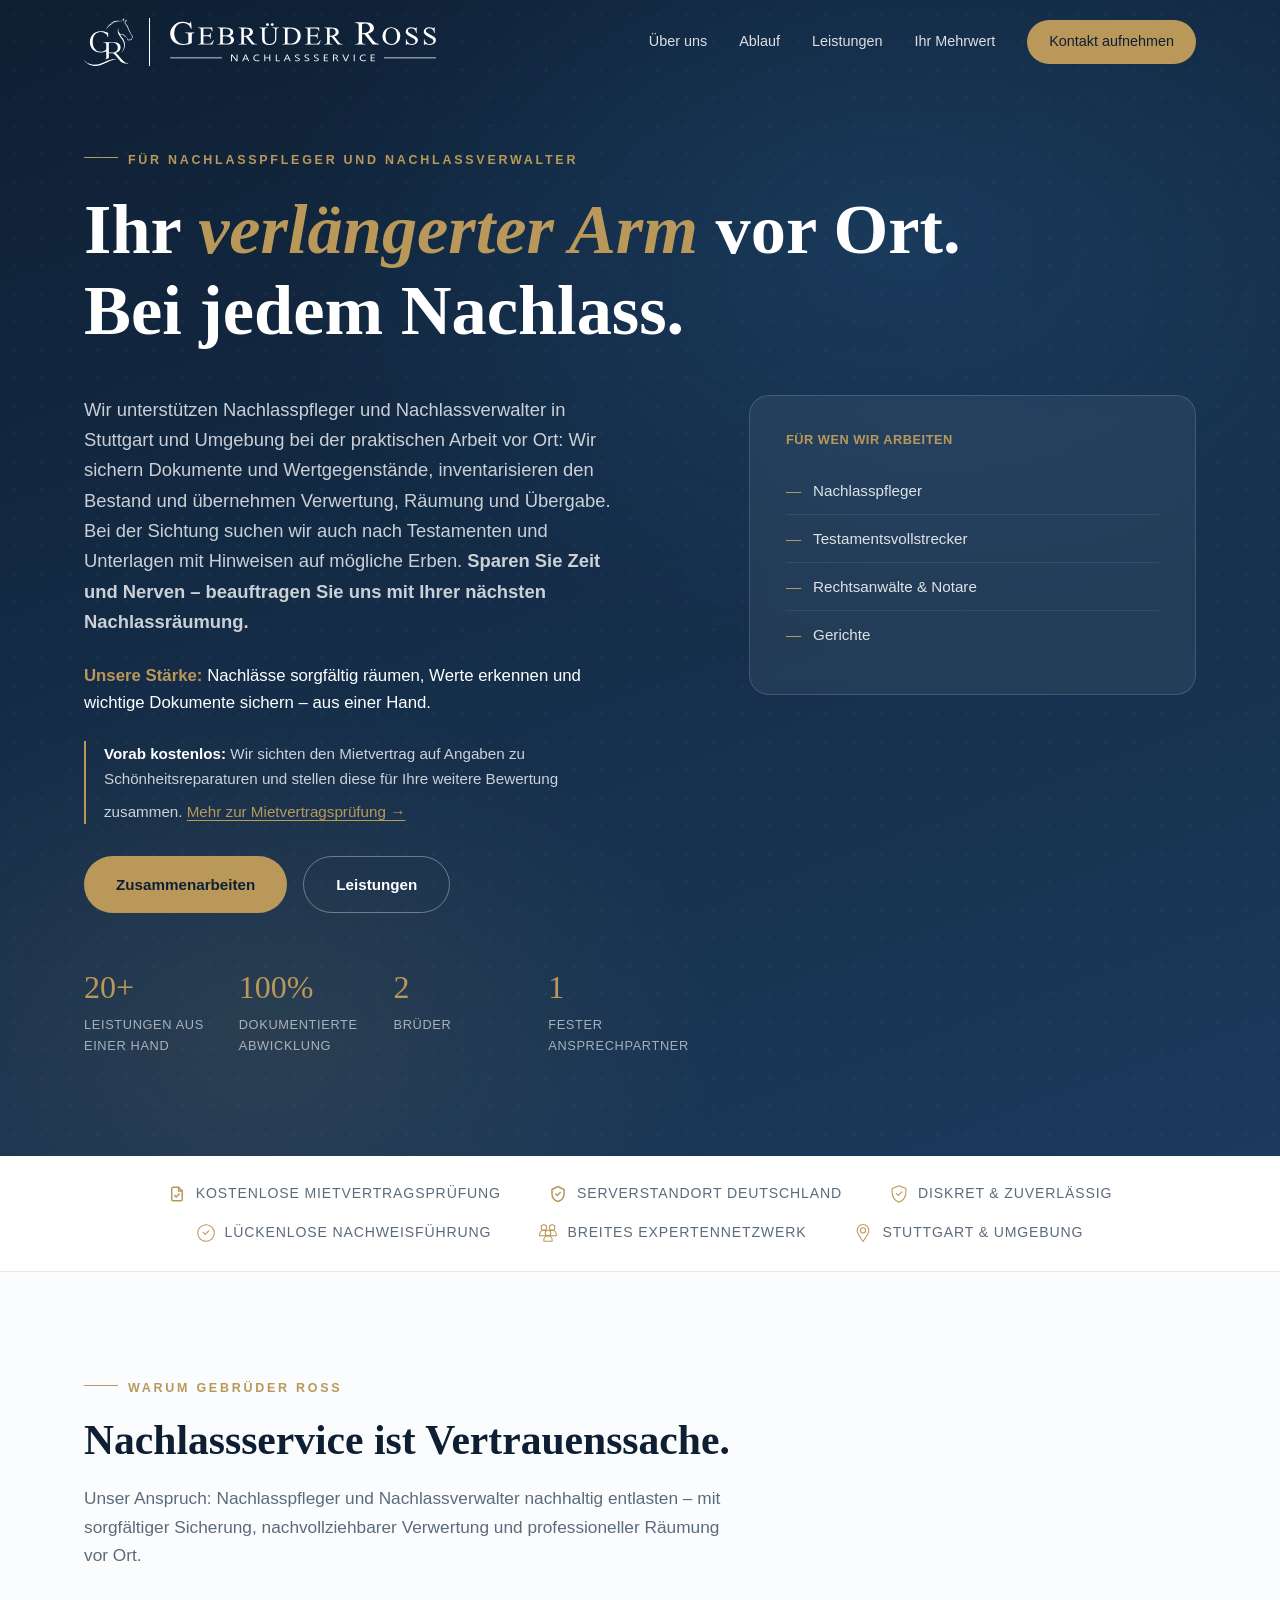
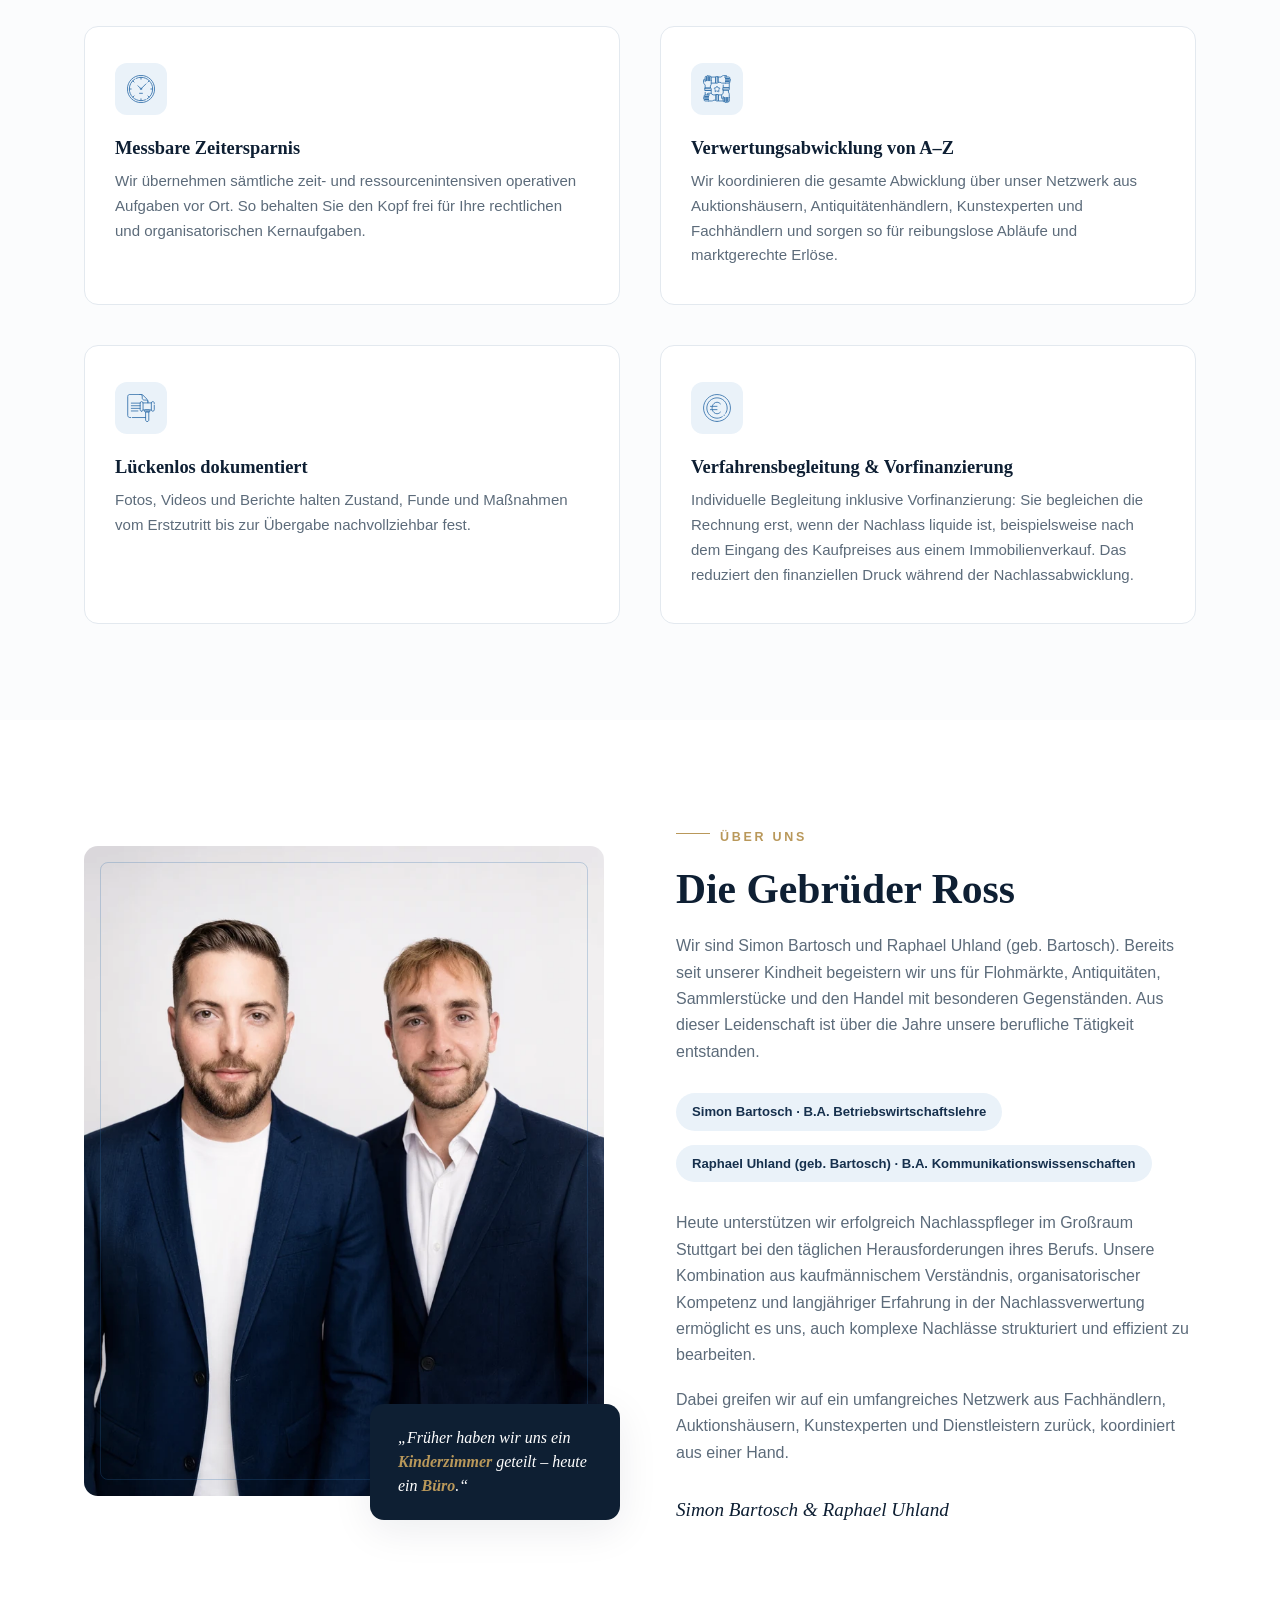
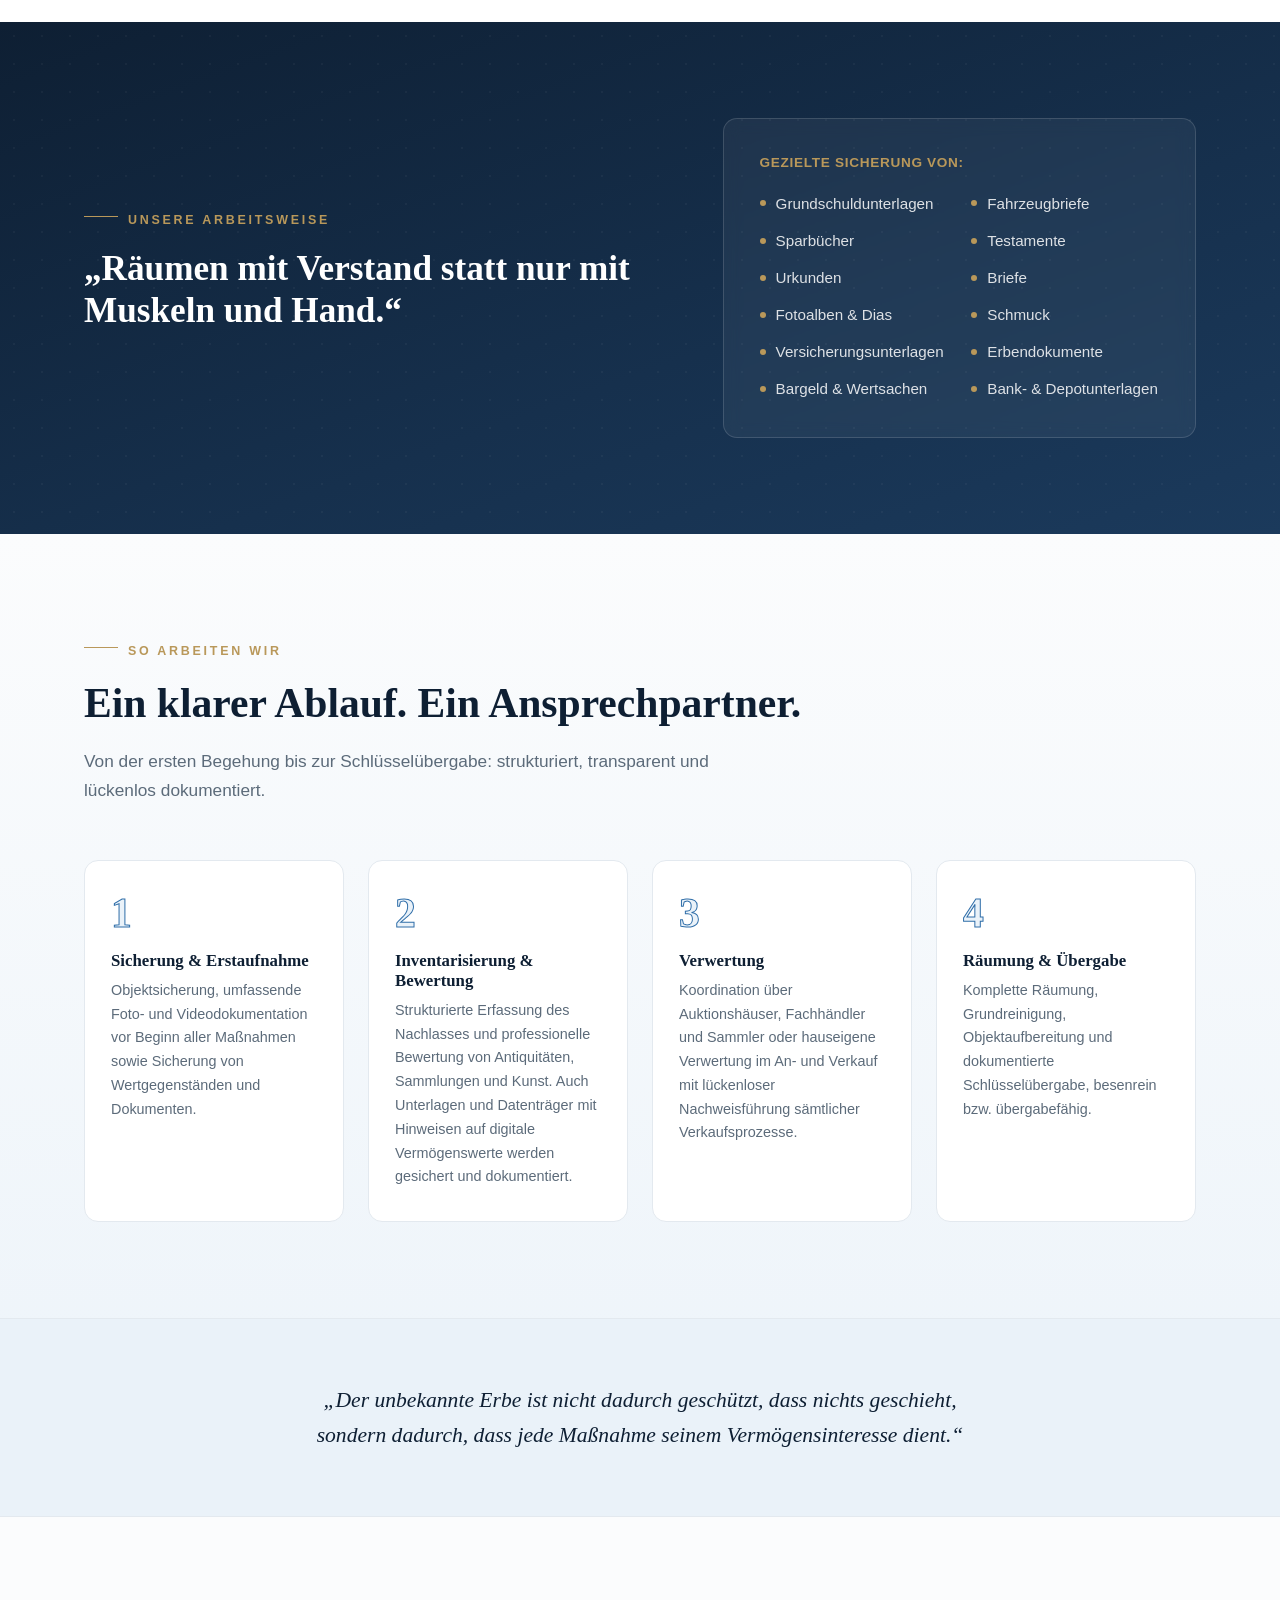
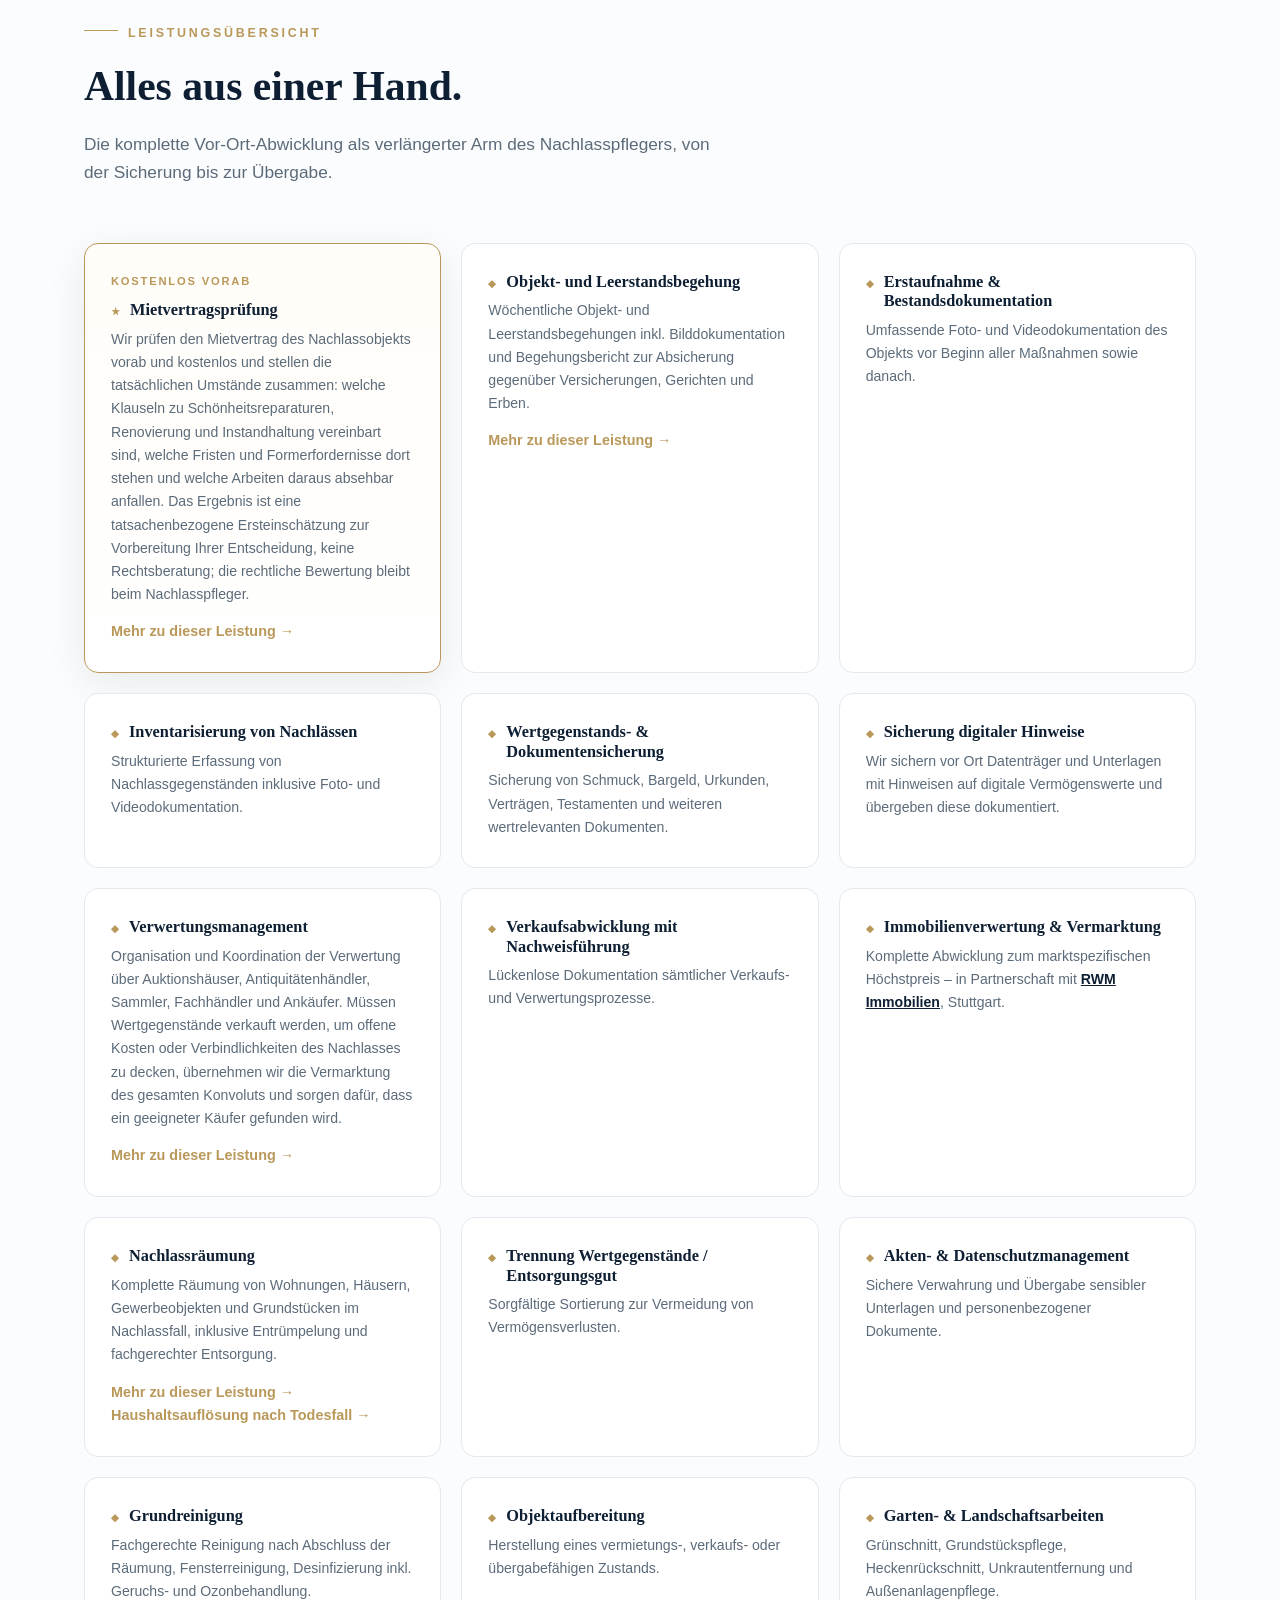
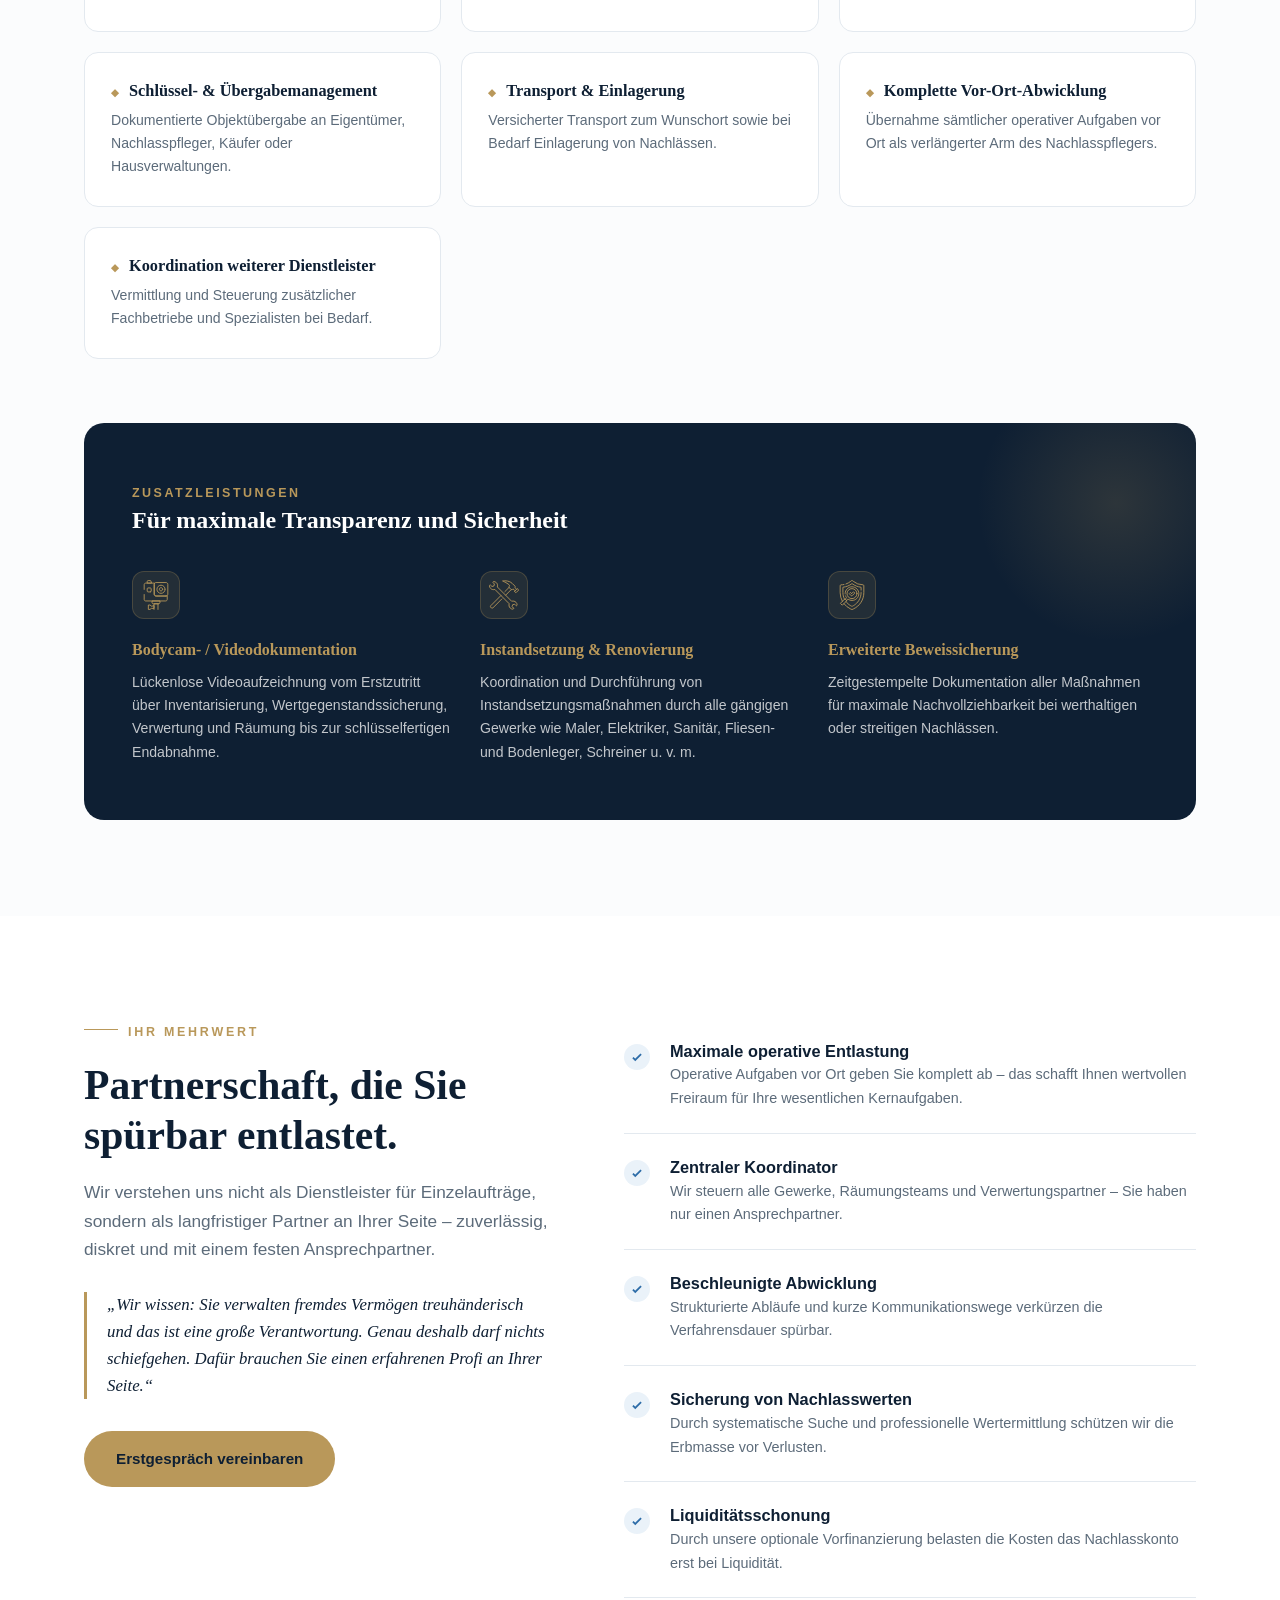
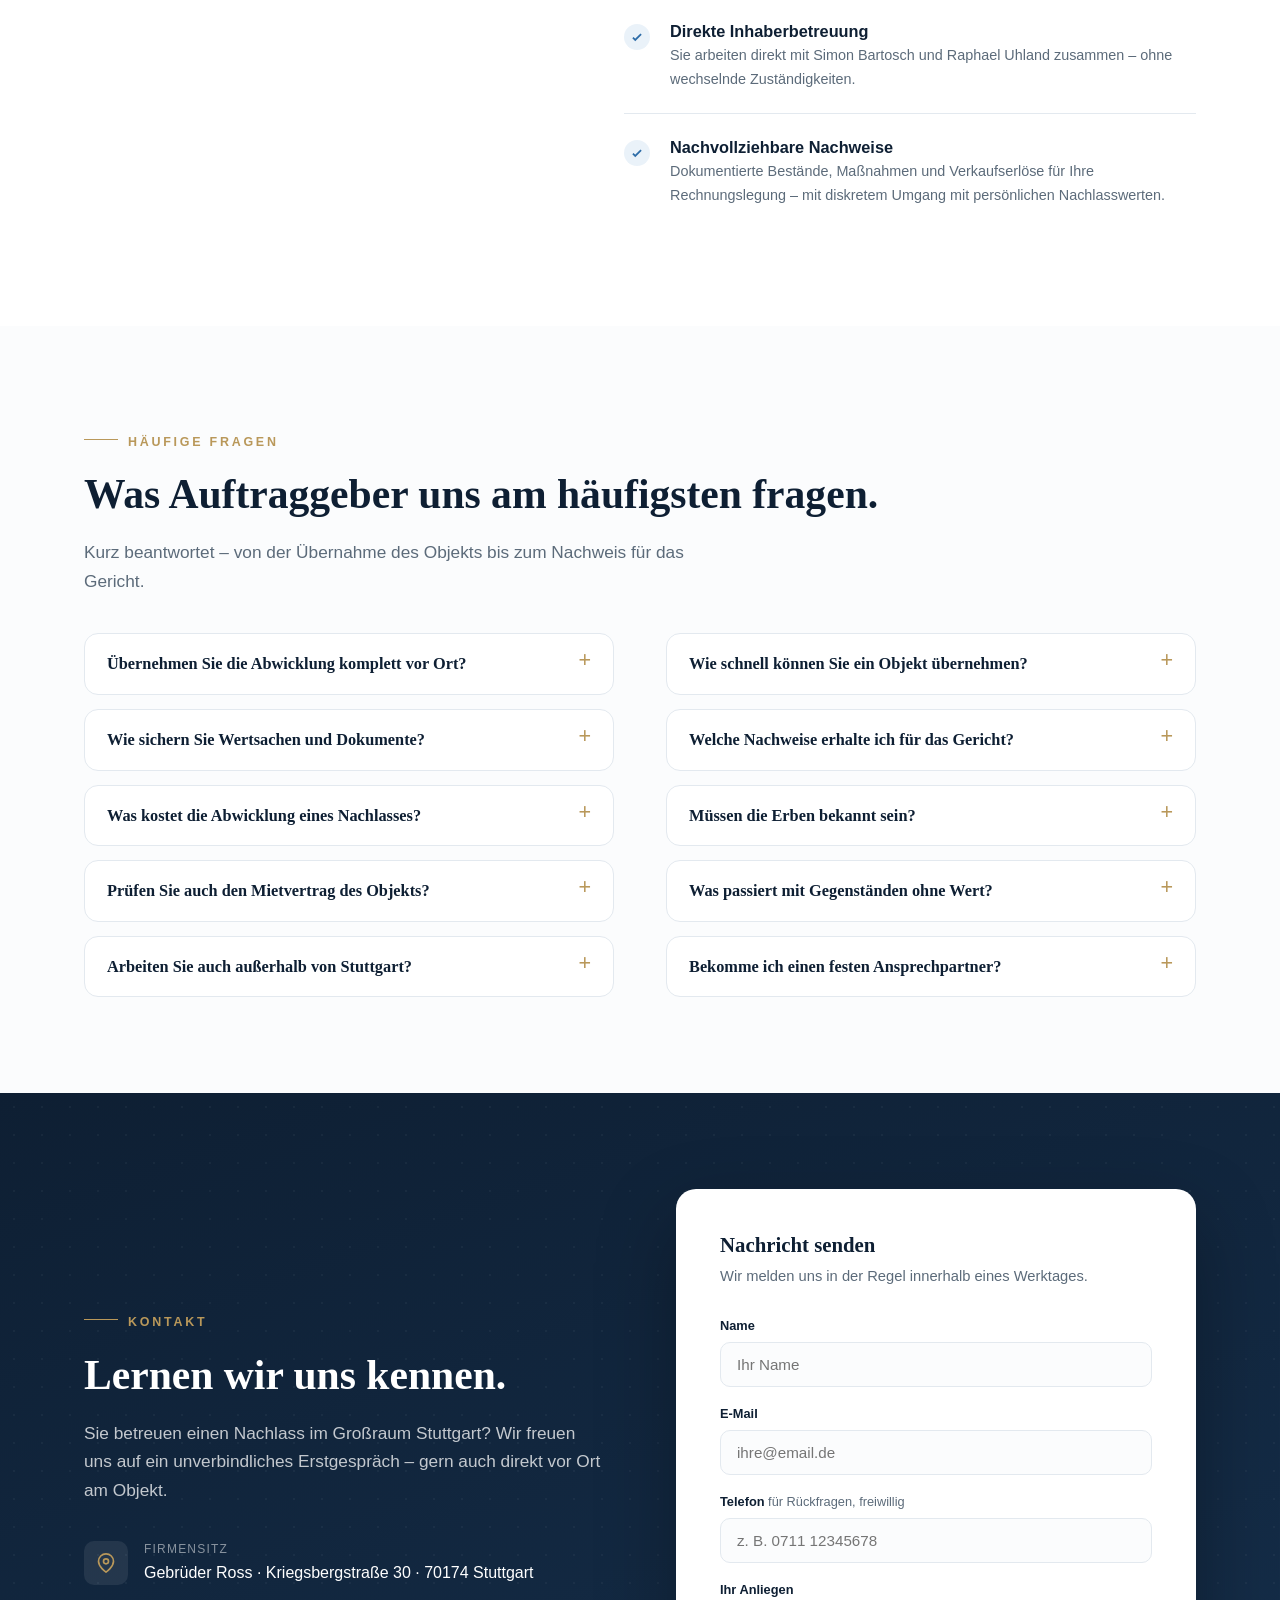
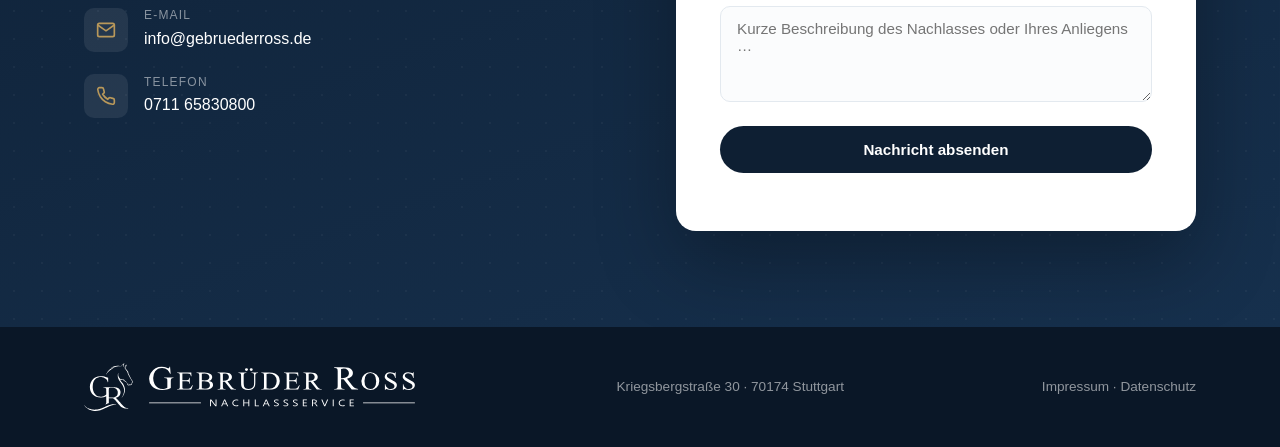
<file: index.html>
<!DOCTYPE html>
<html lang="de">
<head>
<meta charset="UTF-8">
<meta name="viewport" content="width=device-width, initial-scale=1.0">
<title>Nachlassservice für Nachlasspfleger in Stuttgart | Gebrüder Ross</title>
<meta name="description" content="Gebrüder Ross unterstützt Nachlasspfleger und Verwalter in Stuttgart: Dokumente und Werte sichern, inventarisieren, verwerten und räumen.">
<link rel="canonical" href="https://gebruederross.de/">

<!-- Favicon -->
<link rel="icon" href="/favicon.ico" sizes="any">
<link rel="icon" type="image/png" sizes="32x32" href="/favicon-32.png">
<link rel="icon" type="image/svg+xml" href="favicon.svg">
<link rel="apple-touch-icon" sizes="180x180" href="apple-touch-icon.png">

<!-- Open Graph / Social Media Preview -->
<meta property="og:type" content="website">
<meta property="og:url" content="https://gebruederross.de/">
<meta property="og:site_name" content="Gebrüder Ross">
<meta property="og:locale" content="de_DE">
<meta property="og:title" content="Nachlassservice für Nachlasspfleger in Stuttgart | Gebrüder Ross">
<meta property="og:description" content="Gebrüder Ross unterstützt Nachlasspfleger und Verwalter in Stuttgart: Dokumente und Werte sichern, inventarisieren, verwerten und räumen.">
<meta property="og:image" content="https://gebruederross.de/og-image-20260929.jpg">
<meta property="og:image:width" content="1200">
<meta property="og:image:height" content="630">
<meta property="og:image:alt" content="Gebrüder Ross: Nachlassservice in Stuttgart und Umgebung. Ihr verlängerter Arm. Bei jedem Nachlass vor Ort.">

<!-- Twitter Card -->
<meta name="twitter:card" content="summary_large_image">
<meta name="twitter:title" content="Nachlassservice für Nachlasspfleger in Stuttgart | Gebrüder Ross">
<meta name="twitter:description" content="Gebrüder Ross unterstützt Nachlasspfleger und Verwalter in Stuttgart: Dokumente und Werte sichern, inventarisieren, verwerten und räumen.">
<meta name="twitter:image" content="https://gebruederross.de/og-image-20260929.jpg">

<!-- Strukturierte Daten für Suchmaschinen und KI-Systeme -->
<script type="application/ld+json">
{
  "@context": "https://schema.org",
  "@type": "ProfessionalService",
  "name": "Gebrüder Ross",
  "description": "Gebrüder Ross unterstützt Nachlasspfleger und Verwalter in Stuttgart: Dokumente und Werte sichern, inventarisieren, verwerten und räumen.",
  "url": "https://gebruederross.de/",
  "image": "https://gebruederross.de/og-image-20260929.jpg",
  "telephone": "+49 711 65830800",
  "email": "info@gebruederross.de",
  "address": {
    "@type": "PostalAddress",
    "streetAddress": "Kriegsbergstraße 30",
    "postalCode": "70174",
    "addressLocality": "Stuttgart",
    "addressCountry": "DE"
  },
  "areaServed": { "@type": "City", "name": "Stuttgart" },
  "founder": [
    { "@type": "Person", "name": "Simon Bartosch" },
    { "@type": "Person", "name": "Raphael Uhland" }
  ],
  "knowsAbout": [
    "Operative Unterstützung für Nachlasspfleger und Nachlassverwalter",
    "Dokumenten- und Wertgegenstandssicherung",
    "Inventarisierung und Dokumentation",
    "Nachlassräumung",
    "Entrümpelung",
    "Nachlassverwertung",
    "Mietvertragsprüfung",
    "Haushaltsauflösung"
  ],
  "hasOfferCatalog": {
    "@type": "OfferCatalog",
    "name": "Nachlassservice für Nachlasspfleger und Nachlassverwalter",
    "itemListElement": [
      { "@type": "Offer", "itemOffered": { "@type": "Service", "name": "Mietvertragsprüfung" } },
      { "@type": "Offer", "itemOffered": { "@type": "Service", "name": "Objekt- und Leerstandsbegehung" } },
      { "@type": "Offer", "itemOffered": { "@type": "Service", "name": "Erstaufnahme und Bestandsdokumentation" } },
      { "@type": "Offer", "itemOffered": { "@type": "Service", "name": "Inventarisierung von Nachlässen" } },
      { "@type": "Offer", "itemOffered": { "@type": "Service", "name": "Wertgegenstands- und Dokumentensicherung" } },
      { "@type": "Offer", "itemOffered": { "@type": "Service", "name": "Sicherung digitaler Hinweise" } },
      { "@type": "Offer", "itemOffered": { "@type": "Service", "name": "Verwertungsmanagement" } },
      { "@type": "Offer", "itemOffered": { "@type": "Service", "name": "Verkaufsabwicklung mit Nachweisführung" } },
      { "@type": "Offer", "itemOffered": { "@type": "Service", "name": "Immobilienverwertung und Vermarktung" } },
      { "@type": "Offer", "itemOffered": { "@type": "Service", "name": "Nachlassräumung inklusive Entrümpelung" } },
      { "@type": "Offer", "itemOffered": { "@type": "Service", "name": "Trennung Wertgegenstände und Entsorgungsgut" } },
      { "@type": "Offer", "itemOffered": { "@type": "Service", "name": "Akten- und Datenschutzmanagement" } },
      { "@type": "Offer", "itemOffered": { "@type": "Service", "name": "Grundreinigung" } },
      { "@type": "Offer", "itemOffered": { "@type": "Service", "name": "Objektaufbereitung" } },
      { "@type": "Offer", "itemOffered": { "@type": "Service", "name": "Garten- und Landschaftsarbeiten" } },
      { "@type": "Offer", "itemOffered": { "@type": "Service", "name": "Schlüssel- und Übergabemanagement" } },
      { "@type": "Offer", "itemOffered": { "@type": "Service", "name": "Transport und Einlagerung" } },
      { "@type": "Offer", "itemOffered": { "@type": "Service", "name": "Komplette Vor-Ort-Abwicklung" } },
      { "@type": "Offer", "itemOffered": { "@type": "Service", "name": "Koordination weiterer Dienstleister" } }
    ]
  },
  "makesOffer": [
    {
      "@type": "Offer",
      "itemOffered": { "@type": "Service", "name": "Kostenlose Mietvertragsprüfung" }
    }
  ]
}
</script>

<!-- Strukturierte Daten: häufige Fragen (Spiegel des sichtbaren FAQ-Blocks) -->
<script type="application/ld+json">
{
  "@context": "https://schema.org",
  "@type": "FAQPage",
  "mainEntity": [
    {
      "@type": "Question",
      "name": "Übernehmen Sie die Abwicklung komplett vor Ort?",
      "acceptedAnswer": { "@type": "Answer", "text": "Ja. Wir übernehmen den gesamten Vorgang am Objekt: Sicherung, Inventarisierung, Dokumentation, Bewertung, Verwertung, Räumung und die dokumentierte Übergabe. Sie haben dabei durchgehend einen festen Ansprechpartner." }
    },
    {
      "@type": "Question",
      "name": "Wie schnell können Sie ein Objekt übernehmen?",
      "acceptedAnswer": { "@type": "Answer", "text": "Nach der Beauftragung in der Regel kurzfristig, bei dringenden Sicherungsmaßnahmen auch unmittelbar. Den konkreten Termin stimmen wir mit Ihnen ab." }
    },
    {
      "@type": "Question",
      "name": "Wie sichern Sie Wertsachen und Dokumente?",
      "acceptedAnswer": { "@type": "Answer", "text": "Alle Wertgegenstände und relevanten Unterlagen werden erfasst, in Inventarlisten geführt und mit Foto- und Videodokumentation belegt. Die Verwahrung erfolgt gesichert, die Übergabe gegen Nachweis." }
    },
    {
      "@type": "Question",
      "name": "Welche Nachweise erhalte ich für das Gericht?",
      "acceptedAnswer": { "@type": "Answer", "text": "Eine durchgehende Foto-, Video- und Berichtsdokumentation vom Erstzutritt bis zur Übergabe, ergänzt um Inventarlisten, Bewertungen und Verkaufsnachweise. Jede Maßnahme wird zeitlich festgehalten." }
    },
    {
      "@type": "Question",
      "name": "Was kostet die Abwicklung eines Nachlasses?",
      "acceptedAnswer": { "@type": "Answer", "text": "Das hängt von Größe, Zustand und Umfang des Objekts ab. Nach einer Begehung erhalten Sie ein Angebot mit festen Positionen. Auf Wunsch finanzieren wir vor, damit das Nachlasskonto nicht vorzeitig belastet wird." }
    },
    {
      "@type": "Question",
      "name": "Müssen die Erben bekannt sein?",
      "acceptedAnswer": { "@type": "Answer", "text": "Nein. Wir arbeiten im Auftrag des Nachlasspflegers oder Nachlassverwalters, auch solange die Erbfolge noch nicht geklärt ist." }
    },
    {
      "@type": "Question",
      "name": "Prüfen Sie auch den Mietvertrag des Objekts?",
      "acceptedAnswer": { "@type": "Answer", "text": "Ja, vorab und kostenlos. Wir stellen zusammen, welche Klauseln zu Schönheitsreparaturen, Renovierung und Instandhaltung vereinbart sind, welche Fristen gelten und welche Arbeiten daraus absehbar anfallen – als tatsachenbezogene Ersteinschätzung, nicht als Rechtsberatung." }
    },
    {
      "@type": "Question",
      "name": "Was passiert mit Gegenständen ohne Wert?",
      "acceptedAnswer": { "@type": "Answer", "text": "Wertgegenstände und Entsorgungsgut werden sorgfältig getrennt. Die Entsorgung erfolgt fachgerecht und wird dokumentiert." }
    },
    {
      "@type": "Question",
      "name": "Arbeiten Sie auch außerhalb von Stuttgart?",
      "acceptedAnswer": { "@type": "Answer", "text": "Wir sind im Großraum Stuttgart und in der umliegenden Region tätig, darüber hinaus nach Absprache." }
    },
    {
      "@type": "Question",
      "name": "Bekomme ich einen festen Ansprechpartner?",
      "acceptedAnswer": { "@type": "Answer", "text": "Ja. Sie arbeiten direkt mit Simon Bartosch und Raphael Uhland zusammen, ohne wechselnde Zuständigkeiten." }
    }
  ]
}
</script>

<!-- Reichweitenmessung: Umami, selbst betrieben, ohne Cookies (siehe Datenschutz) -->
<script defer src="https://umami-analytics-tj2z.srv1818128.hstgr.cloud/script.js" data-website-id="9d2228f3-3868-4384-9c7a-41784088270c"></script>

<script>document.documentElement.classList.add('js');</script>
<link rel="stylesheet" href="/assets/style.css?v=20261019b">
<meta property="og:image:type" content="image/jpeg">
<meta name="twitter:image:alt" content="Gebrüder Ross: Nachlassservice in Stuttgart und Umgebung. Ihr verlängerter Arm. Bei jedem Nachlass vor Ort.">
</head>
<body>

<nav id="nav">
  <div class="container nav-inner">
    <a href="#top" class="logo">
      <img src="logo-icon-clean.svg" alt="Gebrüder Ross Logo" class="logo-icon">
      <span class="logo-divider"></span>
      <img src="logo-text-clean.svg" alt="Gebrüder Ross" class="logo-text">
    </a>
    <button class="burger" id="burger" aria-label="Menü"><span></span><span></span><span></span></button>
    <div class="nav-links" id="navLinks">
      <a href="#ueber-uns">Über uns</a>
      <a href="#ablauf">Ablauf</a>
      <a href="#leistungen">Leistungen</a>
      <a href="#mehrwert">Ihr Mehrwert</a>
      <a href="#kontakt" class="nav-cta" data-umami-event="kontakt-aufnehmen">Kontakt aufnehmen</a>
    </div>
  </div>
</nav>

<!-- HERO -->
<header class="hero" id="top">
  <div class="container">
    <div class="hero-intro">
      <span class="eyebrow">Für Nachlasspfleger und Nachlassverwalter</span>
      <h1><span class="mobile-block">Ihr <em>verlängerter Arm</em><br class="mbr"> vor Ort.</span> <span class="mobile-block">Bei jedem Nachlass.</span></h1>
    </div>
    <div class="hero-grid">
      <div class="hero-left">
        <p class="sub">Wir unterstützen Nachlasspfleger und Nachlassverwalter in Stuttgart und Umgebung bei der praktischen Arbeit vor Ort: Wir sichern Dokumente und Wertgegenstände, inventarisieren den Bestand und übernehmen Verwertung, Räumung und Übergabe. Bei der Sichtung suchen wir auch nach Testamenten und Unterlagen mit Hinweisen auf mögliche Erben. <strong>Sparen Sie Zeit und Nerven – beauftragen Sie uns mit Ihrer nächsten Nachlassräumung.</strong></p>
        <p class="hero-strength"><strong>Unsere Stärke:</strong> Nachlässe sorgfältig räumen, Werte erkennen und wichtige Dokumente sichern – aus einer Hand.</p>
        <p class="hero-note"><strong>Vorab kostenlos:</strong> Wir sichten den Mietvertrag auf Angaben zu Schönheitsreparaturen und stellen diese für Ihre weitere Bewertung zusammen. <a href="/leistungen/mietvertragspruefung/">Mehr zur Mietvertragsprüfung&nbsp;→</a></p>
        <div class="btn-row">
          <a href="#kontakt" class="btn btn-gold" data-umami-event="cta-zusammenarbeiten">Zusammenarbeiten</a>
          <a href="#leistungen" class="btn btn-ghost" data-umami-event="cta-leistungen">Leistungen</a>
        </div>
        <div class="hero-stats">
          <div class="stat"><div class="num">20+</div><div class="lbl">Leistungen aus einer Hand</div></div>
          <div class="stat"><div class="num">100%</div><div class="lbl">dokumentierte Abwicklung</div></div>
          <div class="stat"><div class="num">2</div><div class="lbl">Brüder</div></div>
          <div class="stat"><div class="num">1</div><div class="lbl">fester Ansprechpartner</div></div>
        </div>
      </div>
      <aside class="hero-card">
        <h3>Für wen wir arbeiten</h3>
        <ul>
          <li>Nachlasspfleger</li>
          <li>Testamentsvollstrecker</li>
          <li>Rechtsanwälte &amp; Notare</li>
          <li>Gerichte</li>
        </ul>
      </aside>
    </div>
  </div>
</header>

<!-- TRUST BAR -->
<div class="trustbar">
  <div class="container">
    <span>
      <svg viewBox="0 0 24 24" fill="none" stroke="var(--gold)">
        <path d="M14 3H7a2 2 0 0 0-2 2v14a2 2 0 0 0 2 2h10a2 2 0 0 0 2-2V8z" stroke-width="2" stroke-linecap="round" stroke-linejoin="round"/>
        <path d="M14 3v5h5" stroke-width="2" stroke-linecap="round" stroke-linejoin="round"/>
        <path d="M9 14l2 2 4-4" stroke-width="2" stroke-linecap="round" stroke-linejoin="round"/>
      </svg>Kostenlose Mietvertrags&shy;prüfung
    </span>
    <span>
      <svg viewBox="0 0 24 24" fill="none" stroke="var(--gold)">
        <path d="M12 2l8 4v6c0 5-3.4 8.6-8 10-4.6-1.4-8-5-8-10V6z" stroke-width="2" stroke-linecap="round" stroke-linejoin="round"/>
        <path d="M9 12l2 2 4-4" stroke-width="2" stroke-linecap="round" stroke-linejoin="round"/>
      </svg>Server&shy;standort Deutschland
    </span>
    <span>
      <svg viewBox="0 0 682.667 682.667" fill="none" stroke="var(--gold)">
        <g transform="matrix(1.33333 0 0 -1.33333 0 682.667)">
          <path d="m0 0-196-81.377v-98.925C-196-308.326-118.531-423.62 0-472c118.53 48.38 196 163.674 196 291.698v98.925z" transform="translate(256 492)" stroke-width="30" stroke-linecap="round" stroke-linejoin="round" stroke-miterlimit="10"/>
          <path d="m0 0 55.894-55.894L156 44.211" transform="translate(178 271.894)" stroke-width="30" stroke-linecap="round" stroke-linejoin="round" stroke-miterlimit="10"/>
        </g>
      </svg>Diskret &amp; zuverlässig
    </span>
    <span>
      <svg viewBox="0 0 682.667 682.667" fill="none" stroke="var(--gold)">
        <g transform="matrix(1.33333 0 0 -1.33333 0 682.667)">
          <path d="M0 0c0-130.339-105.661-236-236-236S-472-130.339-472 0s105.661 236 236 236S0 130.339 0 0" transform="translate(492 256)" stroke-width="30" stroke-linecap="round" stroke-linejoin="round" stroke-miterlimit="10"/>
          <path d="m0 0 55.894-55.894L156 44.211" transform="translate(178 271.894)" stroke-width="30" stroke-linecap="round" stroke-linejoin="round" stroke-miterlimit="10"/>
        </g>
      </svg>Lückenlose Nachweis&shy;führung
    </span>
    <span>
      <svg viewBox="0 0 682.667 682.667" fill="none" stroke="var(--gold)">
        <g transform="matrix(1.33333 0 0 -1.33333 0 682.667)">
          <path d="M0 0c0-43.446-35.221-78.666-78.667-78.666S-157.334-43.446-157.334 0s35.221 78.667 78.667 78.667S0 43.446 0 0" transform="translate(452.667 413.333)" stroke-width="30" stroke-linecap="round" stroke-linejoin="round" stroke-miterlimit="10"/>
          <path d="M0 0c18.771 12.595 41.358 19.942 65.662 19.942 65.167 0 117.996-52.829 117.996-117.996v-39.338h-471.996" transform="translate(308.342 314.725)" stroke-width="30" stroke-linecap="round" stroke-linejoin="round" stroke-miterlimit="10"/>
          <path d="M0 0c0-43.446-35.221-78.666-78.667-78.666S-157.333-43.446-157.333 0s35.22 78.667 78.666 78.667S0 43.446 0 0" transform="translate(216.663 413.333)" stroke-width="30" stroke-linecap="round" stroke-linejoin="round" stroke-miterlimit="10"/>
          <path d="M0 0v39.338c0 65.167 52.829 117.996 117.996 117.996 24.303 0 46.889-7.348 65.66-19.941" transform="translate(20.004 177.333)" stroke-width="30" stroke-linecap="round" stroke-linejoin="round" stroke-miterlimit="10"/>
          <path d="M0 0c0-43.446-35.22-78.667-78.666-78.667-43.447 0-78.667 35.221-78.667 78.667s35.22 78.667 78.667 78.667C-35.22 78.667 0 43.446 0 0" transform="translate(334.67 256)" stroke-width="30" stroke-linecap="round" stroke-linejoin="round" stroke-miterlimit="10"/>
          <path d="M0 0v39.337c0 65.168-52.829 117.996-117.996 117.996h-.001c-65.167 0-117.996-52.828-117.996-117.996V0Z" transform="translate(374.004 20)" stroke-width="30" stroke-linecap="round" stroke-linejoin="round" stroke-miterlimit="10"/>
        </g>
      </svg>Breites Experten&shy;netzwerk
    </span>
    <span>
      <svg viewBox="0 0 682.667 682.667" fill="none" stroke="var(--gold)">
        <g transform="matrix(1.33333 0 0 -1.33333 0 682.667)">
          <path d="M0 0c-60 90-165 212-165 317 0 90.981 74.019 165 165 165s165-74.019 165-165C165 212 60 90 0 0" transform="translate(256 15)" stroke-width="30" stroke-linecap="round" stroke-linejoin="round" stroke-miterlimit="10"/>
          <path d="M0 0c-41.353 0-75 33.647-75 75s33.647 75 75 75 75-33.647 75-75S41.353 0 0 0" transform="translate(256 257)" stroke-width="30" stroke-linecap="round" stroke-linejoin="round" stroke-miterlimit="10"/>
        </g>
      </svg>Stuttgart &amp; Umgebung
    </span>
  </div>
</div>

<!-- VALUE PROPS -->
<section>
  <div class="container">
    <div class="reveal">
      <span class="eyebrow">Warum Gebrüder Ross</span>
      <h2 class="section-title">Nachlassservice ist Vertrauenssache.</h2>
      <p class="section-lead">Unser Anspruch: Nachlasspfleger und Nachlassverwalter nachhaltig entlasten – mit sorgfältiger Sicherung, nachvollziehbarer Verwertung und professioneller Räumung vor Ort.</p>
    </div>
    <div class="values-grid">
      <div class="value-card reveal">
        <div class="icon">
          <svg viewBox="0 0 682.667 682.667" fill="none" stroke="var(--blue)">
            <g transform="matrix(1.33333 0 0 -1.33333 0 682.667)">
              <path d="M0 0c0-137.243-111.257-248.5-248.5-248.5S-497-137.243-497 0s111.257 248.5 248.5 248.5S0 137.243 0 0Z" transform="translate(504.5 256)" stroke-width="15" stroke-linecap="butt" stroke-linejoin="miter" stroke-miterlimit="10"/>
              <path d="M0 0c-25.523-10.795-53.584-16.765-83.039-16.765-117.821 0-213.334 95.513-213.334 213.334 0 74.403 38.091 139.911 95.834 178.087" transform="translate(339.04 59.431)" stroke-width="15" stroke-linecap="round" stroke-linejoin="miter" stroke-miterlimit="10"/>
              <path d="M0 0c27.609 13.046 58.468 20.341 91.03 20.341 117.821 0 213.334-95.512 213.334-213.333 0-77.32-41.135-145.033-102.713-182.448" transform="translate(164.97 448.992)" stroke-width="15" stroke-linecap="round" stroke-linejoin="miter" stroke-miterlimit="10"/>
              <path d="M0 0v-32.938" transform="translate(256 468.333)" stroke-width="15" stroke-linecap="round" stroke-linejoin="round" stroke-miterlimit="10"/>
              <path d="m0 0-23.29-23.291" transform="translate(406.142 406.142)" stroke-width="15" stroke-linecap="round" stroke-linejoin="round" stroke-miterlimit="10"/>
              <path d="M0 0h-32.938" transform="translate(468.334 256)" stroke-width="15" stroke-linecap="round" stroke-linejoin="round" stroke-miterlimit="10"/>
              <path d="m0 0-23.29 23.291" transform="translate(406.142 105.858)" stroke-width="15" stroke-linecap="round" stroke-linejoin="round" stroke-miterlimit="10"/>
              <path d="M0 0v32.938" transform="translate(256 43.667)" stroke-width="15" stroke-linecap="round" stroke-linejoin="round" stroke-miterlimit="10"/>
              <path d="m0 0 23.29 23.291" transform="translate(105.858 105.858)" stroke-width="15" stroke-linecap="round" stroke-linejoin="round" stroke-miterlimit="10"/>
              <path d="M0 0h32.938" transform="translate(43.666 256)" stroke-width="15" stroke-linecap="round" stroke-linejoin="round" stroke-miterlimit="10"/>
              <path d="m0 0 23.29-23.291" transform="translate(105.858 406.142)" stroke-width="15" stroke-linecap="round" stroke-linejoin="round" stroke-miterlimit="10"/>
              <path d="M0 0c0-8.284-6.716-15-15-15S-30-8.284-30 0s6.716 15 15 15S0 8.284 0 0" transform="translate(271 258.893)" stroke-width="15" stroke-linecap="round" stroke-linejoin="round" stroke-miterlimit="10"/>
              <path d="m0 0-80.252-80.252" transform="translate(346.858 349.752)" stroke-width="15" stroke-linecap="round" stroke-linejoin="round" stroke-miterlimit="10"/>
              <path d="m0 0 45.447-45.447" transform="translate(199.946 314.946)" stroke-width="15" stroke-linecap="round" stroke-linejoin="round" stroke-miterlimit="10"/>
              <path d="M0 0h53" transform="translate(229.5 177)" stroke-width="15" stroke-linecap="round" stroke-linejoin="round" stroke-miterlimit="10"/>
            </g>
          </svg>
        </div>
        <h3>Messbare Zeitersparnis</h3>
        <p>Wir übernehmen sämtliche zeit- und ressourcenintensiven operativen Aufgaben vor Ort. So behalten Sie den Kopf frei für Ihre rechtlichen und organisatorischen Kernaufgaben.</p>
      </div>
      <div class="value-card reveal">
        <div class="icon">
          <svg viewBox="0 0 512 512" fill="none" stroke="var(--blue)" stroke-width="15" stroke-linecap="round" stroke-linejoin="round">
            <path d="M67.315 103.481V38.402c0-7.66-6.21-13.87-13.87-13.87h0c-7.66 0-13.87 6.21-13.87 13.87v65.079"/>
            <path d="M95.054 103.481V24.185c0-7.66-6.21-13.87-13.87-13.87h0c-7.66 0-13.87 6.21-13.87 13.87v79.296"/>
            <path d="M122.728 103.481V24.185c0-7.66-6.21-13.87-13.87-13.87h0c-7.66 0-13.87 6.21-13.87 13.87v79.296"/>
            <path d="M150.467 103.481V38.402c0-7.66-6.21-13.87-13.87-13.87h0c-7.66 0-13.87 6.21-13.87 13.87v65.079M150.467 103.481v57.566a44.26 44.26 0 0 1-5.158 20.732l-10.884 20.473 2.589 36.416H39.576M39.576 238.669v-54.615L17.34 156.195a35.6 35.6 0 0 1-7.776-22.207V92.957c0-8.382 6.866-15.139 15.247-15.004h0c8.192.132 14.765 6.81 14.765 15.004v29.495M39.576 238.669h99.376c6.359 0 11.514 5.155 11.514 11.514v31.38H39.576zM39.803 316.635l.337 47.375"/>
            <path d="M150.47 338.83v-57.27H39.58M397.226 411.334v65.079c0 7.66-6.21 13.87-13.87 13.87h0c-7.66 0-13.87-6.21-13.87-13.87v-65.079"/>
            <path d="M424.965 411.334v79.296c0 7.66-6.21 13.87-13.87 13.87h0c-7.66 0-13.87-6.21-13.87-13.87v-79.296"/>
            <path d="M452.639 411.334v79.296c0 7.66-6.21 13.87-13.87 13.87h0c-7.66 0-13.87-6.21-13.87-13.87v-79.296"/>
            <path d="M480.378 411.334v65.079c0 7.66-6.21 13.87-13.87 13.87h0c-7.66 0-13.87-6.21-13.87-13.87v-65.079"/>
            <path d="M480.378 411.335v-57.566a44.26 44.26 0 0 0-5.158-20.732l-10.884-20.473 2.589-36.416h-97.438"/>
            <path d="M369.487 276.147v54.615l-22.236 27.859a35.6 35.6 0 0 0-7.776 22.207v41.031c0 8.382 6.866 15.139 15.247 15.004h0c8.192-.132 14.765-6.81 14.765-15.004v-29.495M369.487 276.147h99.376c6.359 0 11.514-5.155 11.514-11.514v-31.38h-110.89zM480.38 147.32v85.93H369.49l.57-49.548M409.926 65.251h65.079c7.66 0 13.87-6.21 13.87-13.87v0c0-7.66-6.21-13.87-13.87-13.87h-65.079"/>
            <path d="M409.926 92.99h79.296c7.66 0 13.87-6.21 13.87-13.87v0c0-7.66-6.21-13.87-13.87-13.87h-79.296"/>
            <path d="M409.926 120.664h79.296c7.66 0 13.87-6.21 13.87-13.87v0c0-7.66-6.21-13.87-13.87-13.87h-79.296"/>
            <path d="M409.926 148.403h65.079c7.66 0 13.87-6.21 13.87-13.87v0c0-7.66-6.21-13.87-13.87-13.87h-65.079"/>
            <path d="M409.927 148.403H352.36a44.26 44.26 0 0 1-20.732-5.158l-20.473-10.884-36.416 2.589V37.512M274.739 37.512h54.615l27.859-22.236A35.6 35.6 0 0 1 379.42 7.5h41.031c8.382 0 15.139 6.866 15.004 15.247v0c-.132 8.192-6.81 14.765-15.004 14.765h-29.495M274.739 37.512v99.376c0 6.359-5.155 11.514-11.514 11.514h-31.38V37.512z"/>
            <path d="m150.46 38.07 81.39-.56V148.4h-81.38M102.074 391.747h-65.08c-7.66 0-13.87-6.21-13.87-13.87v0c0-7.66 6.21-13.87 13.87-13.87h65.079"/>
            <path d="M102.074 419.486H22.777c-7.66 0-13.87-6.21-13.87-13.87v0c0-7.66 6.21-13.87 13.87-13.87h79.296"/>
            <path d="M102.074 447.16H22.777c-7.66 0-13.87-6.21-13.87-13.87v0c0-7.66 6.21-13.87 13.87-13.87h79.296"/>
            <path d="M102.074 474.899h-65.08c-7.66 0-13.87-6.21-13.87-13.87v0c0-7.66 6.21-13.87 13.87-13.87h65.079"/>
            <path d="M102.073 474.899h57.566a44.26 44.26 0 0 0 20.732-5.158l20.473-10.884 36.416 2.589v-97.438M237.261 364.008h-54.615l-27.859-22.236a35.6 35.6 0 0 0-22.207-7.776H91.55c-8.382 0-15.139 6.866-15.004 15.247v0c.132 8.192 6.81 14.765 15.004 14.765h29.495M237.261 364.008v99.376c0 6.359 5.155 11.514 11.514 11.514h31.38v-110.89z"/>
            <path d="m343.49 364.42-63.34-.41V474.9h89.34M256 292.54l24.858 13.069c5.207 2.737 11.292-1.684 10.298-7.482l-4.747-27.68 20.111-19.603c4.212-4.106 1.888-11.26-3.933-12.106l-27.792-4.038-12.429-25.184c-2.603-5.275-10.125-5.275-12.729 0l-12.43 25.184-27.792 4.038c-5.821.846-8.146 8-3.933 12.106l20.111 19.603-4.747 27.68c-.994 5.798 5.091 10.219 10.298 7.482z"/>
          </svg>
        </div>
        <h3>Verwertungsabwicklung von A–Z</h3>
        <p>Wir koordinieren die gesamte Abwicklung über unser Netzwerk aus Auktionshäusern, Antiquitätenhändlern, Kunstexperten und Fachhändlern und sorgen so für reibungslose Abläufe und marktgerechte Erlöse.</p>
      </div>
      <div class="value-card reveal">
        <div class="icon">
          <svg viewBox="0 0 682.667 682.667" fill="none" stroke="var(--blue)">
            <g transform="matrix(1.33333 0 0 -1.33333 0 682.667)">
              <path d="M0 0v17.897A46.76 46.76 0 0 1-13.695 50.96l-76.199 76.199a46.76 46.76 0 0 1-33.063 13.695h-26.909" transform="translate(381.782 363.646)" stroke-width="15" stroke-linecap="round" stroke-linejoin="round" stroke-miterlimit="10"/>
              <path d="M0 0h-18.49C-39.15 0-55.9 16.75-55.9 37.41V385.1c0 20.66 16.75 37.41 37.41 37.41h200.05c15.1 0 27.35-12.25 27.35-27.35v-38.83c0-20.66 16.75-37.41 37.409-37.41h38.821c15.11 0 27.36-12.24 27.36-27.35v-24.49" transform="translate(69.28 81.99)" stroke-width="15" stroke-linecap="round" stroke-linejoin="round" stroke-miterlimit="10"/>
              <path d="M0 0h-240.95" transform="translate(340.23 81.99)" stroke-width="15" stroke-linecap="round" stroke-linejoin="round" stroke-miterlimit="10"/>
              <path d="M0 0h-161.729" transform="translate(240.177 345.021)" stroke-width="15" stroke-linecap="round" stroke-linejoin="round" stroke-miterlimit="10"/>
              <path d="M0 0h-161.729" transform="translate(240.177 297.271)" stroke-width="15" stroke-linecap="round" stroke-linejoin="round" stroke-miterlimit="10"/>
              <path d="M0 0h-161.729" transform="translate(240.177 249.51)" stroke-width="15" stroke-linecap="round" stroke-linejoin="round" stroke-miterlimit="10"/>
              <path d="M0 0h121.374" transform="translate(78.448 201.761)" stroke-width="15" stroke-linecap="round" stroke-linejoin="round" stroke-miterlimit="10"/>
              <path d="M0 0h-70.479c-9.787 0-17.719 7.933-17.719 17.719s7.933 17.719 17.719 17.719H0c9.785 0 17.719-7.933 17.719-17.719S9.785 0 0 0" transform="translate(404.635 185.481)" stroke-width="15" stroke-linecap="round" stroke-linejoin="round" stroke-miterlimit="10"/>
              <path d="M0 0c-16.107 0-29.166 13.058-29.166 29.166v148.815h58.332V29.166C29.166 13.058 16.108 0 0 0" transform="translate(369.394 7.5)" stroke-width="15" stroke-linecap="round" stroke-linejoin="round" stroke-miterlimit="10"/>
              <path d="M0 0h-151.753" transform="translate(445.272 220.92)" stroke-width="15" stroke-linecap="round" stroke-linejoin="round" stroke-miterlimit="10"/>
              <path d="M0 0h-151.753" transform="translate(445.272 349.075)" stroke-width="15" stroke-linecap="round" stroke-linejoin="round" stroke-miterlimit="10"/>
              <path d="M0 0v-84.85c0-14.75-11.97-26.72-26.72-26.72-14.76 0-26.73 11.97-26.73 26.72V38.84c0 14.76 11.97 26.72 26.73 26.72 7.38 0 14.06-2.99 18.89-7.82C-2.99 52.9 0 46.22 0 38.84V30" transform="translate(498.62 308)" stroke-width="15" stroke-linecap="round" stroke-linejoin="round" stroke-miterlimit="10"/>
              <path d="M0 0c-14.759 0-26.723 11.964-26.723 26.722v123.683c0 14.758 11.964 26.722 26.723 26.722s26.722-11.964 26.722-26.722V26.722C26.722 11.964 14.758 0 0 0" transform="translate(266.897 196.433)" stroke-width="15" stroke-linecap="round" stroke-linejoin="round" stroke-miterlimit="10"/>
            </g>
          </svg>
        </div>
        <h3>Lückenlos dokumentiert</h3>
        <p>Fotos, Videos und Berichte halten Zustand, Funde und Maßnahmen vom Erstzutritt bis zur Übergabe nachvollziehbar fest.</p>
      </div>
      <div class="value-card reveal">
        <div class="icon">
          <svg viewBox="0 0 682.667 682.667" fill="none" stroke="var(--blue)">
            <path d="M0 0h120" transform="matrix(1.33333 0 0 -1.33333 181.333 381.333)" stroke-width="15" stroke-linecap="round" stroke-linejoin="round" stroke-miterlimit="10"/>
            <path d="M0 0h120" transform="matrix(1.33333 0 0 -1.33333 181.333 301.333)" stroke-width="15" stroke-linecap="round" stroke-linejoin="round" stroke-miterlimit="10"/>
            <g transform="matrix(1.33333 0 0 -1.33333 0 682.667)">
              <path d="M0 0c-16.24-18.56-38.47-30-62.99-30-42.04 0-75.34 32.7-86.22 75a120.5 120.5 0 0 0-3.78 30c0 10.32 1.31 20.41 3.78 30 10.89 42.33 44.23 75 86.22 75 24.52 0 46.75-11.44 62.99-30" transform="translate(318.99 181)" stroke-width="15" stroke-linecap="round" stroke-linejoin="round" stroke-miterlimit="10"/>
              <path d="M0 0c-135.96 0-246 110.02-246 246 0 135.96 110.02 246 246 246 135.96 0 246-110.02 246-246C246 110.04 135.98 0 0 0" transform="translate(256 10)" stroke-width="15" stroke-linecap="round" stroke-linejoin="round" stroke-miterlimit="10"/>
              <path d="M0 0c-5.518 0-10 4.482-10 10s4.482 10 10 10 10-4.482 10-10S5.518 0 0 0" transform="translate(387 115)" fill="var(--blue)" stroke="none"/>
              <path d="M0 0c-28.042-16.968-60.903-26.741-96.003-26.741-102.56 0-186 83.44-186 186s83.44 186 186 186 186-83.44 186-186c0-35.1-9.773-67.961-26.742-96.004" transform="translate(352.003 96.741)" stroke-width="15" stroke-linecap="round" stroke-linejoin="round" stroke-miterlimit="10"/>
            </g>
          </svg>
        </div>
        <h3>Verfahrensbegleitung &amp; Vorfinanzierung</h3>
        <p>Individuelle Begleitung inklusive Vorfinanzierung: Sie begleichen die Rechnung erst, wenn der Nachlass liquide ist, beispielsweise nach dem Eingang des Kaufpreises aus einem Immobilienverkauf. Das reduziert den finanziellen Druck während der Nachlassabwicklung.</p>
      </div>
    </div>
  </div>
</section>

<!-- ABOUT -->
<section class="about" id="ueber-uns">
  <div class="container">
    <div class="about-visual reveal">
      <div class="portrait-frame">
        <!-- ⚡ Bolt Optimization: Lazy-load image below the fold to save bandwidth and improve LCP -->
        <img src="team-gebrueder-ross.webp" alt="Simon Bartosch &amp; Raphael Uhland (geb. Bartosch)" class="team-img" width="1200" height="944" loading="lazy" decoding="async">
      </div>
      <div class="about-badge"><div class="q">„Früher haben wir uns ein <b>Kinderzimmer</b> geteilt – heute ein <b>Büro</b>.“</div></div>
    </div>
    <div class="about-text reveal">
      <span class="eyebrow">Über uns</span>
      <h2 class="section-title">Die Gebrüder Ross</h2>
      <p>Wir sind Simon Bartosch und Raphael Uhland (geb. Bartosch). Bereits seit unserer Kindheit begeistern wir uns für Flohmärkte, Antiquitäten, Sammlerstücke und den Handel mit besonderen Gegenständen. Aus dieser Leidenschaft ist über die Jahre unsere berufliche Tätigkeit entstanden.</p>
      <div class="quals">
        <span class="qual">Simon Bartosch · B.A. Betriebswirtschaftslehre</span>
        <span class="qual">Raphael Uhland (geb. Bartosch) · B.A. Kommunikationswissenschaften</span>
      </div>
      <p>Heute unterstützen wir erfolgreich Nachlasspfleger im Großraum Stuttgart bei den täglichen Herausforderungen ihres Berufs. Unsere Kombination aus kaufmännischem Verständnis, organisatorischer Kompetenz und langjähriger Erfahrung in der Nachlassverwertung ermöglicht es uns, auch komplexe Nachlässe strukturiert und effizient zu bearbeiten.</p>
      <p>Dabei greifen wir auf ein umfangreiches Netzwerk aus Fachhändlern, Auktionshäusern, Kunstexperten und Dienstleistern zurück, koordiniert aus einer Hand.</p>
      <div class="signature">Simon Bartosch &amp; Raphael Uhland</div>
    </div>
  </div>
</section>

<!-- PHILOSOPHY / CLEARING BANNER -->
<section class="philosophy">
  <div class="container">
    <div class="philosophy-grid">
      <div class="philosophy-text reveal">
        <span class="eyebrow" style="color: var(--gold);">Unsere Arbeitsweise</span>
        <h2>„Räumen mit Verstand statt nur mit Muskeln und Hand.“</h2>
      </div>
      <div class="philosophy-list reveal">
        <h3>Gezielte Sicherung von:</h3>
        <ul class="doc-list">
          <li>Grundschuldunterlagen</li>
          <li>Fahrzeugbriefe</li>
          <li>Sparbücher</li>
          <li>Testamente</li>
          <li>Urkunden</li>
          <li>Briefe</li>
          <li>Fotoalben &amp; Dias</li>
          <li>Schmuck</li>
          <li>Versicherungsunterlagen</li>
          <li>Erbendokumente</li>
          <li>Bargeld &amp; Wertsachen</li>
          <li>Bank- &amp; Depotunterlagen</li>
        </ul>
      </div>
    </div>
  </div>
</section>

<!-- PROCESS -->
<section class="process" id="ablauf">
  <div class="container">
    <div class="reveal">
      <span class="eyebrow">So arbeiten wir</span>
      <h2 class="section-title">Ein klarer Ablauf. Ein Ansprechpartner.</h2>
      <p class="section-lead">Von der ersten Begehung bis zur Schlüsselübergabe: strukturiert, transparent und lückenlos dokumentiert.</p>
    </div>
    <details class="fold" open>
      <summary>Alle 4 Schritte anzeigen</summary>
      <div class="steps">
      <div class="step reveal"><h3>Sicherung &amp; Erstaufnahme</h3><p>Objektsicherung, umfassende Foto- und Videodokumentation vor Beginn aller Maßnahmen sowie Sicherung von Wertgegenständen und Dokumenten.</p></div>
      <div class="step reveal"><h3>Inventarisierung &amp; Bewertung</h3><p>Strukturierte Erfassung des Nachlasses und professionelle Bewertung von Antiquitäten, Sammlungen und Kunst. Auch Unterlagen und Datenträger mit Hinweisen auf digitale Vermögenswerte werden gesichert und dokumentiert.</p></div>
      <div class="step reveal"><h3>Verwertung</h3><p>Koordination über Auktionshäuser, Fachhändler und Sammler oder hauseigene Verwertung im An- und Verkauf mit lückenloser Nachweisführung sämtlicher Verkaufsprozesse.</p></div>
      <div class="step reveal"><h3>Räumung &amp; Übergabe</h3><p>Komplette Räumung, Grundreinigung, Objektaufbereitung und dokumentierte Schlüsselübergabe, besenrein bzw. übergabefähig.</p></div>
      </div>
    </details>
  </div>
</section>

<!-- QUOTE BANNER -->
<div class="quote-banner reveal">
  <div class="container" style="max-width: 800px;">
    <blockquote>„Der unbekannte Erbe ist nicht dadurch geschützt, dass nichts geschieht, sondern dadurch, dass jede Maßnahme seinem Vermögensinteresse dient.“</blockquote>
  </div>
</div>

<!-- SERVICES -->
<section class="services" id="leistungen">
  <div class="container">
    <div class="reveal">
      <span class="eyebrow">Leistungsübersicht</span>
      <h2 class="section-title">Alles aus einer Hand.</h2>
      <p class="section-lead">Die komplette Vor-Ort-Abwicklung als verlängerter Arm des Nachlasspflegers, von der Sicherung bis zur Übergabe.</p>
    </div>
    <div class="grid">
      <details class="svc-acc featured reveal" open data-umami-event="leistung-geklickt" data-umami-event-leistung="Mietvertragsprüfung">
        <summary><span class="usp-tag">Kostenlos vorab</span><h3>Mietvertragsprüfung</h3></summary>
        <div class="acc-body"><p>Wir prüfen den Mietvertrag des Nachlassobjekts vorab und kostenlos und stellen die tatsächlichen Umstände zusammen: welche Klauseln zu Schönheitsreparaturen, Renovierung und Instandhaltung vereinbart sind, welche Fristen und Formerfordernisse dort stehen und welche Arbeiten daraus absehbar anfallen. Das Ergebnis ist eine tatsachenbezogene Ersteinschätzung zur Vorbereitung Ihrer Entscheidung, keine Rechtsberatung; die rechtliche Bewertung bleibt beim Nachlasspfleger.</p><p class="more"><a href="/leistungen/mietvertragspruefung/">Mehr zu dieser Leistung →</a></p></div>
      </details>
      <details class="svc-acc reveal" open data-umami-event="leistung-geklickt" data-umami-event-leistung="Objekt- und Leerstandsbegehung">
        <summary><h3>Objekt- und Leerstandsbegehung</h3></summary>
        <div class="acc-body"><p>Wöchentliche Objekt- und Leerstandsbegehungen inkl. Bilddokumentation und Begehungsbericht zur Absicherung gegenüber Versicherungen, Gerichten und Erben.</p><p class="more"><a href="/leistungen/objektbegehung-und-leerstandsbetreuung/">Mehr zu dieser Leistung →</a></p></div>
      </details>
      <details class="svc-acc reveal" open data-umami-event="leistung-geklickt" data-umami-event-leistung="Erstaufnahme und Bestandsdokumentation">
        <summary><h3>Erstaufnahme &amp; Bestandsdokumentation</h3></summary>
        <div class="acc-body"><p>Umfassende Foto- und Videodokumentation des Objekts vor Beginn aller Maßnahmen sowie danach.</p></div>
      </details>
      <details class="svc-acc reveal" open data-umami-event="leistung-geklickt" data-umami-event-leistung="Inventarisierung von Nachlässen">
        <summary><h3>Inventarisierung von Nachlässen</h3></summary>
        <div class="acc-body"><p>Strukturierte Erfassung von Nachlassgegenständen inklusive Foto- und Videodokumentation.</p></div>
      </details>
      <details class="svc-acc reveal" open data-umami-event="leistung-geklickt" data-umami-event-leistung="Wertgegenstands- und Dokumentensicherung">
        <summary><h3>Wertgegenstands- &amp; Dokumentensicherung</h3></summary>
        <div class="acc-body"><p>Sicherung von Schmuck, Bargeld, Urkunden, Verträgen, Testamenten und weiteren wertrelevanten Dokumenten.</p></div>
      </details>
      <details class="svc-acc reveal" open data-umami-event="leistung-geklickt" data-umami-event-leistung="Sicherung digitaler Hinweise">
        <summary><h3>Sicherung digitaler Hinweise</h3></summary>
        <div class="acc-body"><p>Wir sichern vor Ort Datenträger und Unterlagen mit Hinweisen auf digitale Vermögenswerte und übergeben diese dokumentiert.</p></div>
      </details>
      <details class="svc-acc reveal" open data-umami-event="leistung-geklickt" data-umami-event-leistung="Verwertungsmanagement">
        <summary><h3>Verwertungsmanagement</h3></summary>
        <div class="acc-body"><p>Organisation und Koordination der Verwertung über Auktionshäuser, Antiquitätenhändler, Sammler, Fachhändler und Ankäufer. Müssen Wertgegenstände verkauft werden, um offene Kosten oder Verbindlichkeiten des Nachlasses zu decken, übernehmen wir die Vermarktung des gesamten Konvoluts und sorgen dafür, dass ein geeigneter Käufer gefunden wird.</p><p class="more"><a href="/leistungen/nachlassverwertung/">Mehr zu dieser Leistung →</a></p></div>
      </details>
      <details class="svc-acc reveal" open data-umami-event="leistung-geklickt" data-umami-event-leistung="Verkaufsabwicklung mit Nachweisführung">
        <summary><h3>Verkaufsabwicklung mit Nachweisführung</h3></summary>
        <div class="acc-body"><p>Lückenlose Dokumentation sämtlicher Verkaufs- und Verwertungsprozesse.</p></div>
      </details>
      <details class="svc-acc reveal" open data-umami-event="leistung-geklickt" data-umami-event-leistung="Immobilienverwertung und Vermarktung">
        <summary><h3>Immobilienverwertung &amp; Vermarktung</h3></summary>
        <div class="acc-body"><p>Komplette Abwicklung zum marktspezifischen Höchstpreis – in Partnerschaft mit <a href="https://rwm-immobilien.de" target="_blank" rel="noopener" style="color: var(--navy); font-weight: 700; text-decoration: underline;">RWM Immobilien</a>, Stuttgart.</p></div>
      </details>
      <details class="svc-acc reveal" open data-umami-event="leistung-geklickt" data-umami-event-leistung="Nachlassräumung">
        <summary><h3>Nachlassräumung</h3></summary>
        <div class="acc-body"><p>Komplette Räumung von Wohnungen, Häusern, Gewerbeobjekten und Grundstücken im Nachlassfall, inklusive Entrümpelung und fachgerechter Entsorgung.</p><p class="more"><a href="/leistungen/nachlassraeumung-stuttgart/">Mehr zu dieser Leistung →</a> <a href="/leistungen/haushaltsaufloesung-nach-todesfall/">Haushaltsauflösung nach Todesfall →</a></p></div>
      </details>
      <details class="svc-acc reveal" open data-umami-event="leistung-geklickt" data-umami-event-leistung="Trennung Wertgegenstände / Entsorgungsgut">
        <summary><h3>Trennung Wertgegenstände / Entsorgungsgut</h3></summary>
        <div class="acc-body"><p>Sorgfältige Sortierung zur Vermeidung von Vermögensverlusten.</p></div>
      </details>
      <details class="svc-acc reveal" open data-umami-event="leistung-geklickt" data-umami-event-leistung="Akten- und Datenschutzmanagement">
        <summary><h3>Akten- &amp; Datenschutzmanagement</h3></summary>
        <div class="acc-body"><p>Sichere Verwahrung und Übergabe sensibler Unterlagen und personenbezogener Dokumente.</p></div>
      </details>
      <details class="svc-acc reveal" open data-umami-event="leistung-geklickt" data-umami-event-leistung="Grundreinigung">
        <summary><h3>Grundreinigung</h3></summary>
        <div class="acc-body"><p>Fachgerechte Reinigung nach Abschluss der Räumung, Fensterreinigung, Desinfizierung inkl. Geruchs- und Ozonbehandlung.</p></div>
      </details>
      <details class="svc-acc reveal" open data-umami-event="leistung-geklickt" data-umami-event-leistung="Objektaufbereitung">
        <summary><h3>Objektaufbereitung</h3></summary>
        <div class="acc-body"><p>Herstellung eines vermietungs-, verkaufs- oder übergabefähigen Zustands.</p></div>
      </details>
      <details class="svc-acc reveal" open data-umami-event="leistung-geklickt" data-umami-event-leistung="Garten- und Landschaftsarbeiten">
        <summary><h3>Garten- &amp; Landschaftsarbeiten</h3></summary>
        <div class="acc-body"><p>Grünschnitt, Grundstückspflege, Heckenrückschnitt, Unkrautentfernung und Außenanlagenpflege.</p></div>
      </details>
      <details class="svc-acc reveal" open data-umami-event="leistung-geklickt" data-umami-event-leistung="Schlüssel- und Übergabemanagement">
        <summary><h3>Schlüssel- &amp; Übergabemanagement</h3></summary>
        <div class="acc-body"><p>Dokumentierte Objektübergabe an Eigentümer, Nachlasspfleger, Käufer oder Hausverwaltungen.</p></div>
      </details>
      <details class="svc-acc reveal" open data-umami-event="leistung-geklickt" data-umami-event-leistung="Transport und Einlagerung">
        <summary><h3>Transport &amp; Einlagerung</h3></summary>
        <div class="acc-body"><p>Versicherter Transport zum Wunschort sowie bei Bedarf Einlagerung von Nachlässen.</p></div>
      </details>
      <details class="svc-acc reveal" open data-umami-event="leistung-geklickt" data-umami-event-leistung="Komplette Vor-Ort-Abwicklung">
        <summary><h3>Komplette Vor-Ort-Abwicklung</h3></summary>
        <div class="acc-body"><p>Übernahme sämtlicher operativer Aufgaben vor Ort als verlängerter Arm des Nachlasspflegers.</p></div>
      </details>
      <details class="svc-acc reveal" open data-umami-event="leistung-geklickt" data-umami-event-leistung="Koordination weiterer Dienstleister">
        <summary><h3>Koordination weiterer Dienstleister</h3></summary>
        <div class="acc-body"><p>Vermittlung und Steuerung zusätzlicher Fachbetriebe und Spezialisten bei Bedarf.</p></div>
      </details>
      </div>

    <div class="addons reveal">
      <span class="tag">Zusatzleistungen</span>
      <h3>Für maximale Transparenz und Sicherheit</h3>
      <details class="fold fold-dark" open>
        <summary>Zusatzleistungen anzeigen</summary>
        <div class="addons-grid">
        <div class="addon">
          <div class="addon-icon">
            <svg viewBox="0 0 682.667 682.667" fill="none" stroke="var(--gold)">
              <g transform="matrix(1.33333 0 0 -1.33333 0 682.667)">
                <path d="M0 0v-83.212c0-14.594 11.828-26.422 26.422-26.422h340.749c14.594 0 26.422 11.828 26.422 26.422v66.805a31.89 31.89 0 0 0-22.058-8.814H203.386c-17.694 0-32.031 14.347-32.031 32.04v166.08a31.9 31.9 0 0 0 8.879 22.133H26.422C11.828 195.032 0 183.204 0 168.61V87.515" transform="translate(54.213 263.795)" fill="none" stroke="var(--gold)" stroke-width="15" stroke-linecap="round" stroke-linejoin="round" stroke-miterlimit="10"/>
                <path d="M0 0h-168.147c-17.693 0-32.037 14.343-32.037 32.036V198.12c0 17.693 14.344 32.036 32.037 32.036H0c17.692 0 32.036-14.343 32.036-32.036V32.036C32.036 14.343 17.692 0 0 0" transform="translate(425.751 238.58)" fill="none" stroke="var(--gold)" stroke-width="15" stroke-linecap="round" stroke-linejoin="round" stroke-miterlimit="10"/>
                <path d="M0 0c0-38.438-31.159-69.597-69.598-69.597-38.437 0-69.596 31.159-69.596 69.597s31.159 69.598 69.596 69.598C-31.159 69.598 0 38.438 0 0" transform="translate(411.274 353.657)" fill="none" stroke="var(--gold)" stroke-width="15" stroke-linecap="round" stroke-linejoin="round" stroke-miterlimit="10"/>
                <path d="M0 0c0-15.463-12.535-27.998-27.999-27.998S-55.997-15.463-55.997 0s12.535 27.999 27.998 27.999S0 15.463 0 0" transform="translate(369.676 353.657)" fill="none" stroke="var(--gold)" stroke-width="15" stroke-linecap="round" stroke-linejoin="round" stroke-miterlimit="10"/>
                <path d="M0 0h-40.058c-7.719 0-13.977 6.258-13.977 13.978v40.058c0 7.72 6.258 13.978 13.977 13.978H0c7.721 0 13.979-6.258 13.979-13.978V13.978C13.979 6.258 7.721 0 0 0" transform="translate(159.644 308.471)" fill="none" stroke="var(--gold)" stroke-width="15" stroke-linecap="round" stroke-linejoin="round" stroke-miterlimit="10"/>
                <path d="M0 0h-68.014v27.321c0 8.755 7.097 15.851 15.851 15.851h36.312C-7.097 43.172 0 36.076 0 27.321Z" transform="translate(173.622 458.828)" fill="none" stroke="var(--gold)" stroke-width="15" stroke-linecap="round" stroke-linejoin="round" stroke-miterlimit="10"/>
                <path d="M0 0h-91.234c-12.217 0-22.12 9.904-22.12 22.121v25.995H22.12V22.121C22.12 9.904 12.217 0 0 0" transform="translate(301.617 106.045)" fill="none" stroke="var(--gold)" stroke-width="15" stroke-linecap="round" stroke-linejoin="round" stroke-miterlimit="10"/>
                <path d="M0 0v96.035h68.137V0" transform="translate(221.932 10.01)" fill="none" stroke="var(--gold)" stroke-width="15" stroke-linecap="round" stroke-linejoin="round" stroke-miterlimit="10"/>
                <path d="m0 0-24.195 17.41h-27.909v-75.095h27.909L0-40.275h44.316V0Z" transform="translate(177.615 67.685)" fill="none" stroke="var(--gold)" stroke-width="15" stroke-linecap="round" stroke-linejoin="round" stroke-miterlimit="10"/>
              </g>
            </svg>
          </div>
          <h4>Bodycam- / Videodokumentation</h4>
          <p>Lückenlose Videoaufzeichnung vom Erstzutritt über Inventarisierung, Wertgegenstandssicherung, Verwertung und Räumung bis zur schlüsselfertigen Endabnahme.</p>
        </div>
        <div class="addon">
          <div class="addon-icon">
            <svg viewBox="0 0 512 512" fill="none" stroke="var(--gold)" stroke-width="15" stroke-linecap="round" stroke-linejoin="round" stroke-miterlimit="10">
              <path d="m270.803 198.081 71.159-71.159M218.422 324.177 65.531 477.068c-6.785 6.785-17.786 6.785-24.572 0l-12.286-12.286c-6.785-6.785-6.785-17.786 0-24.572l172.643-172.643M378.82 163.78l-93.36 93.359M470.963 157.637l-21.124-21.124a22.93 22.93 0 0 1-3.449-28.017l.001-.002-49.143-49.144c-61.429-61.429-165.859-43-165.859-43s67.234 28.814 112.531 65.212c7.133 5.731 8.407 16.106 3.089 23.552l-2.635 3.688a17.375 17.375 0 0 0 1.853 22.385l28.328 28.328a17.376 17.376 0 0 0 22.385 1.853l.88-.629c9.123-6.516 21.62-5.482 29.548 2.446l19.024 19.024"/>
              <path d="m439.775 200.163 13.234 13.234a8.017 8.017 0 0 0 11.338 0l37.806-37.806a8.017 8.017 0 0 0 0-11.338l-13.234-13.234a8.017 8.017 0 0 0-11.338 0l-37.806 37.806a8.017 8.017 0 0 0 0 11.338M416.63 477.143l-22.075-22.075 8.901-33.221 33.221-8.902 22.075 22.075c8.084 8.084 21.632 1.791 21.082-9.629-.8-16.609-7.525-32.977-20.215-45.667-19.593-19.593-47.952-24.964-72.432-16.269L142.286 118.554c8.695-24.481 3.324-52.84-16.269-72.432-12.69-12.69-29.057-19.414-45.667-20.215-11.42-.55-17.714 12.998-9.629 21.082l22.075 22.075-8.902 33.221-33.221 8.901-22.075-22.074c-8.084-8.084-21.633-1.79-21.082 9.629.8 16.61 7.524 32.977 20.214 45.667 19.593 19.593 47.952 24.964 72.433 16.268l244.902 244.902c-8.695 24.481-3.324 52.84 16.268 72.433 12.69 12.69 29.057 19.414 45.667 20.214 11.42.551 17.714-12.997 9.63-21.082"/>
            </svg>
          </div>
          <h4>Instandsetzung &amp; Renovierung</h4>
          <p>Koordination und Durchführung von Instandsetzungsmaßnahmen durch alle gängigen Gewerke wie Maler, Elektriker, Sanitär, Fliesen- und Bodenleger, Schreiner u.&nbsp;v.&nbsp;m.</p>
        </div>
        <div class="addon">
          <div class="addon-icon">
            <svg viewBox="0 0 512 512" fill="none" stroke="var(--gold)" stroke-width="15" stroke-linecap="round" stroke-linejoin="round" stroke-miterlimit="10">
              <path d="m248.811 230.377-16.501-16.501a4.95 4.95 0 0 0-7.003 0l-14.75 14.75a4.95 4.95 0 0 0 0 7.003l33.001 33.001c3.868 3.868 10.138 3.868 14.006 0l43.878-43.878a4.95 4.95 0 0 0 0-7.003L286.693 203a4.95 4.95 0 0 0-7.003 0l-27.377 27.377a2.476 2.476 0 0 1-3.502 0"/>
              <circle cx="256" cy="232.703" r="85.422"/>
              <path d="m164.606 349.972-25.876-25.876a5 5 0 0 0-7.071 0l-70.787 70.787a5 5 0 0 0 0 7.071l25.876 25.876a5 5 0 0 0 7.071 0l70.787-70.787a5 5 0 0 0 0-7.071"/>
              <path d="M411.312 172.503v-46.815a2.49 2.49 0 0 0-2.22-2.475c-54.916-6.196-107.454-27.19-151.586-60.799a2.48 2.48 0 0 0-3.013 0c-44.132 33.609-96.67 54.602-151.586 60.799a2.49 2.49 0 0 0-2.22 2.475v87.389c0 39.757 9.105 78.676 26.524 114.054M153.474 369.59c43.813 57.603 100.53 79.6 100.43 79.538a5 5 0 0 0 4.191 0c3.183-2.044 67.156-25.953 112.475-96.783 26.653-41.657 40.742-89.815 40.742-139.269v-5.574"/>
              <path d="M118.692 77.284a260 260 0 0 1-50.012 4.855h0c-8.055 0-14.586 6.53-14.586 14.586V216.67a304.64 304.64 0 0 0 37.343 146.236M118.691 404.373a304.64 304.64 0 0 0 112.59 89.225l22.624 10.442a5 5 0 0 0 4.19 0l22.624-10.442c108.016-49.854 177.187-157.962 177.187-276.928V96.725c0-8.055-6.53-14.586-14.586-14.586h0a260 260 0 0 1-166.448-60.262l-14.47-12.059a10 10 0 0 0-12.804 0l-14.471 12.059a260 260 0 0 1-81.835 46.109"/>
              <path d="M146.145 271.533a116.1 116.1 0 0 0 14.739 28.428 4.995 4.995 0 0 1-.534 6.428l-18.957 18.957"/>
              <path d="m163.358 347.31 18.956-18.956a5 5 0 0 1 6.428-.534c19.277 13.655 42.885 21.599 68.36 21.363 63.209-.585 114.84-52.257 115.377-115.467.553-65.135-52.358-118.046-117.493-117.492-63.21.537-114.882 52.168-115.467 115.377q-.023 2.481.057 4.938"/>
            </svg>
          </div>
          <h4>Erweiterte Beweissicherung</h4>
          <p>Zeitgestempelte Dokumentation aller Maßnahmen für maximale Nachvollziehbarkeit bei werthaltigen oder streitigen Nachlässen.</p>
        </div>
        </div>
      </details>
    </div>
  </div>
</section>

<!-- BENEFITS -->
<section class="benefits" id="mehrwert">
  <div class="container">
    <div class="sticky-side reveal">
      <span class="eyebrow">Ihr Mehrwert</span>
      <h2 class="section-title">Partnerschaft, die Sie spürbar entlastet.</h2>
      <p class="section-lead" style="margin-bottom: 24px;">Wir verstehen uns nicht als Dienstleister für Einzelaufträge, sondern als langfristiger Partner an Ihrer Seite – zuverlässig, diskret und mit einem festen Ansprechpartner.</p>
      
      <blockquote style="border-left: 3px solid var(--gold); padding-left: 20px; margin: 28px 0; font-family: var(--font-serif); font-style: italic; color: var(--navy); font-size: 1.05rem; line-height: 1.6;">
        „Wir wissen: Sie verwalten fremdes Vermögen treuhänderisch und das ist eine große Verantwortung. Genau deshalb darf nichts schiefgehen. Dafür brauchen Sie einen erfahrenen Profi an Ihrer Seite.“
      </blockquote>
      
      <div style="margin-top:32px"><a href="#kontakt" class="btn btn-gold" data-umami-event="cta-erstgespraech">Erstgespräch vereinbaren</a></div>
    </div>
    <details class="fold" open>
      <summary>Alle Vorteile anzeigen</summary>
      <div class="benefit-list">
      <div class="benefit reveal"><div class="check"><svg fill="none" viewBox="0 0 24 24"><path d="M5 13l4 4L19 7"/></svg></div><div><h3>Maximale operative Entlastung</h3><p>Operative Aufgaben vor Ort geben Sie komplett ab – das schafft Ihnen wertvollen Freiraum für Ihre wesentlichen Kernaufgaben.</p></div></div>
      <div class="benefit reveal"><div class="check"><svg fill="none" viewBox="0 0 24 24"><path d="M5 13l4 4L19 7"/></svg></div><div><h3>Zentraler Koordinator</h3><p>Wir steuern alle Gewerke, Räumungsteams und Verwertungspartner – Sie haben nur einen Ansprechpartner.</p></div></div>
      <div class="benefit reveal"><div class="check"><svg fill="none" viewBox="0 0 24 24"><path d="M5 13l4 4L19 7"/></svg></div><div><h3>Beschleunigte Abwicklung</h3><p>Strukturierte Abläufe und kurze Kommunikationswege verkürzen die Verfahrensdauer spürbar.</p></div></div>
      <div class="benefit reveal"><div class="check"><svg fill="none" viewBox="0 0 24 24"><path d="M5 13l4 4L19 7"/></svg></div><div><h3>Sicherung von Nachlasswerten</h3><p>Durch systematische Suche und professionelle Wertermittlung schützen wir die Erbmasse vor Verlusten.</p></div></div>
      <div class="benefit reveal"><div class="check"><svg fill="none" viewBox="0 0 24 24"><path d="M5 13l4 4L19 7"/></svg></div><div><h3>Liquiditätsschonung</h3><p>Durch unsere optionale Vorfinanzierung belasten die Kosten das Nachlasskonto erst bei Liquidität.</p></div></div>
      <div class="benefit reveal"><div class="check"><svg fill="none" viewBox="0 0 24 24"><path d="M5 13l4 4L19 7"/></svg></div><div><h3>Direkte Inhaberbetreuung</h3><p>Sie arbeiten direkt mit Simon Bartosch und Raphael Uhland zusammen – ohne wechselnde Zuständigkeiten.</p></div></div>
      <div class="benefit reveal"><div class="check"><svg fill="none" viewBox="0 0 24 24"><path d="M5 13l4 4L19 7"/></svg></div><div><h3>Nachvollziehbare Nachweise</h3><p>Dokumentierte Bestände, Maßnahmen und Verkaufserlöse für Ihre Rechnungslegung – mit diskretem Umgang mit persönlichen Nachlasswerten.</p></div></div>
      </div>
    </details>
  </div>
</section>

<!-- FAQ -->
<section class="faq" id="fragen">
  <div class="container">
    <div class="reveal">
      <span class="eyebrow">Häufige Fragen</span>
      <h2 class="section-title">Was Auftraggeber uns am häufigsten fragen.</h2>
      <p class="section-lead">Kurz beantwortet – von der Übernahme des Objekts bis zum Nachweis für das Gericht.</p>
    </div>
    <div class="faq-list">
        <details class="faq-item" open data-umami-event="faq-geoeffnet" data-umami-event-frage="Übernehmen Sie die Abwicklung komplett vor Ort?">
          <summary><h3>Übernehmen Sie die Abwicklung komplett vor Ort?</h3></summary>
          <p>Ja. Wir übernehmen den gesamten Vorgang am Objekt: Sicherung, Inventarisierung, Dokumentation, Bewertung, Verwertung, Räumung und die dokumentierte Übergabe. Sie haben dabei durchgehend einen festen Ansprechpartner.</p>
        </details>
        <details class="faq-item" open data-umami-event="faq-geoeffnet" data-umami-event-frage="Wie schnell können Sie ein Objekt übernehmen?">
          <summary><h3>Wie schnell können Sie ein Objekt übernehmen?</h3></summary>
          <p>Nach der Beauftragung in der Regel kurzfristig, bei dringenden Sicherungsmaßnahmen auch unmittelbar. Den konkreten Termin stimmen wir mit Ihnen ab.</p>
        </details>
        <details class="faq-item" open data-umami-event="faq-geoeffnet" data-umami-event-frage="Wie sichern Sie Wertsachen und Dokumente?">
          <summary><h3>Wie sichern Sie Wertsachen und Dokumente?</h3></summary>
          <p>Alle Wertgegenstände und relevanten Unterlagen werden erfasst, in Inventarlisten geführt und mit Foto- und Videodokumentation belegt. Die Verwahrung erfolgt gesichert, die Übergabe gegen Nachweis.</p>
        </details>
        <details class="faq-item" open data-umami-event="faq-geoeffnet" data-umami-event-frage="Welche Nachweise erhalte ich für das Gericht?">
          <summary><h3>Welche Nachweise erhalte ich für das Gericht?</h3></summary>
          <p>Eine durchgehende Foto-, Video- und Berichtsdokumentation vom Erstzutritt bis zur Übergabe, ergänzt um Inventarlisten, Bewertungen und Verkaufsnachweise. Jede Maßnahme wird zeitlich festgehalten.</p>
        </details>
        <details class="faq-item" open data-umami-event="faq-geoeffnet" data-umami-event-frage="Was kostet die Abwicklung eines Nachlasses?">
          <summary><h3>Was kostet die Abwicklung eines Nachlasses?</h3></summary>
          <p>Das hängt von Größe, Zustand und Umfang des Objekts ab. Nach einer Begehung erhalten Sie ein Angebot mit festen Positionen. Auf Wunsch finanzieren wir vor, damit das Nachlasskonto nicht vorzeitig belastet wird.</p>
        </details>
        <details class="faq-item" open data-umami-event="faq-geoeffnet" data-umami-event-frage="Müssen die Erben bekannt sein?">
          <summary><h3>Müssen die Erben bekannt sein?</h3></summary>
          <p>Nein. Wir arbeiten im Auftrag des Nachlasspflegers oder Nachlassverwalters, auch solange die Erbfolge noch nicht geklärt ist.</p>
        </details>
        <details class="faq-item" open data-umami-event="faq-geoeffnet" data-umami-event-frage="Prüfen Sie auch den Mietvertrag des Objekts?">
          <summary><h3>Prüfen Sie auch den Mietvertrag des Objekts?</h3></summary>
          <p>Ja, vorab und kostenlos. Wir stellen zusammen, welche Klauseln zu Schönheitsreparaturen, Renovierung und Instandhaltung vereinbart sind, welche Fristen gelten und welche Arbeiten daraus absehbar anfallen – als tatsachenbezogene Ersteinschätzung, nicht als Rechtsberatung.</p>
        </details>
        <details class="faq-item" open data-umami-event="faq-geoeffnet" data-umami-event-frage="Was passiert mit Gegenständen ohne Wert?">
          <summary><h3>Was passiert mit Gegenständen ohne Wert?</h3></summary>
          <p>Wertgegenstände und Entsorgungsgut werden sorgfältig getrennt. Die Entsorgung erfolgt fachgerecht und wird dokumentiert.</p>
        </details>
        <details class="faq-item" open data-umami-event="faq-geoeffnet" data-umami-event-frage="Arbeiten Sie auch außerhalb von Stuttgart?">
          <summary><h3>Arbeiten Sie auch außerhalb von Stuttgart?</h3></summary>
          <p>Wir sind im Großraum Stuttgart und in der umliegenden Region tätig, darüber hinaus nach Absprache.</p>
        </details>
        <details class="faq-item" open data-umami-event="faq-geoeffnet" data-umami-event-frage="Bekomme ich einen festen Ansprechpartner?">
          <summary><h3>Bekomme ich einen festen Ansprechpartner?</h3></summary>
          <p>Ja. Sie arbeiten direkt mit Simon Bartosch und Raphael Uhland zusammen, ohne wechselnde Zuständigkeiten.</p>
        </details>
    </div>
  </div>
</section>

<!-- CONTACT -->
<section class="contact" id="kontakt">
  <div class="container">
    <div class="reveal">
      <span class="eyebrow">Kontakt</span>
      <h2 class="section-title">Lernen wir uns kennen.</h2>
      <p class="section-lead">Sie betreuen einen Nachlass im Großraum Stuttgart? Wir freuen uns auf ein unverbindliches Erstgespräch – gern auch direkt vor Ort am Objekt.</p>
      <div class="contact-info">
        <div class="ci"><div class="ic"><svg fill="none" stroke-width="2" viewBox="0 0 24 24"><path d="M21 10c0 7-9 13-9 13s-9-6-9-13a9 9 0 0118 0z"/><circle cx="12" cy="10" r="3"/></svg></div><div><div class="lbl">Firmensitz</div><div class="val">Gebrüder Ross · Kriegsbergstraße 30 · 70174 Stuttgart</div></div></div>
        <div class="ci"><div class="ic"><svg fill="none" stroke-width="2" viewBox="0 0 24 24"><path d="M4 4h16c1.1 0 2 .9 2 2v12c0 1.1-.9 2-2 2H4c-1.1 0-2-.9-2-2V6c0-1.1.9-2 2-2z"/><path d="M22 6l-10 7L2 6"/></svg></div><div><div class="lbl">E-Mail</div><div class="val"><a href="mailto:info@gebruederross.de" data-umami-event="kontakt-mail" style="color:inherit;text-decoration:none">info@gebruederross.de</a></div></div></div>
        <div class="ci"><div class="ic"><svg fill="none" stroke-width="2" viewBox="0 0 24 24"><path d="M22 16.92v3a2 2 0 01-2.18 2 19.79 19.79 0 01-8.63-3.07 19.5 19.5 0 01-6-6 19.79 19.79 0 01-3.07-8.67A2 2 0 014.11 2h3a2 2 0 012 1.72c.13.96.36 1.9.7 2.81a2 2 0 01-.45 2.11L8.09 9.91a16 16 0 006 6l1.27-1.27a2 2 0 012.11-.45c.91.34 1.85.57 2.81.7A2 2 0 0122 16.92z"/></svg></div><div><div class="lbl">Telefon</div><div class="val"><a href="tel:+4971165830800" data-umami-event="kontakt-telefon" style="color:inherit;text-decoration:none">0711 65830800</a></div></div></div>
      </div>
    </div>
    <div class="contact-card reveal">
      <h3>Nachricht senden</h3>
      <p>Wir melden uns in der Regel innerhalb eines Werktages.</p>
<form id="kontaktForm">
        <div class="field"><label for="f-name">Name</label><input id="f-name" name="Name" type="text" required placeholder="Ihr Name" autocomplete="name"></div>
        <div class="field"><label for="f-mail">E-Mail</label><input id="f-mail" name="E-Mail" type="email" required placeholder="ihre@email.de" autocomplete="email"></div>
        <div class="field"><label for="f-tel">Telefon <span style="font-weight:400;color:var(--muted)">für Rückfragen, freiwillig</span></label><input id="f-tel" name="Telefon" type="tel" placeholder="z. B. 0711 12345678" autocomplete="tel"></div>
        <div class="field"><label for="f-msg">Ihr Anliegen</label><textarea id="f-msg" name="Nachricht" rows="4" required placeholder="Kurze Beschreibung des Nachlasses oder Ihres Anliegens …"></textarea></div>
        <div style="position:absolute;left:-9999px" aria-hidden="true"><label for="f-firma">Firma</label><input id="f-firma" name="firma" type="text" tabindex="-1" autocomplete="off"></div>
        <button type="submit" class="btn" id="f-submit">Nachricht absenden</button>
        <p id="f-status" role="status" style="margin-top:14px;font-size:.88rem;line-height:1.5"></p>
      </form>
      <script>
      // Kontaktformular: sendet an api.lqnt.de, zeigt bei Fehlern sofort Telefon und Mail.
      (function () {
        var form = document.getElementById('kontaktForm');
        if (!form) { return; }
        var status = document.getElementById('f-status');
        var btn = document.getElementById('f-submit');
        var ENDPUNKT = 'https://api.lqnt.de/lead';
        form.addEventListener('submit', function (e) {
          e.preventDefault();
          if (btn.disabled) { return; }
          var daten = {};
          new FormData(form).forEach(function (wert, name) { daten[name] = wert; });
          btn.disabled = true;
          btn.textContent = 'Wird gesendet …';
          status.textContent = '';
          var abbruch = setTimeout(function () { fehler(); }, 20000);
          fetch(ENDPUNKT, {
            method: 'POST',
            headers: { 'Content-Type': 'application/json' },
            body: JSON.stringify(daten)
          }).then(function (antwort) {
            if (!antwort.ok) { throw new Error('HTTP ' + antwort.status); }
            return antwort.json();
          }).then(function () {
            clearTimeout(abbruch);
            if (window.umami) { umami.track('formular-gesendet'); }

            form.textContent = '';

            var successMsg = document.createElement('p');
            successMsg.style.padding = '28px 0';
            successMsg.style.textAlign = 'center';
            successMsg.style.fontSize = '1.05rem';

            successMsg.textContent = 'Vielen Dank für Ihre Nachricht.';
            successMsg.appendChild(document.createElement('br'));
            successMsg.appendChild(document.createTextNode('Wir melden uns in der Regel innerhalb eines Werktages.'));

            form.appendChild(successMsg);
          }).catch(function () {
            clearTimeout(abbruch);
            fehler();
          });
          function fehler() {
            btn.disabled = false;
            btn.textContent = 'Nachricht absenden';

            status.textContent = 'Das hat leider nicht geklappt. Rufen Sie uns an unter ';

            var tel = document.createElement('a');
            tel.href = 'tel:+4971165830800';
            tel.style.color = 'var(--navy)';
            tel.style.fontWeight = '600';
            tel.textContent = '0711 65830800';
            status.appendChild(tel);

            status.appendChild(document.createTextNode(' oder schreiben Sie an '));

            var mail = document.createElement('a');
            mail.href = 'mailto:info@gebruederross.de';
            mail.style.color = 'var(--navy)';
            mail.style.fontWeight = '600';
            mail.textContent = 'info@gebruederross.de';
            status.appendChild(mail);

            status.appendChild(document.createTextNode('.'));

            if (window.umami) { umami.track('formular-fehler'); }
          }
        });
      })();
      </script>
    </div>
  </div>
</section>

<footer>
  <div class="container">
    <span class="logo">
      <!-- ⚡ Bolt Optimization: Lazy-load footer images -->
      <img src="logo-icon-clean.svg" alt="Gebrüder Ross Logo" class="logo-icon" loading="lazy" decoding="async">
      <img src="logo-text-clean.svg" alt="Gebrüder Ross" class="logo-text" loading="lazy" decoding="async">
    </span>
    <span>Kriegsbergstraße 30 · 70174 Stuttgart</span>
    <span><a href="impressum.html">Impressum</a> · <a href="datenschutz.html">Datenschutz</a></span>
  </div>
</footer>

<script src="assets/main.js"></script>
<script>
/* FAQ: mit JavaScript eingeklappt, ohne JavaScript bleiben alle Antworten offen */
document.querySelectorAll("details.faq-item[open]").forEach(function(d){d.removeAttribute("open")});
</script>
</body>
</html>
</file>
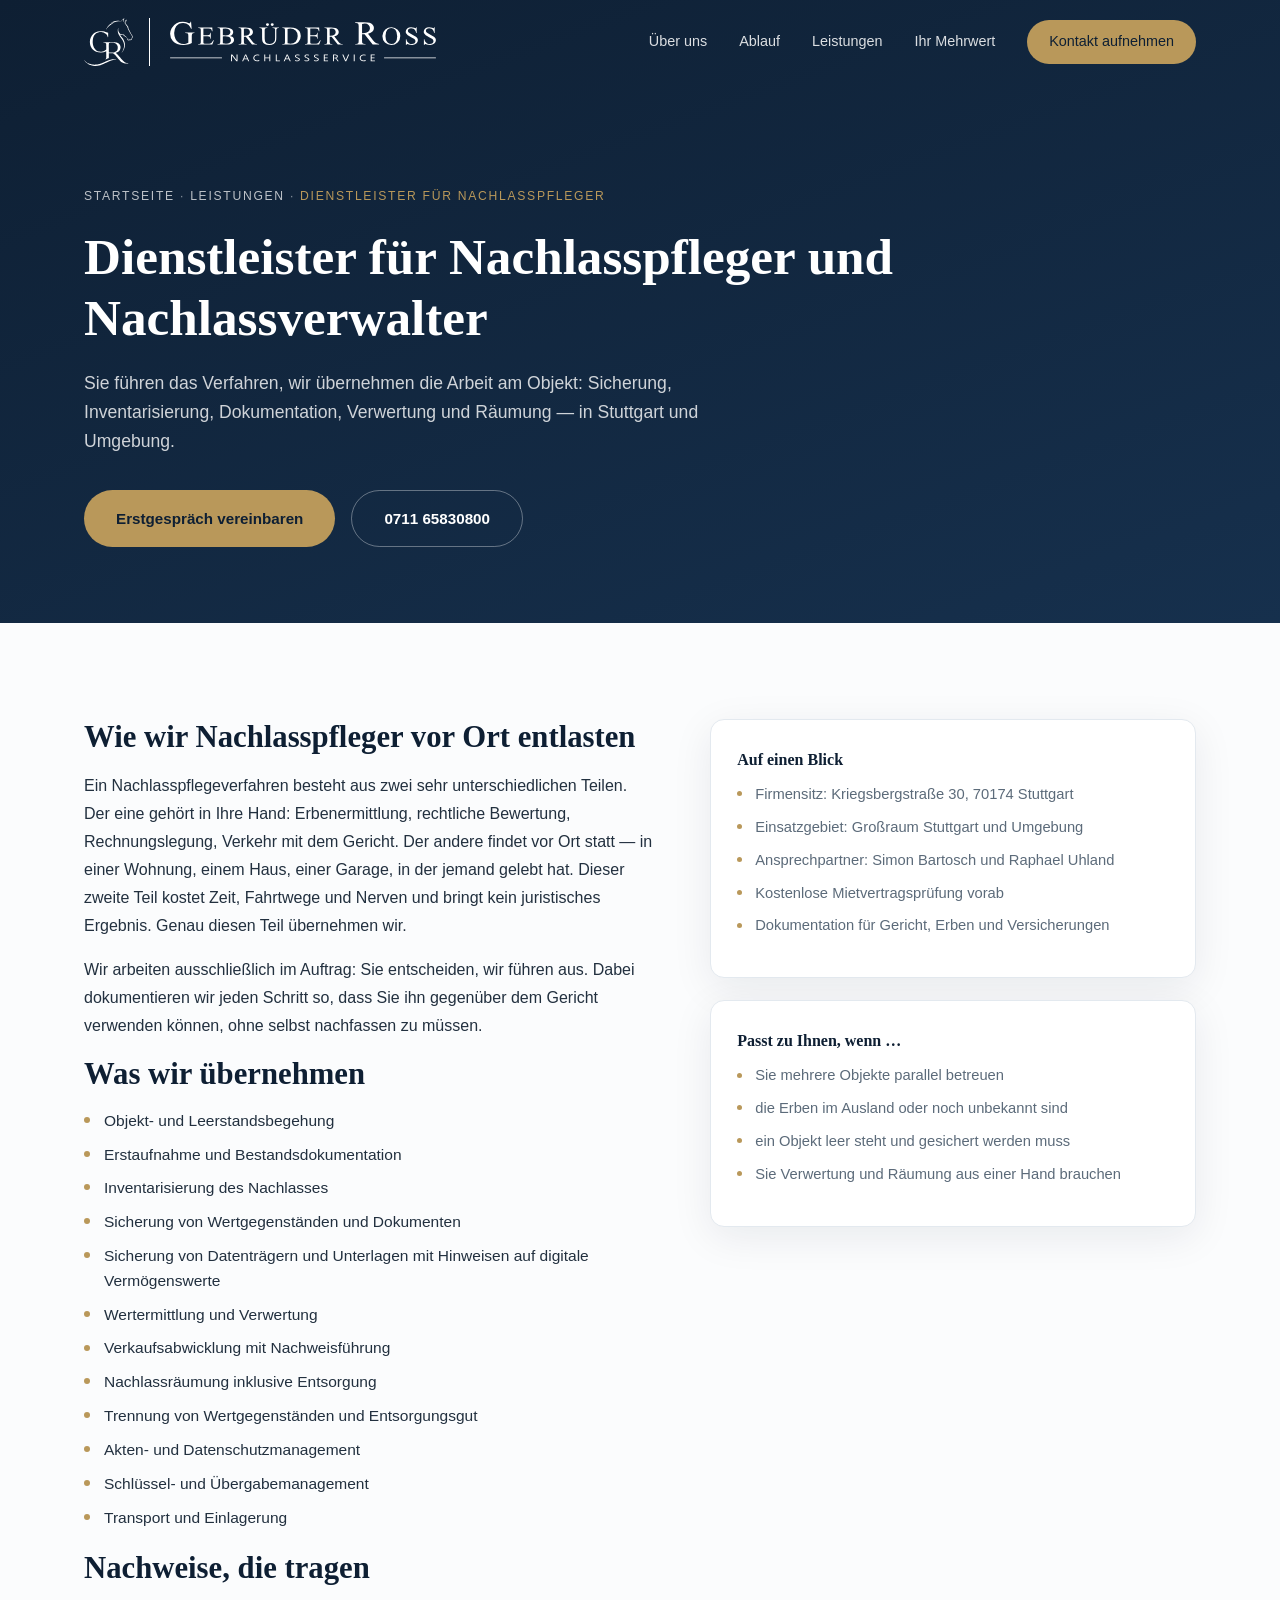
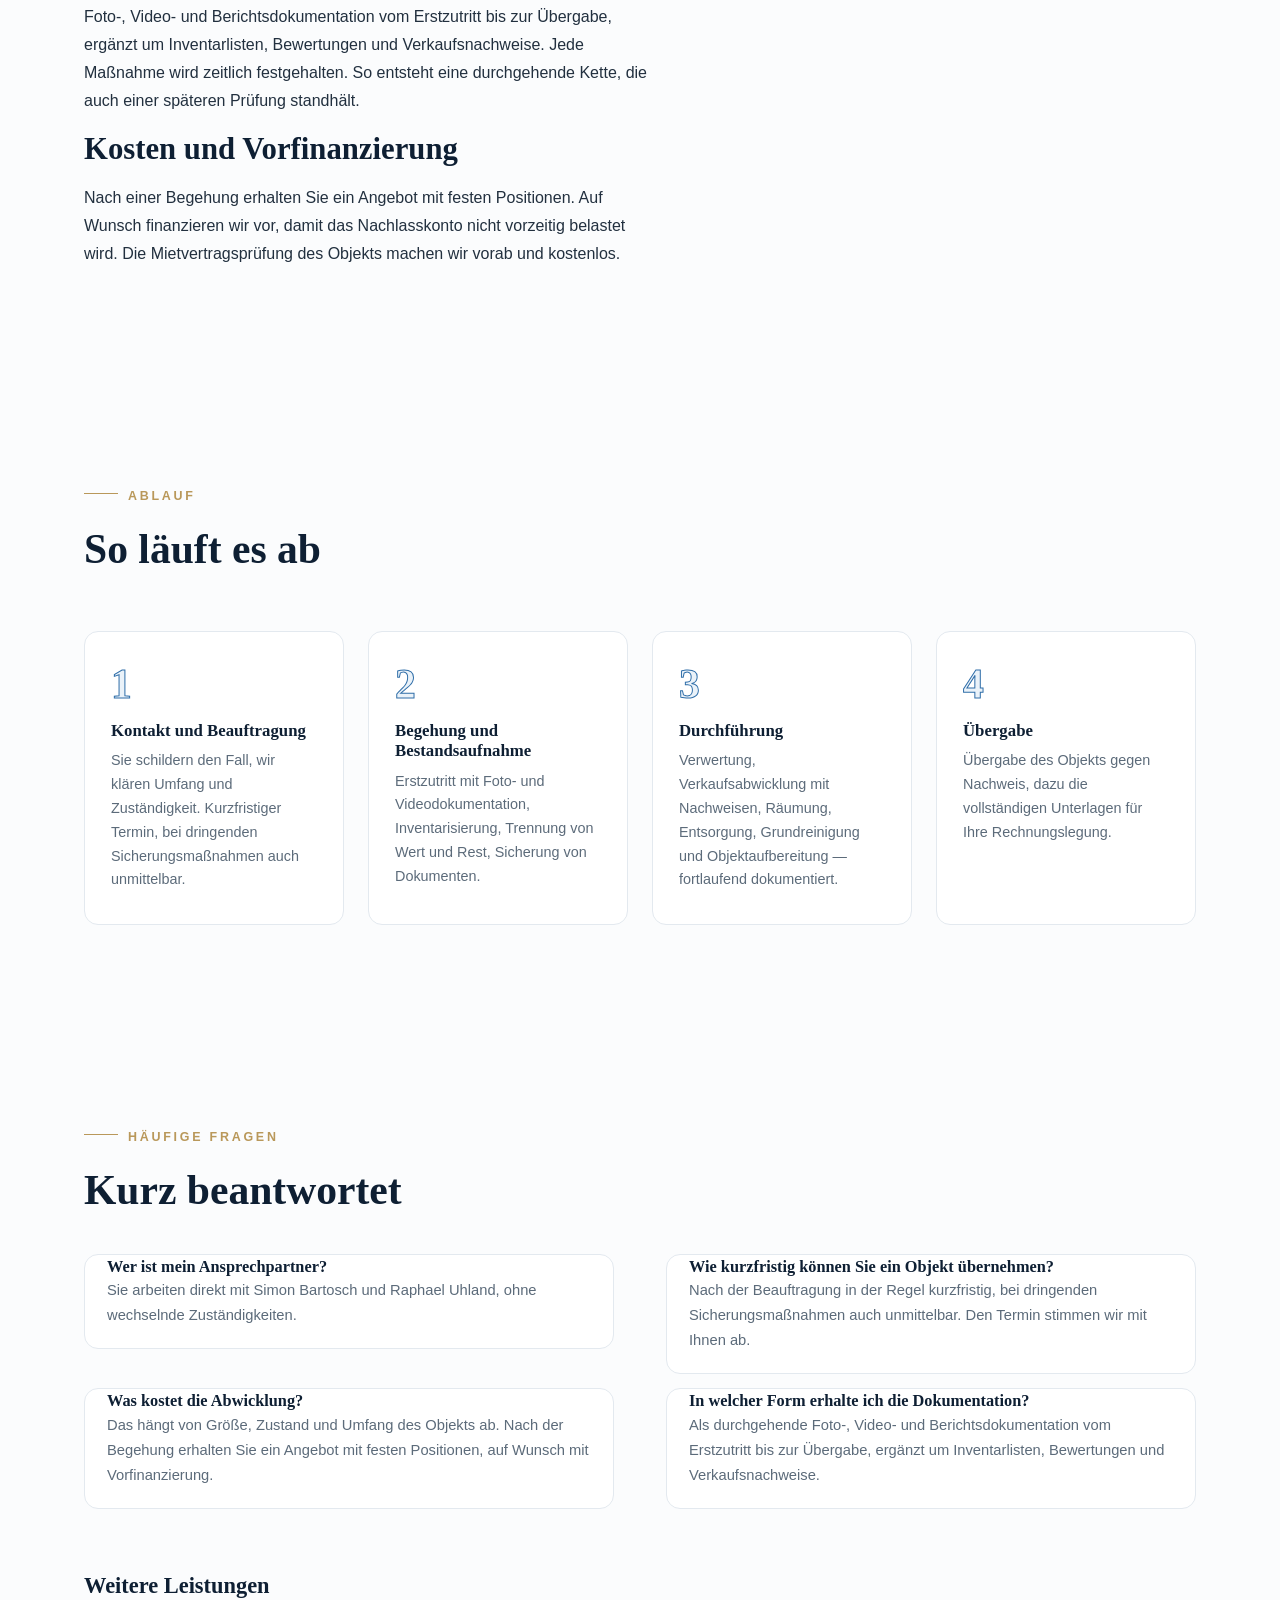
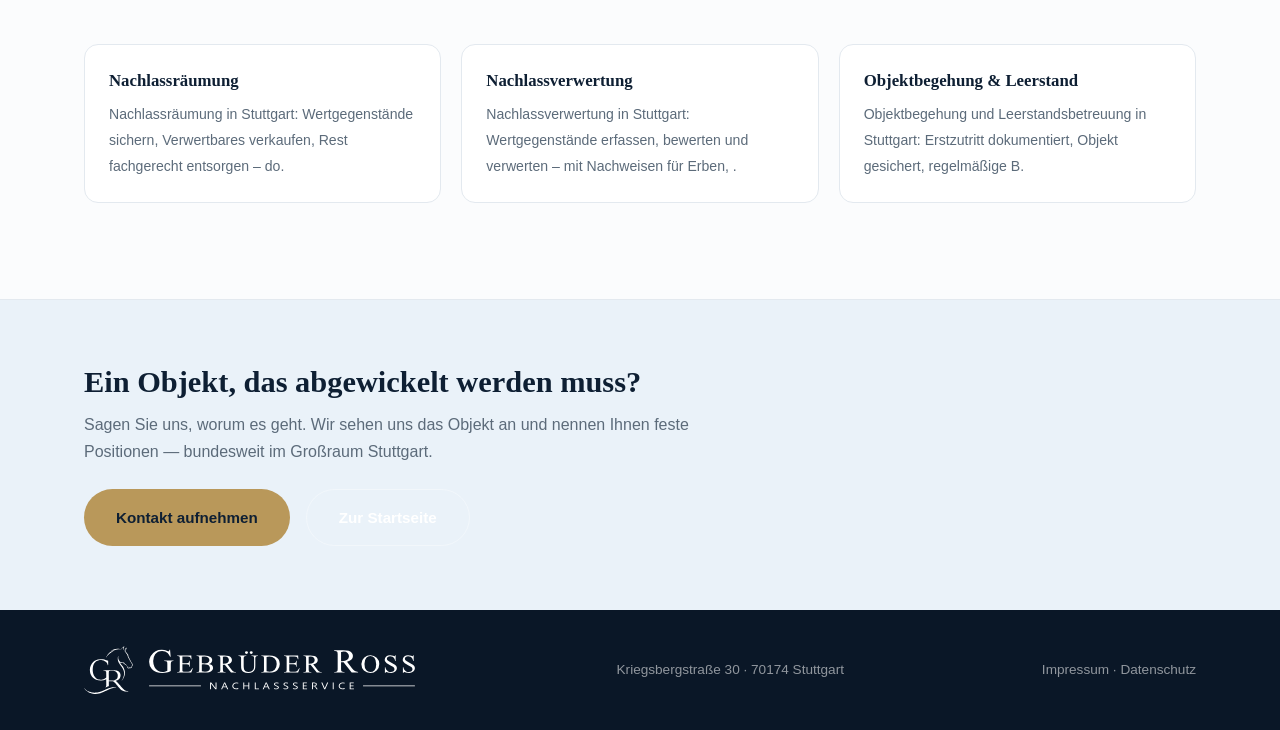
<file: leistungen/dienstleister-fuer-nachlasspfleger/index.html>
<!DOCTYPE html>
<html lang="de">
<head>
<meta charset="UTF-8">
<meta name="viewport" content="width=device-width, initial-scale=1.0">
<title>Dienstleister für Nachlasspfleger Stuttgart | Gebrüder Ross</title>
<meta name="description" content="Praktische Unterstützung für Nachlasspfleger und Verwalter in Stuttgart: Sicherung, Inventarisierung, Dokumentation, Verwertung und Räumung.">
<link rel="canonical" href="https://gebruederross.de/leistungen/dienstleister-fuer-nachlasspfleger/">

<link rel="icon" href="/favicon.ico" sizes="any">
<link rel="icon" type="image/png" sizes="32x32" href="/favicon-32.png">
<link rel="icon" type="image/svg+xml" href="/favicon.svg">
<link rel="apple-touch-icon" sizes="180x180" href="/apple-touch-icon.png">

<meta property="og:type" content="article">
<meta property="og:url" content="https://gebruederross.de/leistungen/dienstleister-fuer-nachlasspfleger/">
<meta property="og:site_name" content="Gebrüder Ross">
<meta property="og:locale" content="de_DE">
<meta property="og:title" content="Dienstleister für Nachlasspfleger Stuttgart | Gebrüder Ross">
<meta property="og:description" content="Praktische Unterstützung für Nachlasspfleger und Verwalter in Stuttgart: Sicherung, Inventarisierung, Dokumentation, Verwertung und Räumung.">
<meta property="og:image" content="https://gebruederross.de/og-image-20260929.jpg">
<meta property="og:image:width" content="1200">
<meta property="og:image:height" content="630">
<meta name="twitter:card" content="summary_large_image">
<meta name="twitter:title" content="Dienstleister für Nachlasspfleger Stuttgart | Gebrüder Ross">
<meta name="twitter:description" content="Praktische Unterstützung für Nachlasspfleger und Verwalter in Stuttgart: Sicherung, Inventarisierung, Dokumentation, Verwertung und Räumung.">

<link rel="stylesheet" href="/assets/style.css?v=20260929c">
<script type="application/ld+json">
{
  "@context": "https://schema.org",
  "@graph": [
    {
      "@type": "Service",
      "name": "Dienstleister für Nachlasspfleger",
      "serviceType": "Dienstleister für Nachlasspfleger",
      "description": "Praktische Unterstützung für Nachlasspfleger und Verwalter in Stuttgart: Sicherung, Inventarisierung, Dokumentation, Verwertung und Räumung.",
      "url": "https://gebruederross.de/leistungen/dienstleister-fuer-nachlasspfleger/",
      "areaServed": [
        {
          "@type": "City",
          "name": "Stuttgart"
        },
        {
          "@type": "State",
          "name": "Baden-Württemberg"
        }
      ],
      "provider": {
        "@type": "ProfessionalService",
        "name": "Gebrüder Ross Nachlassservice",
        "telephone": "+49 711 65830800",
        "email": "info@gebruederross.de",
        "address": {
          "@type": "PostalAddress",
          "streetAddress": "Kriegsbergstraße 30",
          "postalCode": "70174",
          "addressLocality": "Stuttgart",
          "addressCountry": "DE"
        },
        "url": "https://gebruederross.de/"
      }
    },
    {
      "@type": "FAQPage",
      "mainEntity": [
        {
          "@type": "Question",
          "name": "Wer ist mein Ansprechpartner?",
          "acceptedAnswer": {
            "@type": "Answer",
            "text": "Sie arbeiten direkt mit Simon Bartosch und Raphael Uhland, ohne wechselnde Zuständigkeiten."
          }
        },
        {
          "@type": "Question",
          "name": "Wie kurzfristig können Sie ein Objekt übernehmen?",
          "acceptedAnswer": {
            "@type": "Answer",
            "text": "Nach der Beauftragung in der Regel kurzfristig, bei dringenden Sicherungsmaßnahmen auch unmittelbar. Den Termin stimmen wir mit Ihnen ab."
          }
        },
        {
          "@type": "Question",
          "name": "Was kostet die Abwicklung?",
          "acceptedAnswer": {
            "@type": "Answer",
            "text": "Das hängt von Größe, Zustand und Umfang des Objekts ab. Nach der Begehung erhalten Sie ein Angebot mit festen Positionen, auf Wunsch mit Vorfinanzierung."
          }
        },
        {
          "@type": "Question",
          "name": "In welcher Form erhalte ich die Dokumentation?",
          "acceptedAnswer": {
            "@type": "Answer",
            "text": "Als durchgehende Foto-, Video- und Berichtsdokumentation vom Erstzutritt bis zur Übergabe, ergänzt um Inventarlisten, Bewertungen und Verkaufsnachweise."
          }
        }
      ]
    },
    {
      "@type": "BreadcrumbList",
      "itemListElement": [
        {
          "@type": "ListItem",
          "position": 1,
          "name": "Startseite",
          "item": "https://gebruederross.de/"
        },
        {
          "@type": "ListItem",
          "position": 2,
          "name": "Leistungen",
          "item": "https://gebruederross.de/#leistungen"
        },
        {
          "@type": "ListItem",
          "position": 3,
          "name": "Dienstleister für Nachlasspfleger",
          "item": "https://gebruederross.de/leistungen/dienstleister-fuer-nachlasspfleger/"
        }
      ]
    }
  ]
}
</script>
<script defer src="https://umami-analytics-tj2z.srv1818128.hstgr.cloud/script.js" data-website-id="9d2228f3-3868-4384-9c7a-41784088270c"></script>
<script>document.documentElement.classList.add('js');</script>
<meta property="og:image:type" content="image/jpeg">
<meta property="og:image:alt" content="Gebrüder Ross: Nachlassservice in Stuttgart und Umgebung. Ihr verlängerter Arm. Bei jedem Nachlass vor Ort.">
<meta name="twitter:image" content="https://gebruederross.de/og-image-20260929.jpg">
<meta name="twitter:image:alt" content="Gebrüder Ross: Nachlassservice in Stuttgart und Umgebung. Ihr verlängerter Arm. Bei jedem Nachlass vor Ort.">
</head>
<body>

<nav id="nav">
  <div class="container nav-inner">
    <a href="/" class="logo">
      <img src="/logo-icon-clean.svg" alt="Gebrüder Ross Logo" class="logo-icon">
      <span class="logo-divider"></span>
      <img src="/logo-text-clean.svg" alt="Gebrüder Ross" class="logo-text">
    </a>
    <button class="burger" id="burger" aria-label="Menü"><span></span><span></span><span></span></button>
    <div class="nav-links" id="navLinks">
      <a href="/#ueber-uns">Über uns</a>
      <a href="/#ablauf">Ablauf</a>
      <a href="/#leistungen">Leistungen</a>
      <a href="/#mehrwert">Ihr Mehrwert</a>
      <a href="/#kontakt" class="nav-cta" data-umami-event="kontakt-aufnehmen">Kontakt aufnehmen</a>
    </div>
  </div>
</nav>

<main>
<div class="page-hero">
  <div class="container">
    <div class="crumbs"><a href="/">Startseite</a> · <a href="/#leistungen">Leistungen</a> · <span>Dienstleister für Nachlasspfleger</span></div>
    <h1>Dienstleister für Nachlasspfleger und Nachlassverwalter</h1>
    <p class="lead">Sie führen das Verfahren, wir übernehmen die Arbeit am Objekt: Sicherung, Inventarisierung, Dokumentation, Verwertung und Räumung — in Stuttgart und Umgebung.</p>
    <div class="btn-row">
      <a href="/#kontakt" class="btn btn-gold" data-umami-event="cta-erstgespraech">Erstgespräch vereinbaren</a>
      <a href="tel:+4971165830800" class="btn btn-ghost" data-umami-event="kontakt-telefon">0711 65830800</a>
    </div>
  </div>
</div>

<section>
  <div class="container">
    <div class="split">
      <div class="prose reveal">
        <h2>Wie wir Nachlasspfleger vor Ort entlasten</h2>
        <p>Ein Nachlasspflegeverfahren besteht aus zwei sehr unterschiedlichen Teilen. Der eine gehört in Ihre Hand: Erbenermittlung, rechtliche Bewertung, Rechnungslegung, Verkehr mit dem Gericht. Der andere findet vor Ort statt — in einer Wohnung, einem Haus, einer Garage, in der jemand gelebt hat. Dieser zweite Teil kostet Zeit, Fahrtwege und Nerven und bringt kein juristisches Ergebnis. Genau diesen Teil übernehmen wir.</p>
        <p>Wir arbeiten ausschließlich im Auftrag: Sie entscheiden, wir führen aus. Dabei dokumentieren wir jeden Schritt so, dass Sie ihn gegenüber dem Gericht verwenden können, ohne selbst nachfassen zu müssen.</p>
        <h2>Was wir übernehmen</h2>
        <ul><li>Objekt- und Leerstandsbegehung</li><li>Erstaufnahme und Bestandsdokumentation</li><li>Inventarisierung des Nachlasses</li><li>Sicherung von Wertgegenständen und Dokumenten</li><li>Sicherung von Datenträgern und Unterlagen mit Hinweisen auf digitale Vermögenswerte</li><li>Wertermittlung und Verwertung</li><li>Verkaufsabwicklung mit Nachweisführung</li><li>Nachlassräumung inklusive Entsorgung</li><li>Trennung von Wertgegenständen und Entsorgungsgut</li><li>Akten- und Datenschutzmanagement</li><li>Schlüssel- und Übergabemanagement</li><li>Transport und Einlagerung</li></ul>
        <h2>Nachweise, die tragen</h2>
        <p>Foto-, Video- und Berichtsdokumentation vom Erstzutritt bis zur Übergabe, ergänzt um Inventarlisten, Bewertungen und Verkaufsnachweise. Jede Maßnahme wird zeitlich festgehalten. So entsteht eine durchgehende Kette, die auch einer späteren Prüfung standhält.</p>
        <h2>Kosten und Vorfinanzierung</h2>
        <p>Nach einer Begehung erhalten Sie ein Angebot mit festen Positionen. Auf Wunsch finanzieren wir vor, damit das Nachlasskonto nicht vorzeitig belastet wird. Die Mietvertragsprüfung des Objekts machen wir vorab und kostenlos.</p>
      </div>
      <aside>
      <div class="side-card reveal"><h3>Auf einen Blick</h3><ul><li>Firmensitz: Kriegsbergstraße 30, 70174 Stuttgart</li><li>Einsatzgebiet: Großraum Stuttgart und Umgebung</li><li>Ansprechpartner: Simon Bartosch und Raphael Uhland</li><li>Kostenlose Mietvertragsprüfung vorab</li><li>Dokumentation für Gericht, Erben und Versicherungen</li></ul></div>
      <div class="side-card reveal"><h3>Passt zu Ihnen, wenn …</h3><ul><li>Sie mehrere Objekte parallel betreuen</li><li>die Erben im Ausland oder noch unbekannt sind</li><li>ein Objekt leer steht und gesichert werden muss</li><li>Sie Verwertung und Räumung aus einer Hand brauchen</li></ul></div>
      </aside>
    </div>
  </div>
</section>

<section style="background:var(--bg)">
  <div class="container">
    <span class="eyebrow">Ablauf</span>
    <h2 class="section-title">So läuft es ab</h2>
    <div class="steps">
      <div class="step reveal"><h3>Kontakt und Beauftragung</h3><p>Sie schildern den Fall, wir klären Umfang und Zuständigkeit. Kurzfristiger Termin, bei dringenden Sicherungsmaßnahmen auch unmittelbar.</p></div>
      <div class="step reveal"><h3>Begehung und Bestandsaufnahme</h3><p>Erstzutritt mit Foto- und Videodokumentation, Inventarisierung, Trennung von Wert und Rest, Sicherung von Dokumenten.</p></div>
      <div class="step reveal"><h3>Durchführung</h3><p>Verwertung, Verkaufsabwicklung mit Nachweisen, Räumung, Entsorgung, Grundreinigung und Objektaufbereitung — fortlaufend dokumentiert.</p></div>
      <div class="step reveal"><h3>Übergabe</h3><p>Übergabe des Objekts gegen Nachweis, dazu die vollständigen Unterlagen für Ihre Rechnungslegung.</p></div>
    </div>
  </div>
</section>

<section>
  <div class="container">
    <span class="eyebrow">Häufige Fragen</span>
    <h2 class="section-title">Kurz beantwortet</h2>
    <details class="fold" open>
      <summary>Alle Fragen anzeigen</summary>
      <div class="faq-list">
        <div class="faq-item reveal"><h3>Wer ist mein Ansprechpartner?</h3><p>Sie arbeiten direkt mit Simon Bartosch und Raphael Uhland, ohne wechselnde Zuständigkeiten.</p></div>
        <div class="faq-item reveal"><h3>Wie kurzfristig können Sie ein Objekt übernehmen?</h3><p>Nach der Beauftragung in der Regel kurzfristig, bei dringenden Sicherungsmaßnahmen auch unmittelbar. Den Termin stimmen wir mit Ihnen ab.</p></div>
        <div class="faq-item reveal"><h3>Was kostet die Abwicklung?</h3><p>Das hängt von Größe, Zustand und Umfang des Objekts ab. Nach der Begehung erhalten Sie ein Angebot mit festen Positionen, auf Wunsch mit Vorfinanzierung.</p></div>
        <div class="faq-item reveal"><h3>In welcher Form erhalte ich die Dokumentation?</h3><p>Als durchgehende Foto-, Video- und Berichtsdokumentation vom Erstzutritt bis zur Übergabe, ergänzt um Inventarlisten, Bewertungen und Verkaufsnachweise.</p></div>
      </div>
    </details>
    <h2 class="section-title" style="margin-top:64px;font-size:1.4rem">Weitere Leistungen</h2>
    <div class="sibling-list">
      <a href="/leistungen/nachlassraeumung-stuttgart/"><strong>Nachlassräumung</strong><span>Nachlassräumung in Stuttgart: Wertgegenstände sichern, Verwertbares verkaufen, Rest fachgerecht entsorgen – do.</span></a>
      <a href="/leistungen/nachlassverwertung/"><strong>Nachlassverwertung</strong><span>Nachlassverwertung in Stuttgart: Wertgegenstände erfassen, bewerten und verwerten – mit Nachweisen für Erben, .</span></a>
      <a href="/leistungen/objektbegehung-und-leerstandsbetreuung/"><strong>Objektbegehung & Leerstand</strong><span>Objektbegehung und Leerstandsbetreuung in Stuttgart: Erstzutritt dokumentiert, Objekt gesichert, regelmäßige B.</span></a>
    </div>
  </div>
</section>

<div class="page-cta">
  <div class="container">
    <h2>Ein Objekt, das abgewickelt werden muss?</h2>
    <p>Sagen Sie uns, worum es geht. Wir sehen uns das Objekt an und nennen Ihnen feste Positionen — bundesweit im Großraum Stuttgart.</p>
    <div class="btn-row">
      <a href="/#kontakt" class="btn btn-gold" data-umami-event="cta-zusammenarbeiten">Kontakt aufnehmen</a>
      <a href="/" class="btn btn-ghost">Zur Startseite</a>
    </div>
  </div>
</div>
</main>

<footer>
  <div class="container">
    <span class="logo">
      <!-- ⚡ Bolt Optimization: Lazy-load footer images -->
      <img src="/logo-icon-clean.svg" alt="Gebrüder Ross Logo" class="logo-icon" loading="lazy" decoding="async">
      <img src="/logo-text-clean.svg" alt="Gebrüder Ross" class="logo-text" loading="lazy" decoding="async">
    </span>
    <span>Kriegsbergstraße 30 · 70174 Stuttgart</span>
    <span><a href="/impressum.html">Impressum</a> · <a href="/datenschutz.html">Datenschutz</a></span>
  </div>
</footer>

<script src="../../assets/main.js"></script>
</body>
</html>
</file>
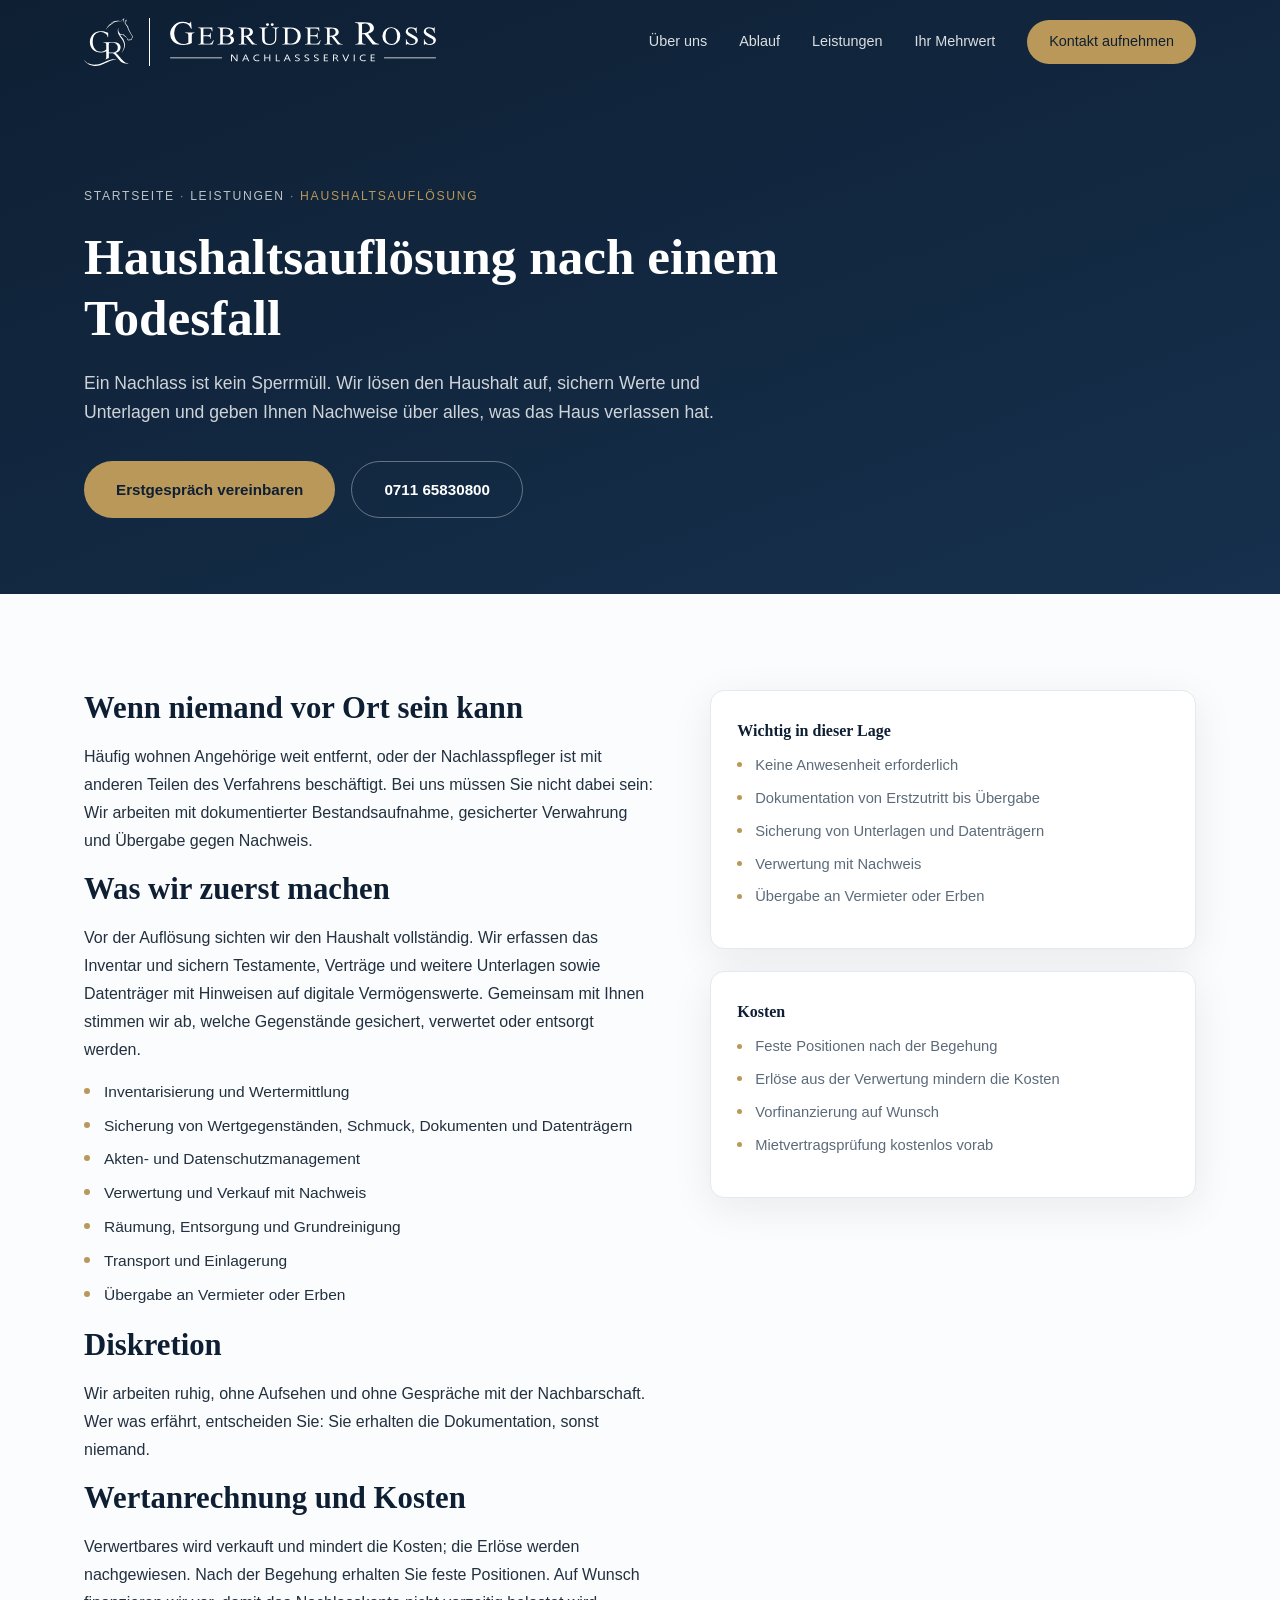
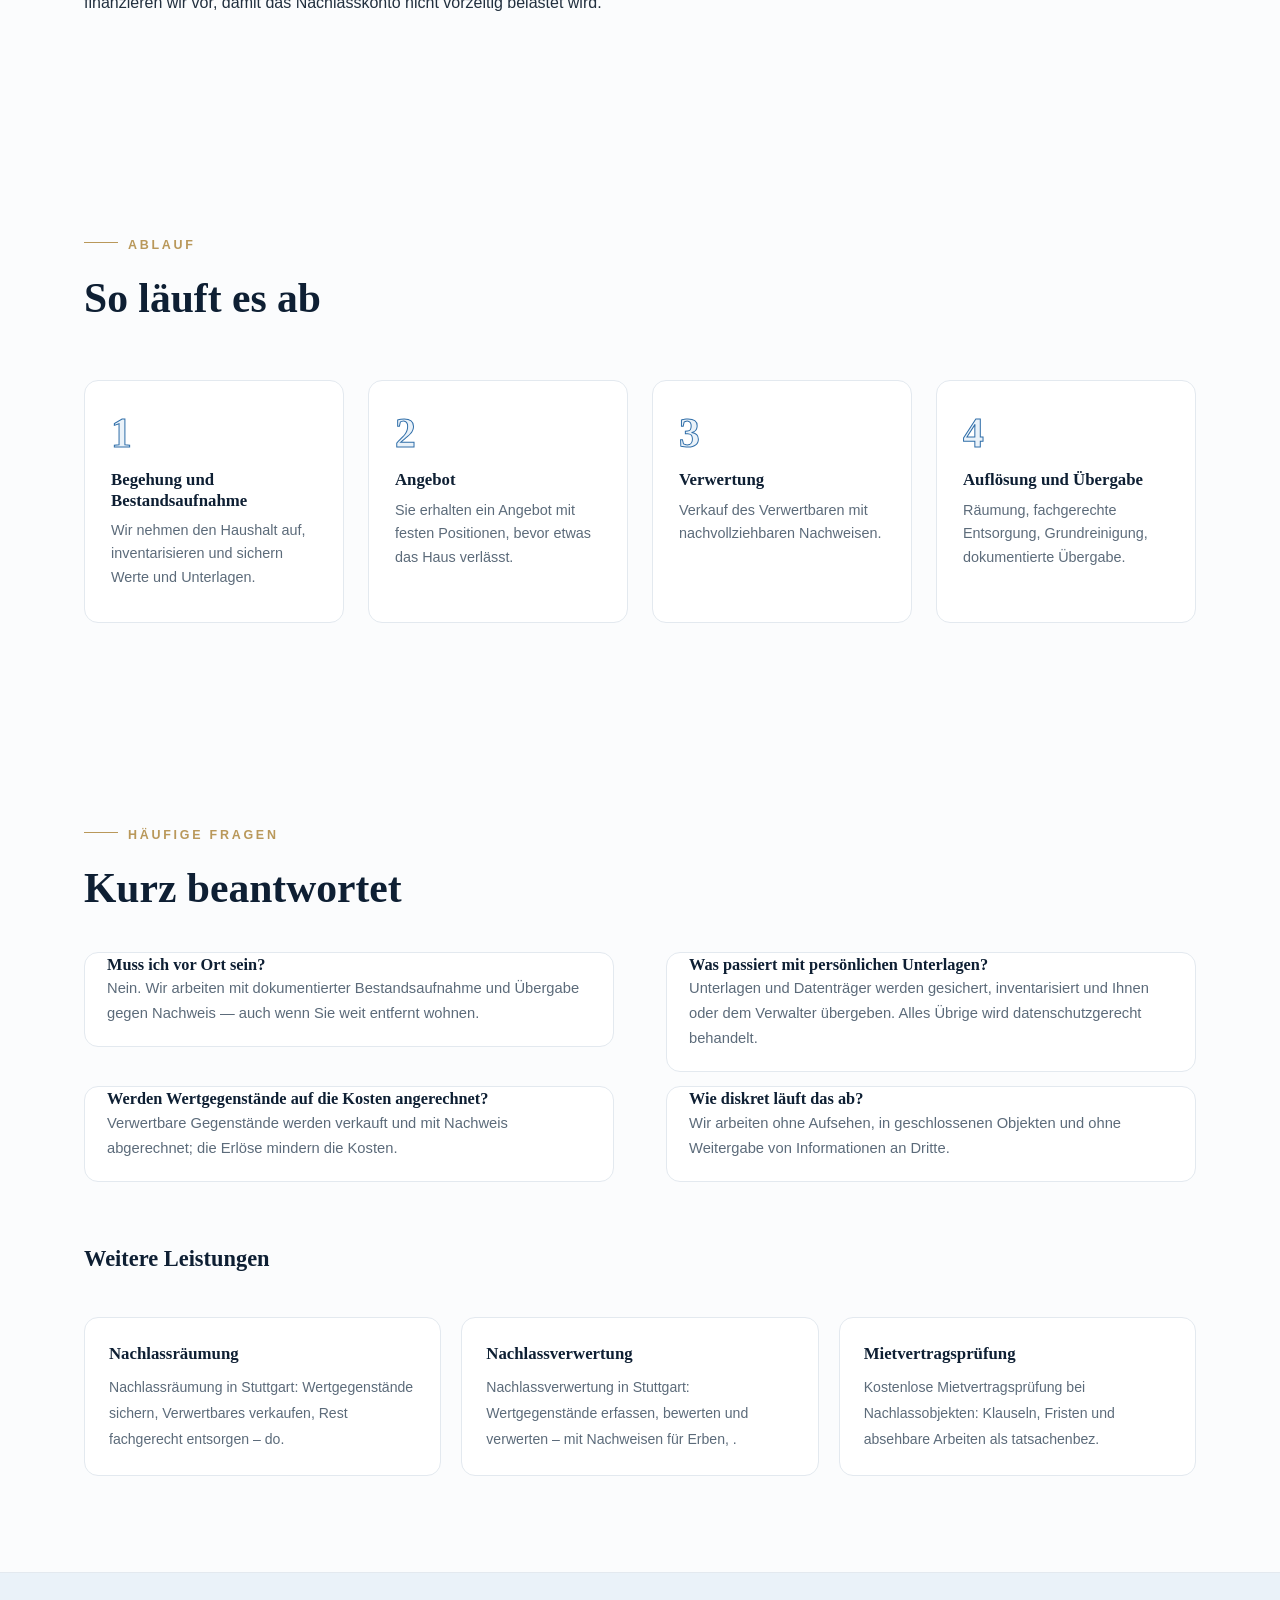
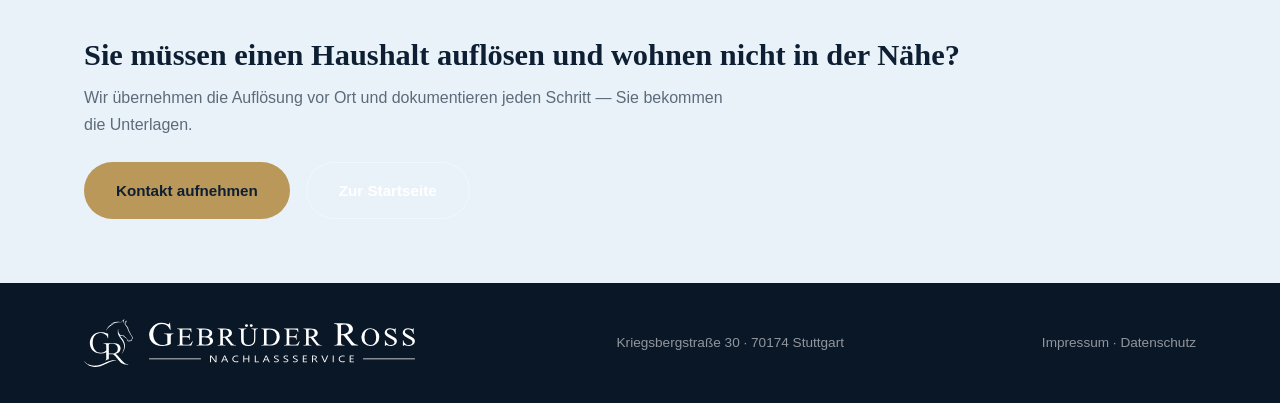
<file: leistungen/haushaltsaufloesung-nach-todesfall/index.html>
<!DOCTYPE html>
<html lang="de">
<head>
<meta charset="UTF-8">
<meta name="viewport" content="width=device-width, initial-scale=1.0">
<title>Haushaltsauflösung nach Todesfall Stuttgart | Gebrüder Ross</title>
<meta name="description" content="Haushaltsauflösung nach einem Todesfall in Stuttgart: diskret, dokumentiert und mit Verwertung der Nachlasswerte – auch wenn Sie nicht vor Ort sein können.">
<link rel="canonical" href="https://gebruederross.de/leistungen/haushaltsaufloesung-nach-todesfall/">

<link rel="icon" href="/favicon.ico" sizes="any">
<link rel="icon" type="image/png" sizes="32x32" href="/favicon-32.png">
<link rel="icon" type="image/svg+xml" href="/favicon.svg">
<link rel="apple-touch-icon" sizes="180x180" href="/apple-touch-icon.png">

<meta property="og:type" content="article">
<meta property="og:url" content="https://gebruederross.de/leistungen/haushaltsaufloesung-nach-todesfall/">
<meta property="og:site_name" content="Gebrüder Ross">
<meta property="og:locale" content="de_DE">
<meta property="og:title" content="Haushaltsauflösung nach Todesfall Stuttgart | Gebrüder Ross">
<meta property="og:description" content="Haushaltsauflösung nach einem Todesfall in Stuttgart: diskret, dokumentiert und mit Verwertung der Nachlasswerte – auch wenn Sie nicht vor Ort sein können.">
<meta property="og:image" content="https://gebruederross.de/og-image-20260929.jpg">
<meta property="og:image:width" content="1200">
<meta property="og:image:height" content="630">
<meta name="twitter:card" content="summary_large_image">
<meta name="twitter:title" content="Haushaltsauflösung nach Todesfall Stuttgart | Gebrüder Ross">
<meta name="twitter:description" content="Haushaltsauflösung nach einem Todesfall in Stuttgart: diskret, dokumentiert und mit Verwertung der Nachlasswerte – auch wenn Sie nicht vor Ort sein können.">

<link rel="stylesheet" href="/assets/style.css?v=20260929c">
<script type="application/ld+json">
{
  "@context": "https://schema.org",
  "@graph": [
    {
      "@type": "Service",
      "name": "Haushaltsauflösung",
      "serviceType": "Haushaltsauflösung",
      "description": "Haushaltsauflösung nach einem Todesfall in Stuttgart: diskret, dokumentiert und mit Verwertung der Nachlasswerte – auch wenn Sie nicht vor Ort sein können.",
      "url": "https://gebruederross.de/leistungen/haushaltsaufloesung-nach-todesfall/",
      "areaServed": [
        {
          "@type": "City",
          "name": "Stuttgart"
        },
        {
          "@type": "State",
          "name": "Baden-Württemberg"
        }
      ],
      "provider": {
        "@type": "ProfessionalService",
        "name": "Gebrüder Ross Nachlassservice",
        "telephone": "+49 711 65830800",
        "email": "info@gebruederross.de",
        "address": {
          "@type": "PostalAddress",
          "streetAddress": "Kriegsbergstraße 30",
          "postalCode": "70174",
          "addressLocality": "Stuttgart",
          "addressCountry": "DE"
        },
        "url": "https://gebruederross.de/"
      }
    },
    {
      "@type": "FAQPage",
      "mainEntity": [
        {
          "@type": "Question",
          "name": "Muss ich vor Ort sein?",
          "acceptedAnswer": {
            "@type": "Answer",
            "text": "Nein. Wir arbeiten mit dokumentierter Bestandsaufnahme und Übergabe gegen Nachweis — auch wenn Sie weit entfernt wohnen."
          }
        },
        {
          "@type": "Question",
          "name": "Was passiert mit persönlichen Unterlagen?",
          "acceptedAnswer": {
            "@type": "Answer",
            "text": "Unterlagen und Datenträger werden gesichert, inventarisiert und Ihnen oder dem Verwalter übergeben. Alles Übrige wird datenschutzgerecht behandelt."
          }
        },
        {
          "@type": "Question",
          "name": "Werden Wertgegenstände auf die Kosten angerechnet?",
          "acceptedAnswer": {
            "@type": "Answer",
            "text": "Verwertbare Gegenstände werden verkauft und mit Nachweis abgerechnet; die Erlöse mindern die Kosten."
          }
        },
        {
          "@type": "Question",
          "name": "Wie diskret läuft das ab?",
          "acceptedAnswer": {
            "@type": "Answer",
            "text": "Wir arbeiten ohne Aufsehen, in geschlossenen Objekten und ohne Weitergabe von Informationen an Dritte."
          }
        }
      ]
    },
    {
      "@type": "BreadcrumbList",
      "itemListElement": [
        {
          "@type": "ListItem",
          "position": 1,
          "name": "Startseite",
          "item": "https://gebruederross.de/"
        },
        {
          "@type": "ListItem",
          "position": 2,
          "name": "Leistungen",
          "item": "https://gebruederross.de/#leistungen"
        },
        {
          "@type": "ListItem",
          "position": 3,
          "name": "Haushaltsauflösung",
          "item": "https://gebruederross.de/leistungen/haushaltsaufloesung-nach-todesfall/"
        }
      ]
    }
  ]
}
</script>
<script defer src="https://umami-analytics-tj2z.srv1818128.hstgr.cloud/script.js" data-website-id="9d2228f3-3868-4384-9c7a-41784088270c"></script>
<script>document.documentElement.classList.add('js');</script>
<meta property="og:image:type" content="image/jpeg">
<meta property="og:image:alt" content="Gebrüder Ross: Nachlassservice in Stuttgart und Umgebung. Ihr verlängerter Arm. Bei jedem Nachlass vor Ort.">
<meta name="twitter:image" content="https://gebruederross.de/og-image-20260929.jpg">
<meta name="twitter:image:alt" content="Gebrüder Ross: Nachlassservice in Stuttgart und Umgebung. Ihr verlängerter Arm. Bei jedem Nachlass vor Ort.">
</head>
<body>

<nav id="nav">
  <div class="container nav-inner">
    <a href="/" class="logo">
      <img src="/logo-icon-clean.svg" alt="Gebrüder Ross Logo" class="logo-icon">
      <span class="logo-divider"></span>
      <img src="/logo-text-clean.svg" alt="Gebrüder Ross" class="logo-text">
    </a>
    <button class="burger" id="burger" aria-label="Menü"><span></span><span></span><span></span></button>
    <div class="nav-links" id="navLinks">
      <a href="/#ueber-uns">Über uns</a>
      <a href="/#ablauf">Ablauf</a>
      <a href="/#leistungen">Leistungen</a>
      <a href="/#mehrwert">Ihr Mehrwert</a>
      <a href="/#kontakt" class="nav-cta" data-umami-event="kontakt-aufnehmen">Kontakt aufnehmen</a>
    </div>
  </div>
</nav>

<main>
<div class="page-hero">
  <div class="container">
    <div class="crumbs"><a href="/">Startseite</a> · <a href="/#leistungen">Leistungen</a> · <span>Haushaltsauflösung</span></div>
    <h1>Haushaltsauflösung nach einem Todesfall</h1>
    <p class="lead">Ein Nachlass ist kein Sperrmüll. Wir lösen den Haushalt auf, sichern Werte und Unterlagen und geben Ihnen Nachweise über alles, was das Haus verlassen hat.</p>
    <div class="btn-row">
      <a href="/#kontakt" class="btn btn-gold" data-umami-event="cta-erstgespraech">Erstgespräch vereinbaren</a>
      <a href="tel:+4971165830800" class="btn btn-ghost" data-umami-event="kontakt-telefon">0711 65830800</a>
    </div>
  </div>
</div>

<section>
  <div class="container">
    <div class="split">
      <div class="prose reveal">
        <h2>Wenn niemand vor Ort sein kann</h2>
        <p>Häufig wohnen Angehörige weit entfernt, oder der Nachlasspfleger ist mit anderen Teilen des Verfahrens beschäftigt. Bei uns müssen Sie nicht dabei sein: Wir arbeiten mit dokumentierter Bestandsaufnahme, gesicherter Verwahrung und Übergabe gegen Nachweis.</p>
        <h2>Was wir zuerst machen</h2>
        <p>Vor der Auflösung sichten wir den Haushalt vollständig. Wir erfassen das Inventar und sichern Testamente, Verträge und weitere Unterlagen sowie Datenträger mit Hinweisen auf digitale Vermögenswerte. Gemeinsam mit Ihnen stimmen wir ab, welche Gegenstände gesichert, verwertet oder entsorgt werden.</p>
        <ul><li>Inventarisierung und Wertermittlung</li><li>Sicherung von Wertgegenständen, Schmuck, Dokumenten und Datenträgern</li><li>Akten- und Datenschutzmanagement</li><li>Verwertung und Verkauf mit Nachweis</li><li>Räumung, Entsorgung und Grundreinigung</li><li>Transport und Einlagerung</li><li>Übergabe an Vermieter oder Erben</li></ul>
        <h2>Diskretion</h2>
        <p>Wir arbeiten ruhig, ohne Aufsehen und ohne Gespräche mit der Nachbarschaft. Wer was erfährt, entscheiden Sie: Sie erhalten die Dokumentation, sonst niemand.</p>
        <h2>Wertanrechnung und Kosten</h2>
        <p>Verwertbares wird verkauft und mindert die Kosten; die Erlöse werden nachgewiesen. Nach der Begehung erhalten Sie feste Positionen. Auf Wunsch finanzieren wir vor, damit das Nachlasskonto nicht vorzeitig belastet wird.</p>
      </div>
      <aside>
      <div class="side-card reveal"><h3>Wichtig in dieser Lage</h3><ul><li>Keine Anwesenheit erforderlich</li><li>Dokumentation von Erstzutritt bis Übergabe</li><li>Sicherung von Unterlagen und Datenträgern</li><li>Verwertung mit Nachweis</li><li>Übergabe an Vermieter oder Erben</li></ul></div>
      <div class="side-card reveal"><h3>Kosten</h3><ul><li>Feste Positionen nach der Begehung</li><li>Erlöse aus der Verwertung mindern die Kosten</li><li>Vorfinanzierung auf Wunsch</li><li>Mietvertragsprüfung kostenlos vorab</li></ul></div>
      </aside>
    </div>
  </div>
</section>

<section style="background:var(--bg)">
  <div class="container">
    <span class="eyebrow">Ablauf</span>
    <h2 class="section-title">So läuft es ab</h2>
    <div class="steps">
      <div class="step reveal"><h3>Begehung und Bestandsaufnahme</h3><p>Wir nehmen den Haushalt auf, inventarisieren und sichern Werte und Unterlagen.</p></div>
      <div class="step reveal"><h3>Angebot</h3><p>Sie erhalten ein Angebot mit festen Positionen, bevor etwas das Haus verlässt.</p></div>
      <div class="step reveal"><h3>Verwertung</h3><p>Verkauf des Verwertbaren mit nachvollziehbaren Nachweisen.</p></div>
      <div class="step reveal"><h3>Auflösung und Übergabe</h3><p>Räumung, fachgerechte Entsorgung, Grundreinigung, dokumentierte Übergabe.</p></div>
    </div>
  </div>
</section>

<section>
  <div class="container">
    <span class="eyebrow">Häufige Fragen</span>
    <h2 class="section-title">Kurz beantwortet</h2>
    <details class="fold" open>
      <summary>Alle Fragen anzeigen</summary>
      <div class="faq-list">
        <div class="faq-item reveal"><h3>Muss ich vor Ort sein?</h3><p>Nein. Wir arbeiten mit dokumentierter Bestandsaufnahme und Übergabe gegen Nachweis — auch wenn Sie weit entfernt wohnen.</p></div>
        <div class="faq-item reveal"><h3>Was passiert mit persönlichen Unterlagen?</h3><p>Unterlagen und Datenträger werden gesichert, inventarisiert und Ihnen oder dem Verwalter übergeben. Alles Übrige wird datenschutzgerecht behandelt.</p></div>
        <div class="faq-item reveal"><h3>Werden Wertgegenstände auf die Kosten angerechnet?</h3><p>Verwertbare Gegenstände werden verkauft und mit Nachweis abgerechnet; die Erlöse mindern die Kosten.</p></div>
        <div class="faq-item reveal"><h3>Wie diskret läuft das ab?</h3><p>Wir arbeiten ohne Aufsehen, in geschlossenen Objekten und ohne Weitergabe von Informationen an Dritte.</p></div>
      </div>
    </details>
    <h2 class="section-title" style="margin-top:64px;font-size:1.4rem">Weitere Leistungen</h2>
    <div class="sibling-list">
      <a href="/leistungen/nachlassraeumung-stuttgart/"><strong>Nachlassräumung</strong><span>Nachlassräumung in Stuttgart: Wertgegenstände sichern, Verwertbares verkaufen, Rest fachgerecht entsorgen – do.</span></a>
      <a href="/leistungen/nachlassverwertung/"><strong>Nachlassverwertung</strong><span>Nachlassverwertung in Stuttgart: Wertgegenstände erfassen, bewerten und verwerten – mit Nachweisen für Erben, .</span></a>
      <a href="/leistungen/mietvertragspruefung/"><strong>Mietvertragsprüfung</strong><span>Kostenlose Mietvertragsprüfung bei Nachlassobjekten: Klauseln, Fristen und absehbare Arbeiten als tatsachenbez.</span></a>
    </div>
  </div>
</section>

<div class="page-cta">
  <div class="container">
    <h2>Sie müssen einen Haushalt auflösen und wohnen nicht in der Nähe?</h2>
    <p>Wir übernehmen die Auflösung vor Ort und dokumentieren jeden Schritt — Sie bekommen die Unterlagen.</p>
    <div class="btn-row">
      <a href="/#kontakt" class="btn btn-gold" data-umami-event="cta-zusammenarbeiten">Kontakt aufnehmen</a>
      <a href="/" class="btn btn-ghost">Zur Startseite</a>
    </div>
  </div>
</div>
</main>

<footer>
  <div class="container">
    <span class="logo">
      <!-- ⚡ Bolt Optimization: Lazy-load footer images -->
      <img src="/logo-icon-clean.svg" alt="Gebrüder Ross Logo" class="logo-icon" loading="lazy" decoding="async">
      <img src="/logo-text-clean.svg" alt="Gebrüder Ross" class="logo-text" loading="lazy" decoding="async">
    </span>
    <span>Kriegsbergstraße 30 · 70174 Stuttgart</span>
    <span><a href="/impressum.html">Impressum</a> · <a href="/datenschutz.html">Datenschutz</a></span>
  </div>
</footer>

<script src="../../assets/main.js"></script>
</body>
</html>
</file>
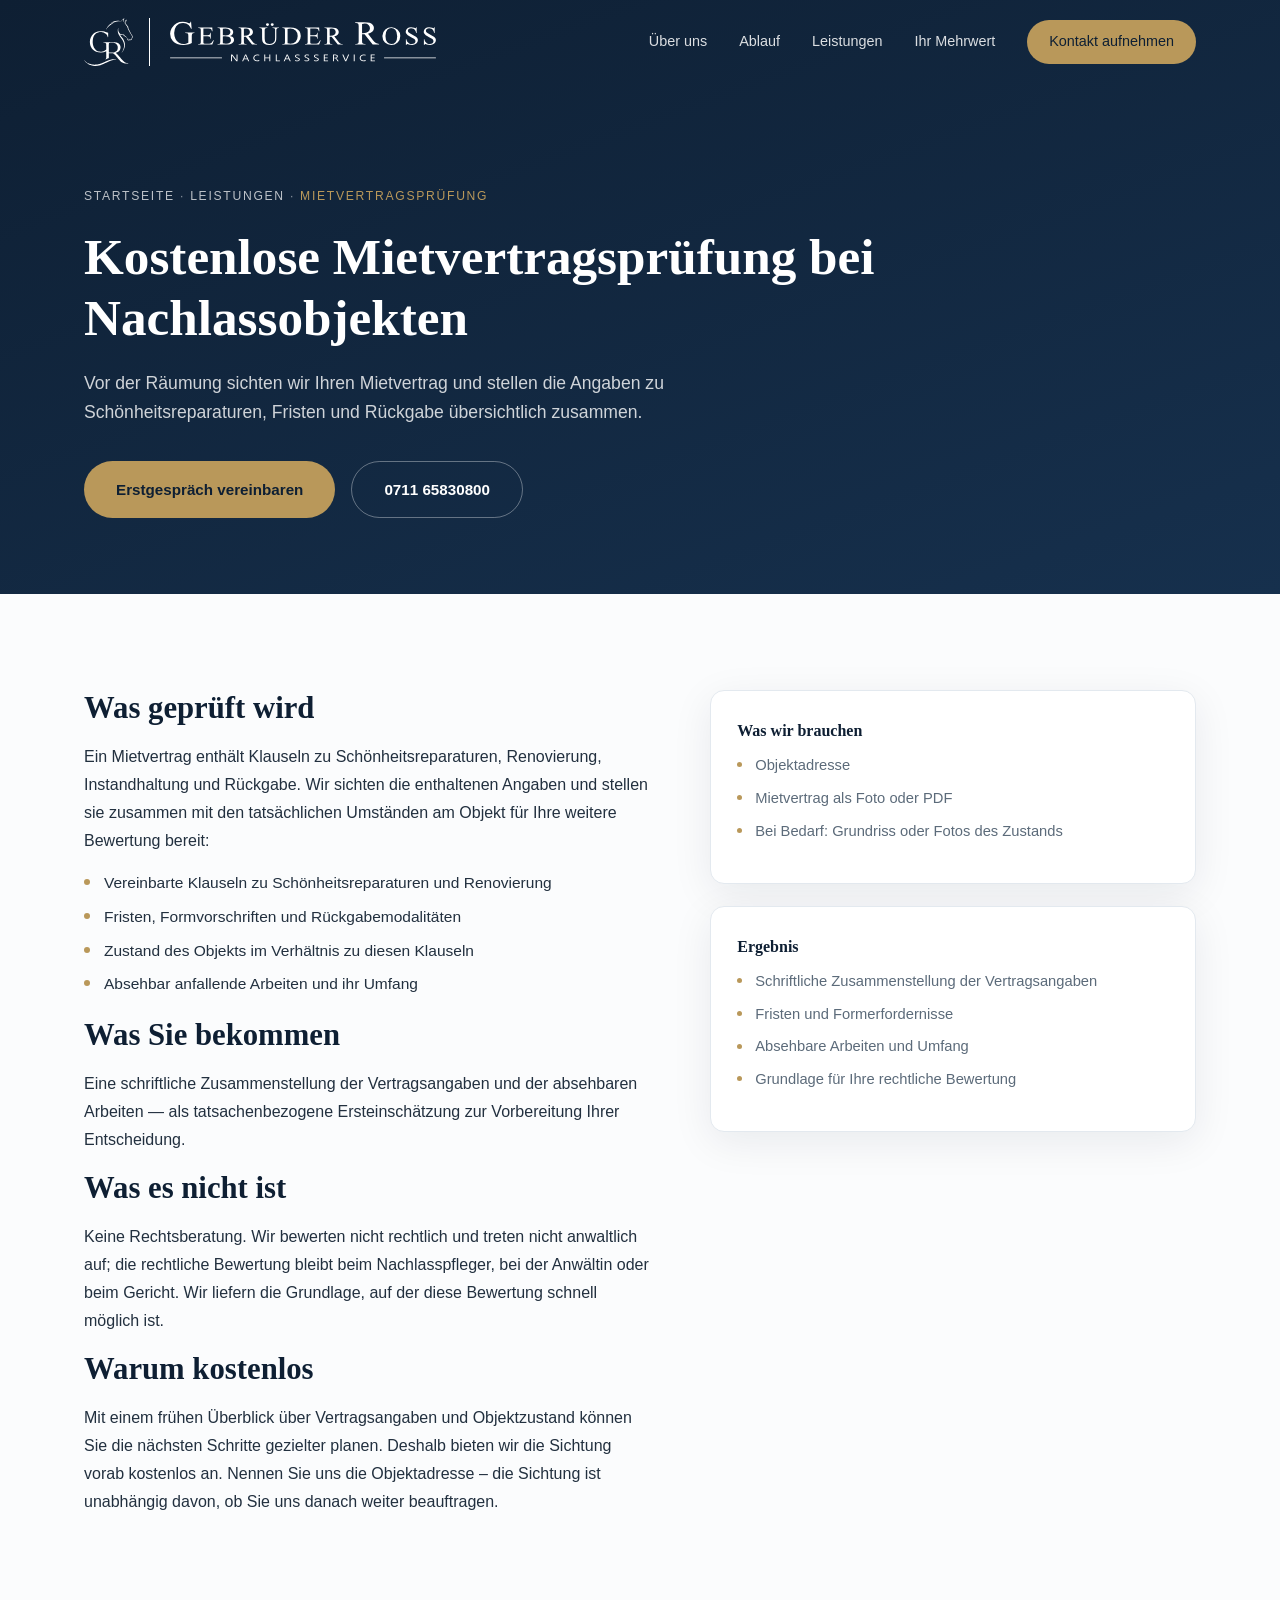
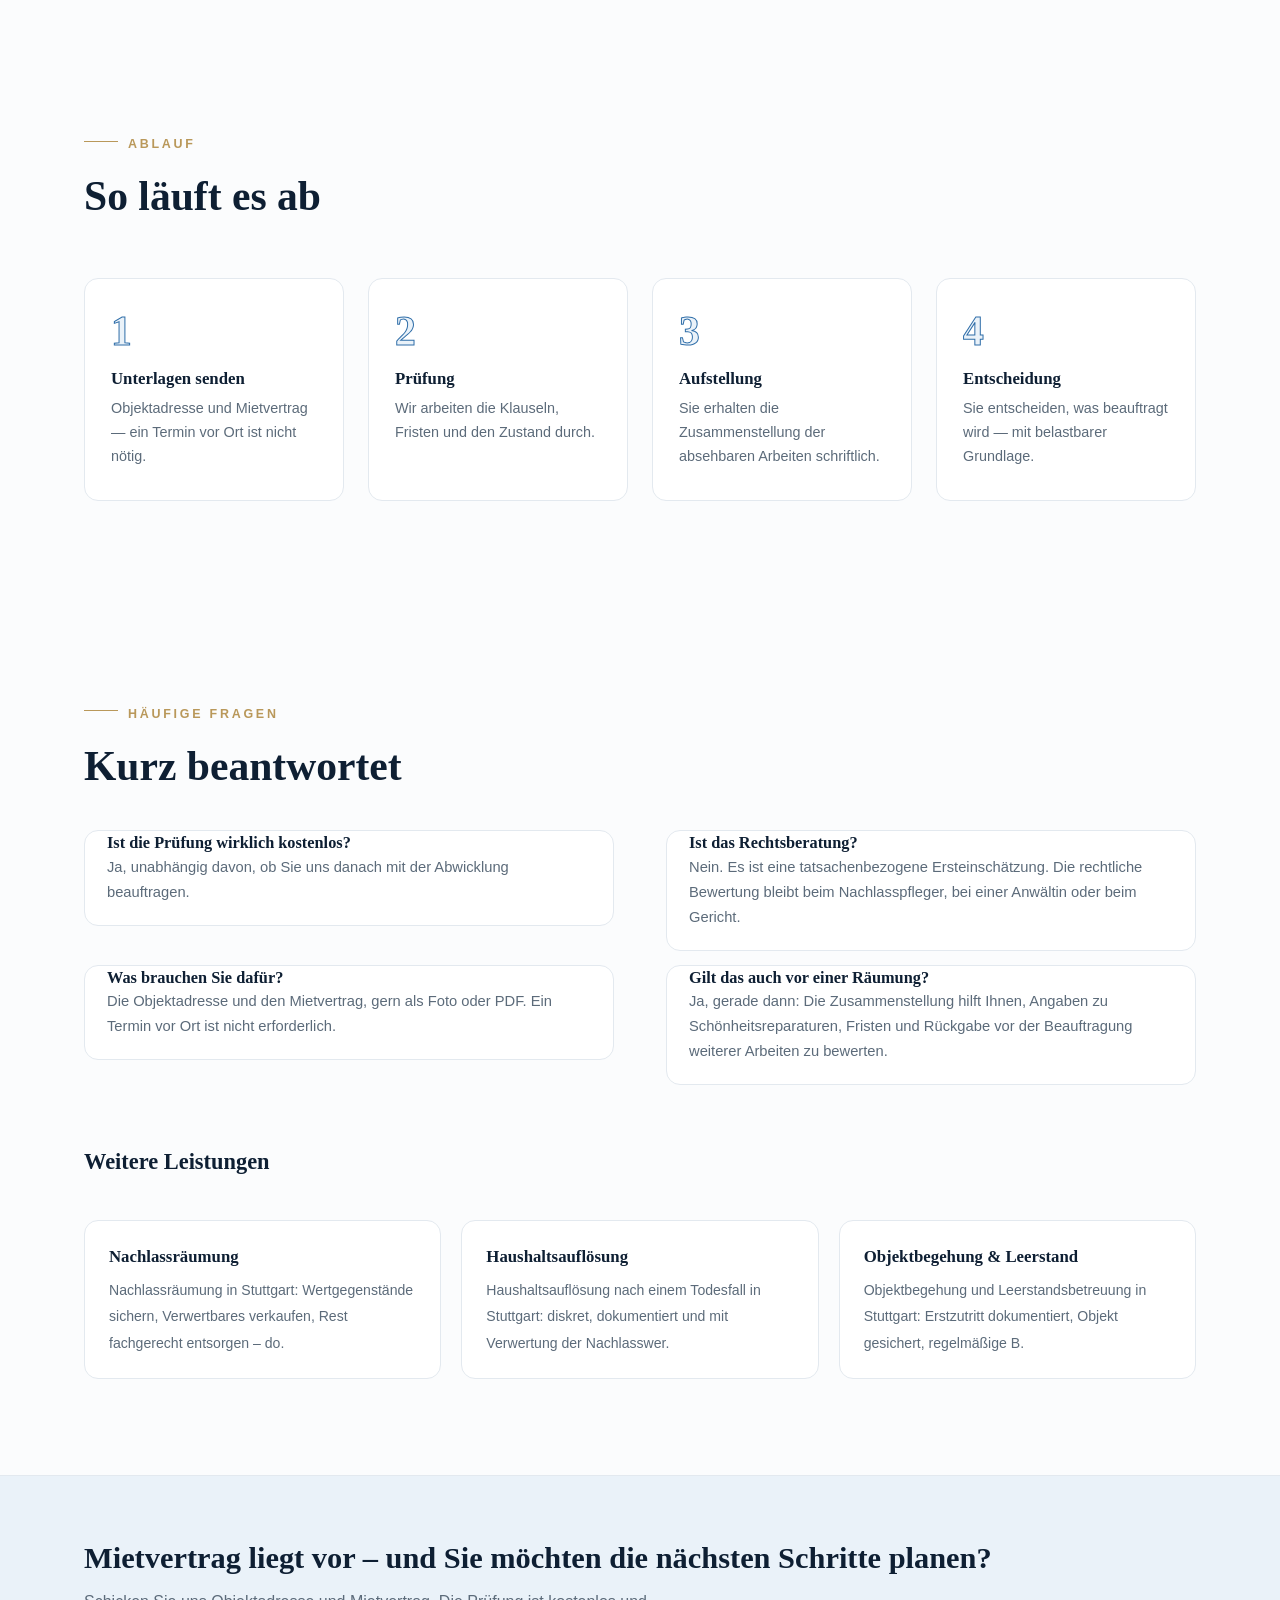
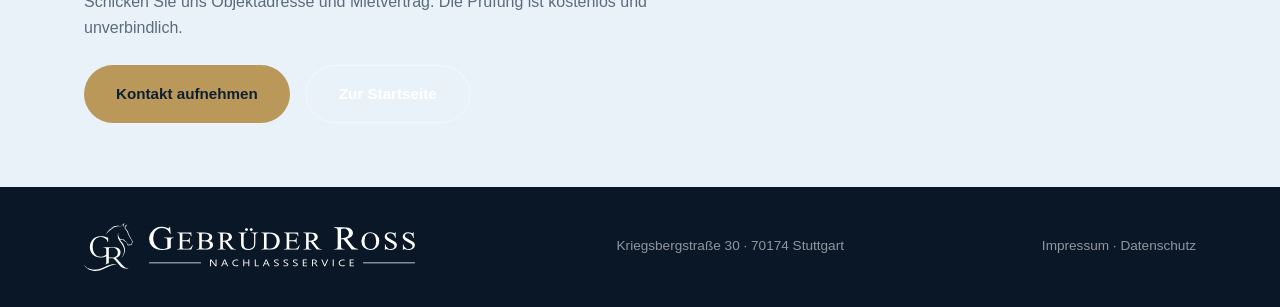
<file: leistungen/mietvertragspruefung/index.html>
<!DOCTYPE html>
<html lang="de">
<head>
<meta charset="UTF-8">
<meta name="viewport" content="width=device-width, initial-scale=1.0">
<title>Mietvertragsprüfung bei Nachlassobjekten – kostenlos</title>
<meta name="description" content="Kostenlose Mietvertragsprüfung bei Nachlassobjekten: Klauseln, Fristen und absehbare Arbeiten als tatsachenbezogene Ersteinschätzung – keine Rechtsberatung.">
<link rel="canonical" href="https://gebruederross.de/leistungen/mietvertragspruefung/">

<link rel="icon" href="/favicon.ico" sizes="any">
<link rel="icon" type="image/png" sizes="32x32" href="/favicon-32.png">
<link rel="icon" type="image/svg+xml" href="/favicon.svg">
<link rel="apple-touch-icon" sizes="180x180" href="/apple-touch-icon.png">

<meta property="og:type" content="article">
<meta property="og:url" content="https://gebruederross.de/leistungen/mietvertragspruefung/">
<meta property="og:site_name" content="Gebrüder Ross">
<meta property="og:locale" content="de_DE">
<meta property="og:title" content="Mietvertragsprüfung bei Nachlassobjekten – kostenlos">
<meta property="og:description" content="Kostenlose Mietvertragsprüfung bei Nachlassobjekten: Klauseln, Fristen und absehbare Arbeiten als tatsachenbezogene Ersteinschätzung – keine Rechtsberatung.">
<meta property="og:image" content="https://gebruederross.de/og-image-20260929.jpg">
<meta property="og:image:width" content="1200">
<meta property="og:image:height" content="630">
<meta name="twitter:card" content="summary_large_image">
<meta name="twitter:title" content="Mietvertragsprüfung bei Nachlassobjekten – kostenlos">
<meta name="twitter:description" content="Kostenlose Mietvertragsprüfung bei Nachlassobjekten: Klauseln, Fristen und absehbare Arbeiten als tatsachenbezogene Ersteinschätzung – keine Rechtsberatung.">

<link rel="stylesheet" href="/assets/style.css?v=20260929c">
<script type="application/ld+json">
{
  "@context": "https://schema.org",
  "@graph": [
    {
      "@type": "Service",
      "name": "Mietvertragsprüfung",
      "serviceType": "Mietvertragsprüfung",
      "description": "Kostenlose Mietvertragsprüfung bei Nachlassobjekten: Klauseln, Fristen und absehbare Arbeiten als tatsachenbezogene Ersteinschätzung – keine Rechtsberatung.",
      "url": "https://gebruederross.de/leistungen/mietvertragspruefung/",
      "areaServed": [
        {
          "@type": "City",
          "name": "Stuttgart"
        },
        {
          "@type": "State",
          "name": "Baden-Württemberg"
        }
      ],
      "provider": {
        "@type": "ProfessionalService",
        "name": "Gebrüder Ross Nachlassservice",
        "telephone": "+49 711 65830800",
        "email": "info@gebruederross.de",
        "address": {
          "@type": "PostalAddress",
          "streetAddress": "Kriegsbergstraße 30",
          "postalCode": "70174",
          "addressLocality": "Stuttgart",
          "addressCountry": "DE"
        },
        "url": "https://gebruederross.de/"
      }
    },
    {
      "@type": "FAQPage",
      "mainEntity": [
        {
          "@type": "Question",
          "name": "Ist die Prüfung wirklich kostenlos?",
          "acceptedAnswer": {
            "@type": "Answer",
            "text": "Ja, unabhängig davon, ob Sie uns danach mit der Abwicklung beauftragen."
          }
        },
        {
          "@type": "Question",
          "name": "Ist das Rechtsberatung?",
          "acceptedAnswer": {
            "@type": "Answer",
            "text": "Nein. Es ist eine tatsachenbezogene Ersteinschätzung. Die rechtliche Bewertung bleibt beim Nachlasspfleger, bei einer Anwältin oder beim Gericht."
          }
        },
        {
          "@type": "Question",
          "name": "Was brauchen Sie dafür?",
          "acceptedAnswer": {
            "@type": "Answer",
            "text": "Die Objektadresse und den Mietvertrag, gern als Foto oder PDF. Ein Termin vor Ort ist nicht erforderlich."
          }
        },
        {
          "@type": "Question",
          "name": "Gilt das auch vor einer Räumung?",
          "acceptedAnswer": {
            "@type": "Answer",
            "text": "Ja, gerade dann: Die Zusammenstellung hilft Ihnen, Angaben zu Schönheitsreparaturen, Fristen und Rückgabe vor der Beauftragung weiterer Arbeiten zu bewerten."
          }
        }
      ]
    },
    {
      "@type": "BreadcrumbList",
      "itemListElement": [
        {
          "@type": "ListItem",
          "position": 1,
          "name": "Startseite",
          "item": "https://gebruederross.de/"
        },
        {
          "@type": "ListItem",
          "position": 2,
          "name": "Leistungen",
          "item": "https://gebruederross.de/#leistungen"
        },
        {
          "@type": "ListItem",
          "position": 3,
          "name": "Mietvertragsprüfung",
          "item": "https://gebruederross.de/leistungen/mietvertragspruefung/"
        }
      ]
    }
  ]
}
</script>
<script defer src="https://umami-analytics-tj2z.srv1818128.hstgr.cloud/script.js" data-website-id="9d2228f3-3868-4384-9c7a-41784088270c"></script>
<script>document.documentElement.classList.add('js');</script>
<meta property="og:image:type" content="image/jpeg">
<meta property="og:image:alt" content="Gebrüder Ross: Nachlassservice in Stuttgart und Umgebung. Ihr verlängerter Arm. Bei jedem Nachlass vor Ort.">
<meta name="twitter:image" content="https://gebruederross.de/og-image-20260929.jpg">
<meta name="twitter:image:alt" content="Gebrüder Ross: Nachlassservice in Stuttgart und Umgebung. Ihr verlängerter Arm. Bei jedem Nachlass vor Ort.">
</head>
<body>

<nav id="nav">
  <div class="container nav-inner">
    <a href="/" class="logo">
      <img src="/logo-icon-clean.svg" alt="Gebrüder Ross Logo" class="logo-icon">
      <span class="logo-divider"></span>
      <img src="/logo-text-clean.svg" alt="Gebrüder Ross" class="logo-text">
    </a>
    <button class="burger" id="burger" aria-label="Menü"><span></span><span></span><span></span></button>
    <div class="nav-links" id="navLinks">
      <a href="/#ueber-uns">Über uns</a>
      <a href="/#ablauf">Ablauf</a>
      <a href="/#leistungen">Leistungen</a>
      <a href="/#mehrwert">Ihr Mehrwert</a>
      <a href="/#kontakt" class="nav-cta" data-umami-event="kontakt-aufnehmen">Kontakt aufnehmen</a>
    </div>
  </div>
</nav>

<main>
<div class="page-hero">
  <div class="container">
    <div class="crumbs"><a href="/">Startseite</a> · <a href="/#leistungen">Leistungen</a> · <span>Mietvertragsprüfung</span></div>
    <h1>Kostenlose Mietvertragsprüfung bei Nachlassobjekten</h1>
    <p class="lead">Vor der Räumung sichten wir Ihren Mietvertrag und stellen die Angaben zu Schönheitsreparaturen, Fristen und Rückgabe übersichtlich zusammen.</p>
    <div class="btn-row">
      <a href="/#kontakt" class="btn btn-gold" data-umami-event="cta-erstgespraech">Erstgespräch vereinbaren</a>
      <a href="tel:+4971165830800" class="btn btn-ghost" data-umami-event="kontakt-telefon">0711 65830800</a>
    </div>
  </div>
</div>

<section>
  <div class="container">
    <div class="split">
      <div class="prose reveal">
        <h2>Was geprüft wird</h2>
        <p>Ein Mietvertrag enthält Klauseln zu Schönheitsreparaturen, Renovierung, Instandhaltung und Rückgabe. Wir sichten die enthaltenen Angaben und stellen sie zusammen mit den tatsächlichen Umständen am Objekt für Ihre weitere Bewertung bereit:</p>
        <ul><li>Vereinbarte Klauseln zu Schönheitsreparaturen und Renovierung</li><li>Fristen, Formvorschriften und Rückgabemodalitäten</li><li>Zustand des Objekts im Verhältnis zu diesen Klauseln</li><li>Absehbar anfallende Arbeiten und ihr Umfang</li></ul>
        <h2>Was Sie bekommen</h2>
        <p>Eine schriftliche Zusammenstellung der Vertragsangaben und der absehbaren Arbeiten — als tatsachenbezogene Ersteinschätzung zur Vorbereitung Ihrer Entscheidung.</p>
        <h2>Was es nicht ist</h2>
        <p>Keine Rechtsberatung. Wir bewerten nicht rechtlich und treten nicht anwaltlich auf; die rechtliche Bewertung bleibt beim Nachlasspfleger, bei der Anwältin oder beim Gericht. Wir liefern die Grundlage, auf der diese Bewertung schnell möglich ist.</p>
        <h2>Warum kostenlos</h2>
        <p>Mit einem frühen Überblick über Vertragsangaben und Objektzustand können Sie die nächsten Schritte gezielter planen. Deshalb bieten wir die Sichtung vorab kostenlos an. Nennen Sie uns die Objektadresse – die Sichtung ist unabhängig davon, ob Sie uns danach weiter beauftragen.</p>
      </div>
      <aside>
      <div class="side-card reveal"><h3>Was wir brauchen</h3><ul><li>Objektadresse</li><li>Mietvertrag als Foto oder PDF</li><li>Bei Bedarf: Grundriss oder Fotos des Zustands</li></ul></div>
      <div class="side-card reveal"><h3>Ergebnis</h3><ul><li>Schriftliche Zusammenstellung der Vertragsangaben</li><li>Fristen und Formerfordernisse</li><li>Absehbare Arbeiten und Umfang</li><li>Grundlage für Ihre rechtliche Bewertung</li></ul></div>
      </aside>
    </div>
  </div>
</section>

<section style="background:var(--bg)">
  <div class="container">
    <span class="eyebrow">Ablauf</span>
    <h2 class="section-title">So läuft es ab</h2>
    <div class="steps">
      <div class="step reveal"><h3>Unterlagen senden</h3><p>Objektadresse und Mietvertrag — ein Termin vor Ort ist nicht nötig.</p></div>
      <div class="step reveal"><h3>Prüfung</h3><p>Wir arbeiten die Klauseln, Fristen und den Zustand durch.</p></div>
      <div class="step reveal"><h3>Aufstellung</h3><p>Sie erhalten die Zusammenstellung der absehbaren Arbeiten schriftlich.</p></div>
      <div class="step reveal"><h3>Entscheidung</h3><p>Sie entscheiden, was beauftragt wird — mit belastbarer Grundlage.</p></div>
    </div>
  </div>
</section>

<section>
  <div class="container">
    <span class="eyebrow">Häufige Fragen</span>
    <h2 class="section-title">Kurz beantwortet</h2>
    <details class="fold" open>
      <summary>Alle Fragen anzeigen</summary>
      <div class="faq-list">
        <div class="faq-item reveal"><h3>Ist die Prüfung wirklich kostenlos?</h3><p>Ja, unabhängig davon, ob Sie uns danach mit der Abwicklung beauftragen.</p></div>
        <div class="faq-item reveal"><h3>Ist das Rechtsberatung?</h3><p>Nein. Es ist eine tatsachenbezogene Ersteinschätzung. Die rechtliche Bewertung bleibt beim Nachlasspfleger, bei einer Anwältin oder beim Gericht.</p></div>
        <div class="faq-item reveal"><h3>Was brauchen Sie dafür?</h3><p>Die Objektadresse und den Mietvertrag, gern als Foto oder PDF. Ein Termin vor Ort ist nicht erforderlich.</p></div>
        <div class="faq-item reveal"><h3>Gilt das auch vor einer Räumung?</h3><p>Ja, gerade dann: Die Zusammenstellung hilft Ihnen, Angaben zu Schönheitsreparaturen, Fristen und Rückgabe vor der Beauftragung weiterer Arbeiten zu bewerten.</p></div>
      </div>
    </details>
    <h2 class="section-title" style="margin-top:64px;font-size:1.4rem">Weitere Leistungen</h2>
    <div class="sibling-list">
      <a href="/leistungen/nachlassraeumung-stuttgart/"><strong>Nachlassräumung</strong><span>Nachlassräumung in Stuttgart: Wertgegenstände sichern, Verwertbares verkaufen, Rest fachgerecht entsorgen – do.</span></a>
      <a href="/leistungen/haushaltsaufloesung-nach-todesfall/"><strong>Haushaltsauflösung</strong><span>Haushaltsauflösung nach einem Todesfall in Stuttgart: diskret, dokumentiert und mit Verwertung der Nachlasswer.</span></a>
      <a href="/leistungen/objektbegehung-und-leerstandsbetreuung/"><strong>Objektbegehung & Leerstand</strong><span>Objektbegehung und Leerstandsbetreuung in Stuttgart: Erstzutritt dokumentiert, Objekt gesichert, regelmäßige B.</span></a>
    </div>
  </div>
</section>

<div class="page-cta">
  <div class="container">
    <h2>Mietvertrag liegt vor – und Sie möchten die nächsten Schritte planen?</h2>
    <p>Schicken Sie uns Objektadresse und Mietvertrag. Die Prüfung ist kostenlos und unverbindlich.</p>
    <div class="btn-row">
      <a href="/#kontakt" class="btn btn-gold" data-umami-event="cta-zusammenarbeiten">Kontakt aufnehmen</a>
      <a href="/" class="btn btn-ghost">Zur Startseite</a>
    </div>
  </div>
</div>
</main>

<footer>
  <div class="container">
    <span class="logo">
      <!-- ⚡ Bolt Optimization: Lazy-load footer images -->
      <img src="/logo-icon-clean.svg" alt="Gebrüder Ross Logo" class="logo-icon" loading="lazy" decoding="async">
      <img src="/logo-text-clean.svg" alt="Gebrüder Ross" class="logo-text" loading="lazy" decoding="async">
    </span>
    <span>Kriegsbergstraße 30 · 70174 Stuttgart</span>
    <span><a href="/impressum.html">Impressum</a> · <a href="/datenschutz.html">Datenschutz</a></span>
  </div>
</footer>

<script src="../../assets/main.js"></script>
</body>
</html>
</file>
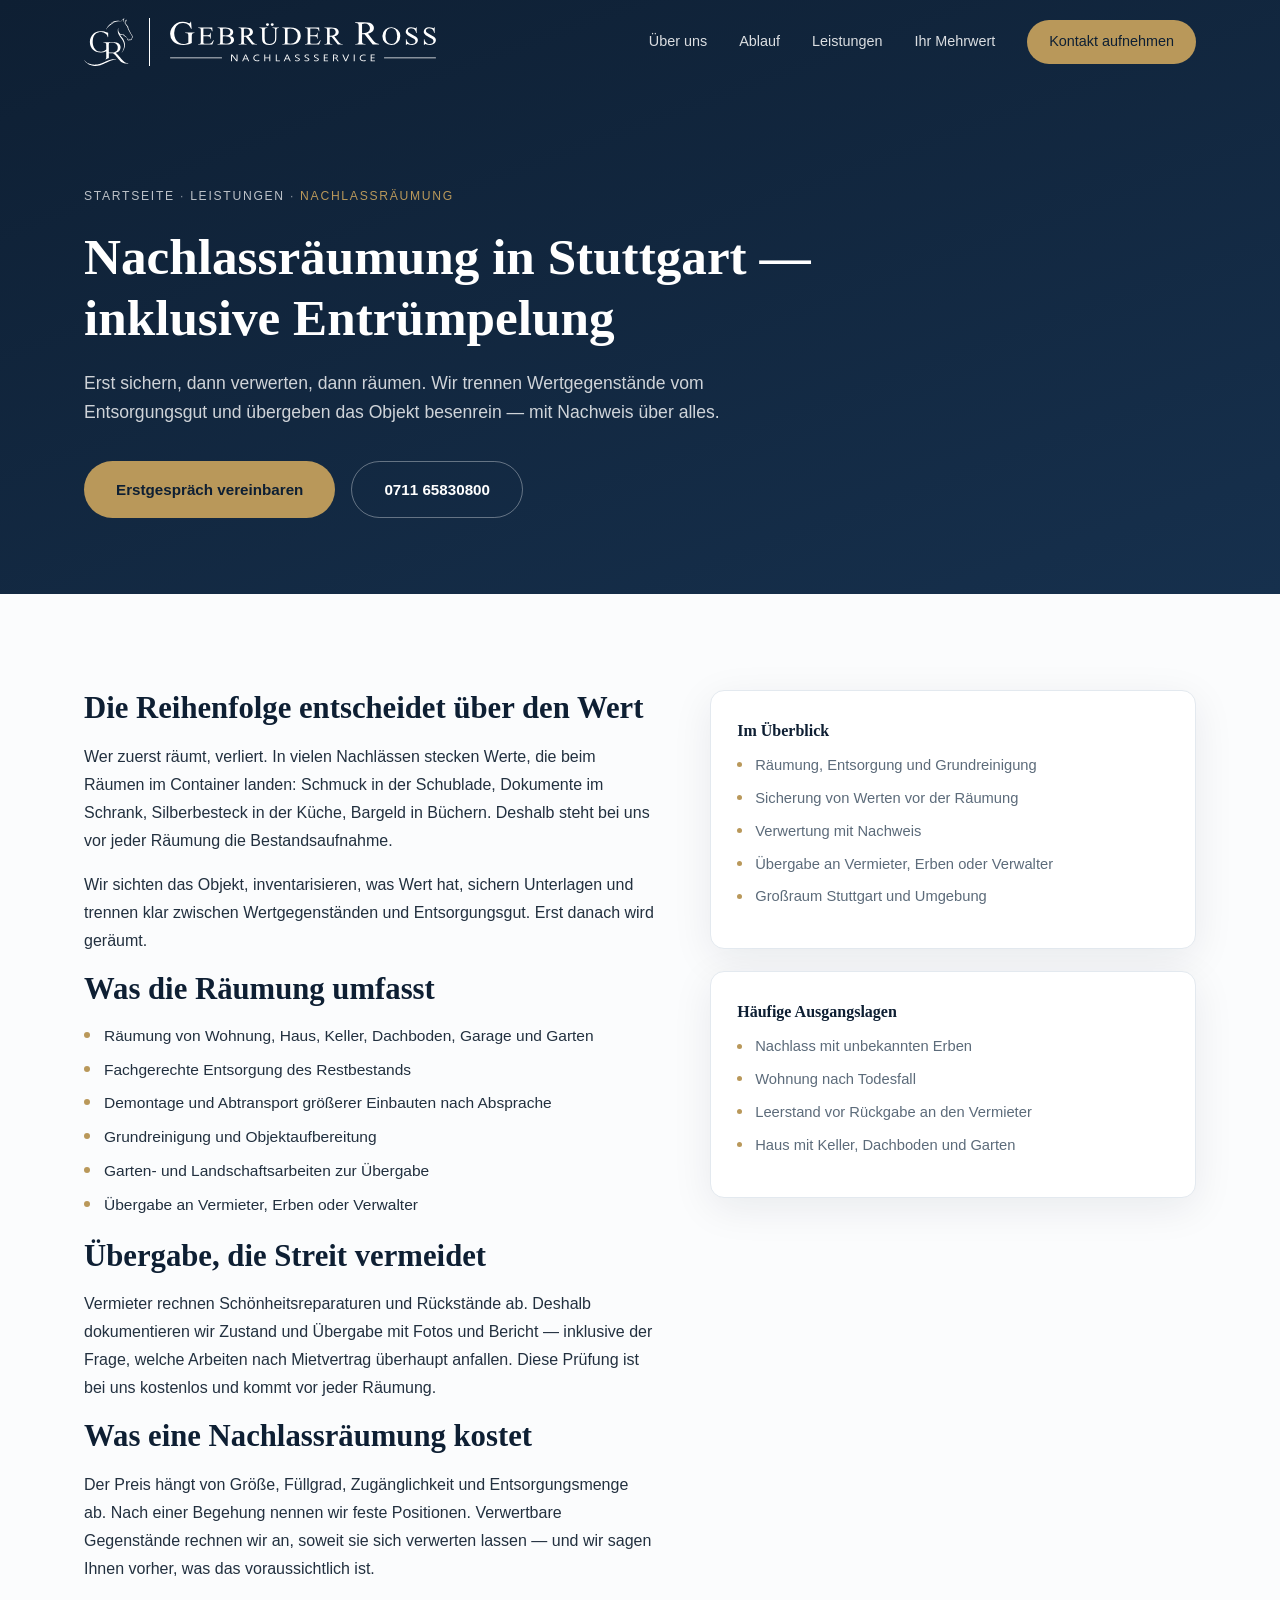
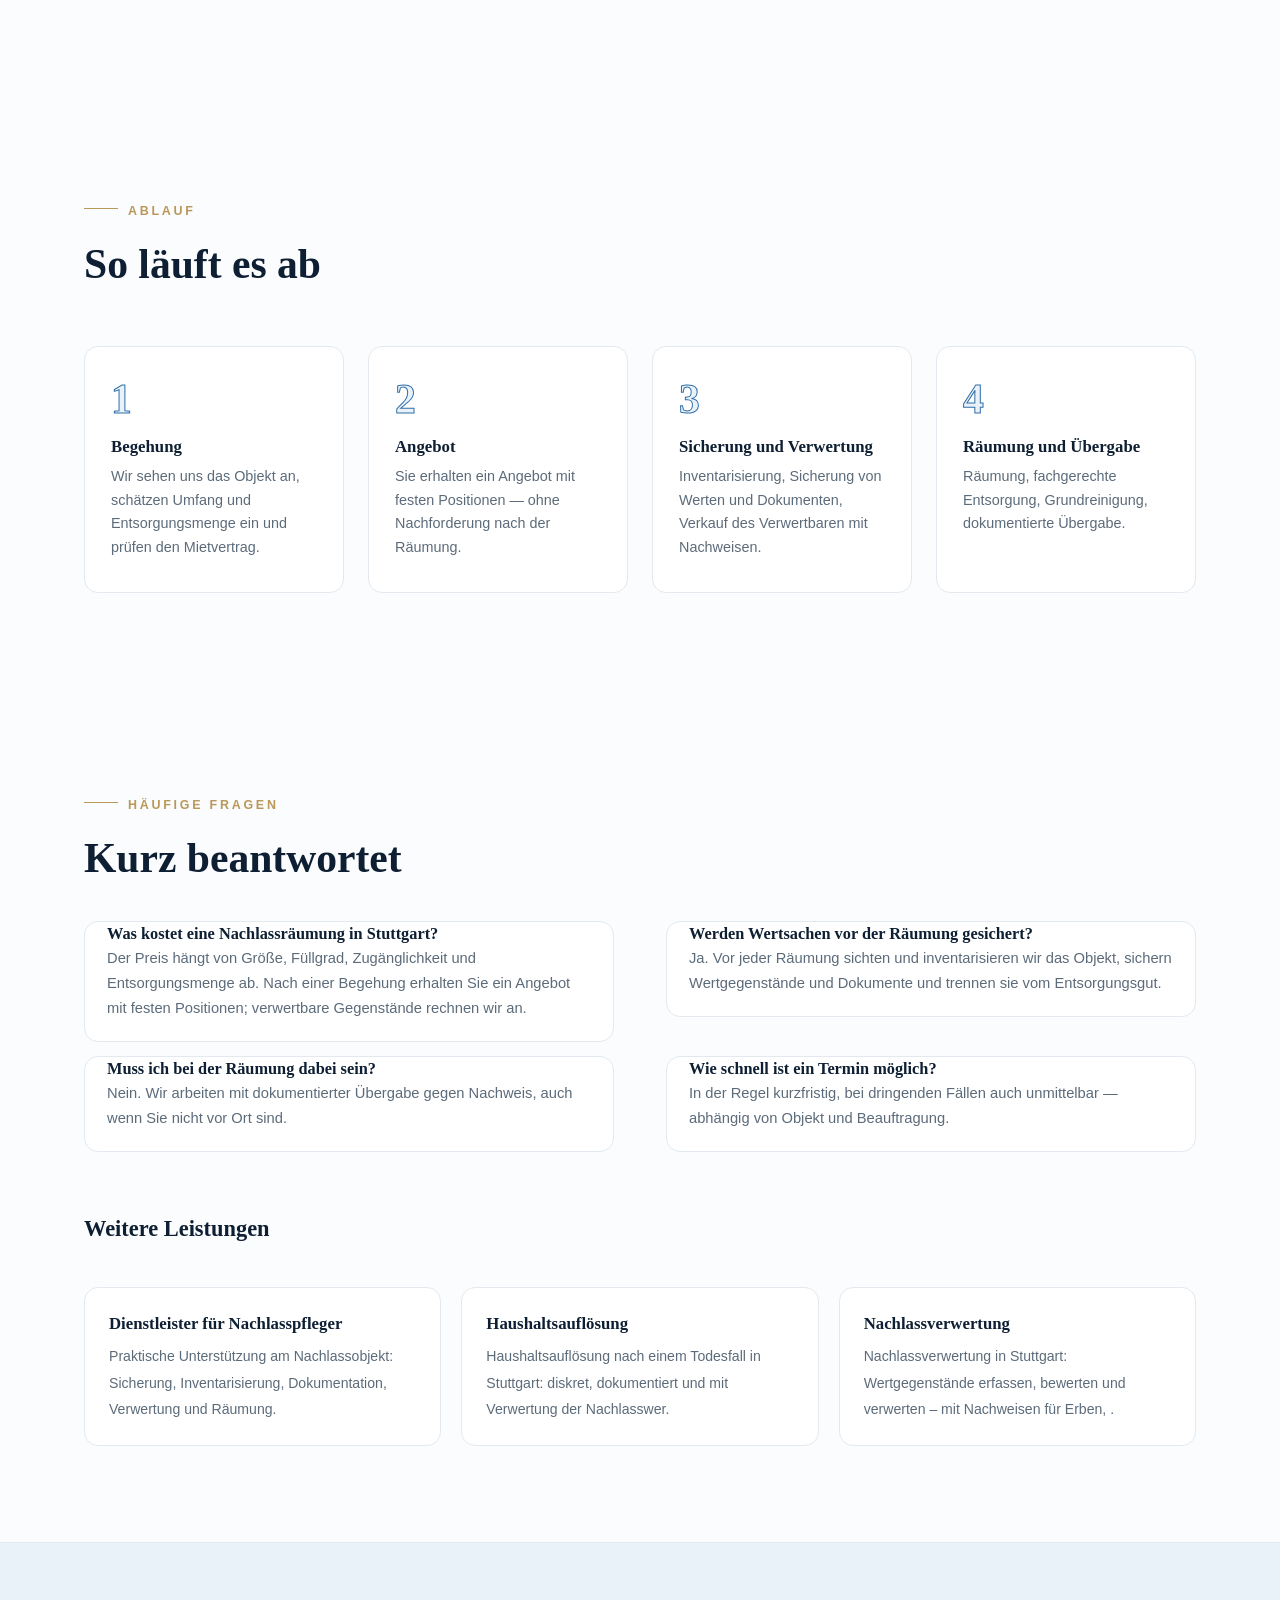
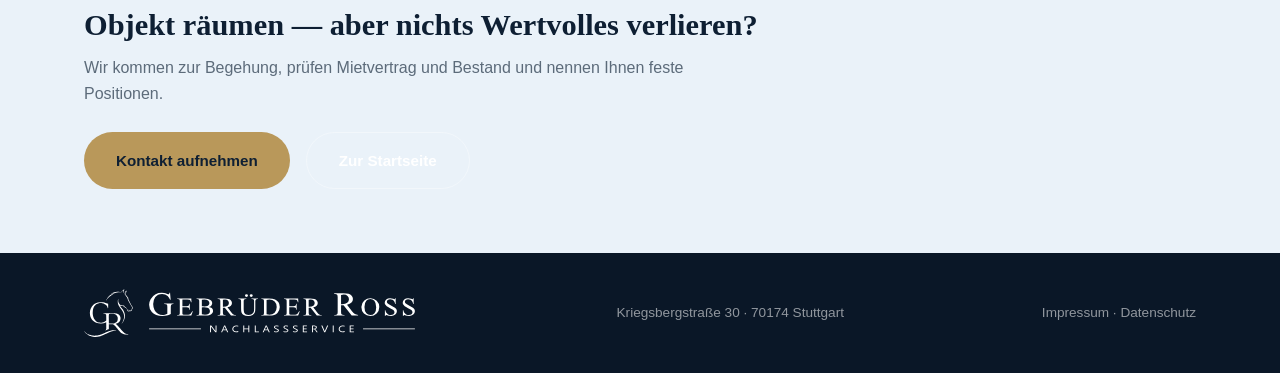
<file: leistungen/nachlassraeumung-stuttgart/index.html>
<!DOCTYPE html>
<html lang="de">
<head>
<meta charset="UTF-8">
<meta name="viewport" content="width=device-width, initial-scale=1.0">
<title>Nachlassräumung Stuttgart inkl. Entrümpelung | Gebrüder Ross</title>
<meta name="description" content="Nachlassräumung in Stuttgart: Wertgegenstände sichern, Verwertbares verkaufen, Rest fachgerecht entsorgen – dokumentiert und mit besenreiner Übergabe.">
<link rel="canonical" href="https://gebruederross.de/leistungen/nachlassraeumung-stuttgart/">

<link rel="icon" href="/favicon.ico" sizes="any">
<link rel="icon" type="image/png" sizes="32x32" href="/favicon-32.png">
<link rel="icon" type="image/svg+xml" href="/favicon.svg">
<link rel="apple-touch-icon" sizes="180x180" href="/apple-touch-icon.png">

<meta property="og:type" content="article">
<meta property="og:url" content="https://gebruederross.de/leistungen/nachlassraeumung-stuttgart/">
<meta property="og:site_name" content="Gebrüder Ross">
<meta property="og:locale" content="de_DE">
<meta property="og:title" content="Nachlassräumung Stuttgart inkl. Entrümpelung | Gebrüder Ross">
<meta property="og:description" content="Nachlassräumung in Stuttgart: Wertgegenstände sichern, Verwertbares verkaufen, Rest fachgerecht entsorgen – dokumentiert und mit besenreiner Übergabe.">
<meta property="og:image" content="https://gebruederross.de/og-image-20260929.jpg">
<meta property="og:image:width" content="1200">
<meta property="og:image:height" content="630">
<meta name="twitter:card" content="summary_large_image">
<meta name="twitter:title" content="Nachlassräumung Stuttgart inkl. Entrümpelung | Gebrüder Ross">
<meta name="twitter:description" content="Nachlassräumung in Stuttgart: Wertgegenstände sichern, Verwertbares verkaufen, Rest fachgerecht entsorgen – dokumentiert und mit besenreiner Übergabe.">

<link rel="stylesheet" href="/assets/style.css?v=20260929c">
<script type="application/ld+json">
{
  "@context": "https://schema.org",
  "@graph": [
    {
      "@type": "Service",
      "name": "Nachlassräumung",
      "serviceType": "Nachlassräumung",
      "description": "Nachlassräumung in Stuttgart: Wertgegenstände sichern, Verwertbares verkaufen, Rest fachgerecht entsorgen – dokumentiert und mit besenreiner Übergabe.",
      "url": "https://gebruederross.de/leistungen/nachlassraeumung-stuttgart/",
      "areaServed": [
        {
          "@type": "City",
          "name": "Stuttgart"
        },
        {
          "@type": "State",
          "name": "Baden-Württemberg"
        }
      ],
      "provider": {
        "@type": "ProfessionalService",
        "name": "Gebrüder Ross Nachlassservice",
        "telephone": "+49 711 65830800",
        "email": "info@gebruederross.de",
        "address": {
          "@type": "PostalAddress",
          "streetAddress": "Kriegsbergstraße 30",
          "postalCode": "70174",
          "addressLocality": "Stuttgart",
          "addressCountry": "DE"
        },
        "url": "https://gebruederross.de/"
      }
    },
    {
      "@type": "FAQPage",
      "mainEntity": [
        {
          "@type": "Question",
          "name": "Was kostet eine Nachlassräumung in Stuttgart?",
          "acceptedAnswer": {
            "@type": "Answer",
            "text": "Der Preis hängt von Größe, Füllgrad, Zugänglichkeit und Entsorgungsmenge ab. Nach einer Begehung erhalten Sie ein Angebot mit festen Positionen; verwertbare Gegenstände rechnen wir an."
          }
        },
        {
          "@type": "Question",
          "name": "Werden Wertsachen vor der Räumung gesichert?",
          "acceptedAnswer": {
            "@type": "Answer",
            "text": "Ja. Vor jeder Räumung sichten und inventarisieren wir das Objekt, sichern Wertgegenstände und Dokumente und trennen sie vom Entsorgungsgut."
          }
        },
        {
          "@type": "Question",
          "name": "Muss ich bei der Räumung dabei sein?",
          "acceptedAnswer": {
            "@type": "Answer",
            "text": "Nein. Wir arbeiten mit dokumentierter Übergabe gegen Nachweis, auch wenn Sie nicht vor Ort sind."
          }
        },
        {
          "@type": "Question",
          "name": "Wie schnell ist ein Termin möglich?",
          "acceptedAnswer": {
            "@type": "Answer",
            "text": "In der Regel kurzfristig, bei dringenden Fällen auch unmittelbar — abhängig von Objekt und Beauftragung."
          }
        }
      ]
    },
    {
      "@type": "BreadcrumbList",
      "itemListElement": [
        {
          "@type": "ListItem",
          "position": 1,
          "name": "Startseite",
          "item": "https://gebruederross.de/"
        },
        {
          "@type": "ListItem",
          "position": 2,
          "name": "Leistungen",
          "item": "https://gebruederross.de/#leistungen"
        },
        {
          "@type": "ListItem",
          "position": 3,
          "name": "Nachlassräumung",
          "item": "https://gebruederross.de/leistungen/nachlassraeumung-stuttgart/"
        }
      ]
    }
  ]
}
</script>
<script defer src="https://umami-analytics-tj2z.srv1818128.hstgr.cloud/script.js" data-website-id="9d2228f3-3868-4384-9c7a-41784088270c"></script>
<script>document.documentElement.classList.add('js');</script>
<meta property="og:image:type" content="image/jpeg">
<meta property="og:image:alt" content="Gebrüder Ross: Nachlassservice in Stuttgart und Umgebung. Ihr verlängerter Arm. Bei jedem Nachlass vor Ort.">
<meta name="twitter:image" content="https://gebruederross.de/og-image-20260929.jpg">
<meta name="twitter:image:alt" content="Gebrüder Ross: Nachlassservice in Stuttgart und Umgebung. Ihr verlängerter Arm. Bei jedem Nachlass vor Ort.">
</head>
<body>

<nav id="nav">
  <div class="container nav-inner">
    <a href="/" class="logo">
      <img src="/logo-icon-clean.svg" alt="Gebrüder Ross Logo" class="logo-icon">
      <span class="logo-divider"></span>
      <img src="/logo-text-clean.svg" alt="Gebrüder Ross" class="logo-text">
    </a>
    <button class="burger" id="burger" aria-label="Menü"><span></span><span></span><span></span></button>
    <div class="nav-links" id="navLinks">
      <a href="/#ueber-uns">Über uns</a>
      <a href="/#ablauf">Ablauf</a>
      <a href="/#leistungen">Leistungen</a>
      <a href="/#mehrwert">Ihr Mehrwert</a>
      <a href="/#kontakt" class="nav-cta" data-umami-event="kontakt-aufnehmen">Kontakt aufnehmen</a>
    </div>
  </div>
</nav>

<main>
<div class="page-hero">
  <div class="container">
    <div class="crumbs"><a href="/">Startseite</a> · <a href="/#leistungen">Leistungen</a> · <span>Nachlassräumung</span></div>
    <h1>Nachlassräumung in Stuttgart — inklusive Entrümpelung</h1>
    <p class="lead">Erst sichern, dann verwerten, dann räumen. Wir trennen Wertgegenstände vom Entsorgungsgut und übergeben das Objekt besenrein — mit Nachweis über alles.</p>
    <div class="btn-row">
      <a href="/#kontakt" class="btn btn-gold" data-umami-event="cta-erstgespraech">Erstgespräch vereinbaren</a>
      <a href="tel:+4971165830800" class="btn btn-ghost" data-umami-event="kontakt-telefon">0711 65830800</a>
    </div>
  </div>
</div>

<section>
  <div class="container">
    <div class="split">
      <div class="prose reveal">
        <h2>Die Reihenfolge entscheidet über den Wert</h2>
        <p>Wer zuerst räumt, verliert. In vielen Nachlässen stecken Werte, die beim Räumen im Container landen: Schmuck in der Schublade, Dokumente im Schrank, Silberbesteck in der Küche, Bargeld in Büchern. Deshalb steht bei uns vor jeder Räumung die Bestandsaufnahme.</p>
        <p>Wir sichten das Objekt, inventarisieren, was Wert hat, sichern Unterlagen und trennen klar zwischen Wertgegenständen und Entsorgungsgut. Erst danach wird geräumt.</p>
        <h2>Was die Räumung umfasst</h2>
        <ul><li>Räumung von Wohnung, Haus, Keller, Dachboden, Garage und Garten</li><li>Fachgerechte Entsorgung des Restbestands</li><li>Demontage und Abtransport größerer Einbauten nach Absprache</li><li>Grundreinigung und Objektaufbereitung</li><li>Garten- und Landschaftsarbeiten zur Übergabe</li><li>Übergabe an Vermieter, Erben oder Verwalter</li></ul>
        <h2>Übergabe, die Streit vermeidet</h2>
        <p>Vermieter rechnen Schönheitsreparaturen und Rückstände ab. Deshalb dokumentieren wir Zustand und Übergabe mit Fotos und Bericht — inklusive der Frage, welche Arbeiten nach Mietvertrag überhaupt anfallen. Diese Prüfung ist bei uns kostenlos und kommt vor jeder Räumung.</p>
        <h2>Was eine Nachlassräumung kostet</h2>
        <p>Der Preis hängt von Größe, Füllgrad, Zugänglichkeit und Entsorgungsmenge ab. Nach einer Begehung nennen wir feste Positionen. Verwertbare Gegenstände rechnen wir an, soweit sie sich verwerten lassen — und wir sagen Ihnen vorher, was das voraussichtlich ist.</p>
      </div>
      <aside>
      <div class="side-card reveal"><h3>Im Überblick</h3><ul><li>Räumung, Entsorgung und Grundreinigung</li><li>Sicherung von Werten vor der Räumung</li><li>Verwertung mit Nachweis</li><li>Übergabe an Vermieter, Erben oder Verwalter</li><li>Großraum Stuttgart und Umgebung</li></ul></div>
      <div class="side-card reveal"><h3>Häufige Ausgangslagen</h3><ul><li>Nachlass mit unbekannten Erben</li><li>Wohnung nach Todesfall</li><li>Leerstand vor Rückgabe an den Vermieter</li><li>Haus mit Keller, Dachboden und Garten</li></ul></div>
      </aside>
    </div>
  </div>
</section>

<section style="background:var(--bg)">
  <div class="container">
    <span class="eyebrow">Ablauf</span>
    <h2 class="section-title">So läuft es ab</h2>
    <div class="steps">
      <div class="step reveal"><h3>Begehung</h3><p>Wir sehen uns das Objekt an, schätzen Umfang und Entsorgungsmenge ein und prüfen den Mietvertrag.</p></div>
      <div class="step reveal"><h3>Angebot</h3><p>Sie erhalten ein Angebot mit festen Positionen — ohne Nachforderung nach der Räumung.</p></div>
      <div class="step reveal"><h3>Sicherung und Verwertung</h3><p>Inventarisierung, Sicherung von Werten und Dokumenten, Verkauf des Verwertbaren mit Nachweisen.</p></div>
      <div class="step reveal"><h3>Räumung und Übergabe</h3><p>Räumung, fachgerechte Entsorgung, Grundreinigung, dokumentierte Übergabe.</p></div>
    </div>
  </div>
</section>

<section>
  <div class="container">
    <span class="eyebrow">Häufige Fragen</span>
    <h2 class="section-title">Kurz beantwortet</h2>
    <details class="fold" open>
      <summary>Alle Fragen anzeigen</summary>
      <div class="faq-list">
        <div class="faq-item reveal"><h3>Was kostet eine Nachlassräumung in Stuttgart?</h3><p>Der Preis hängt von Größe, Füllgrad, Zugänglichkeit und Entsorgungsmenge ab. Nach einer Begehung erhalten Sie ein Angebot mit festen Positionen; verwertbare Gegenstände rechnen wir an.</p></div>
        <div class="faq-item reveal"><h3>Werden Wertsachen vor der Räumung gesichert?</h3><p>Ja. Vor jeder Räumung sichten und inventarisieren wir das Objekt, sichern Wertgegenstände und Dokumente und trennen sie vom Entsorgungsgut.</p></div>
        <div class="faq-item reveal"><h3>Muss ich bei der Räumung dabei sein?</h3><p>Nein. Wir arbeiten mit dokumentierter Übergabe gegen Nachweis, auch wenn Sie nicht vor Ort sind.</p></div>
        <div class="faq-item reveal"><h3>Wie schnell ist ein Termin möglich?</h3><p>In der Regel kurzfristig, bei dringenden Fällen auch unmittelbar — abhängig von Objekt und Beauftragung.</p></div>
      </div>
    </details>
    <h2 class="section-title" style="margin-top:64px;font-size:1.4rem">Weitere Leistungen</h2>
    <div class="sibling-list">
      <a href="/leistungen/dienstleister-fuer-nachlasspfleger/"><strong>Dienstleister für Nachlasspfleger</strong><span>Praktische Unterstützung am Nachlassobjekt: Sicherung, Inventarisierung, Dokumentation, Verwertung und Räumung.</span></a>
      <a href="/leistungen/haushaltsaufloesung-nach-todesfall/"><strong>Haushaltsauflösung</strong><span>Haushaltsauflösung nach einem Todesfall in Stuttgart: diskret, dokumentiert und mit Verwertung der Nachlasswer.</span></a>
      <a href="/leistungen/nachlassverwertung/"><strong>Nachlassverwertung</strong><span>Nachlassverwertung in Stuttgart: Wertgegenstände erfassen, bewerten und verwerten – mit Nachweisen für Erben, .</span></a>
    </div>
  </div>
</section>

<div class="page-cta">
  <div class="container">
    <h2>Objekt räumen — aber nichts Wertvolles verlieren?</h2>
    <p>Wir kommen zur Begehung, prüfen Mietvertrag und Bestand und nennen Ihnen feste Positionen.</p>
    <div class="btn-row">
      <a href="/#kontakt" class="btn btn-gold" data-umami-event="cta-zusammenarbeiten">Kontakt aufnehmen</a>
      <a href="/" class="btn btn-ghost">Zur Startseite</a>
    </div>
  </div>
</div>
</main>

<footer>
  <div class="container">
    <span class="logo">
      <!-- ⚡ Bolt Optimization: Lazy-load footer images -->
      <img src="/logo-icon-clean.svg" alt="Gebrüder Ross Logo" class="logo-icon" loading="lazy" decoding="async">
      <img src="/logo-text-clean.svg" alt="Gebrüder Ross" class="logo-text" loading="lazy" decoding="async">
    </span>
    <span>Kriegsbergstraße 30 · 70174 Stuttgart</span>
    <span><a href="/impressum.html">Impressum</a> · <a href="/datenschutz.html">Datenschutz</a></span>
  </div>
</footer>

<script src="../../assets/main.js"></script>
</body>
</html>
</file>
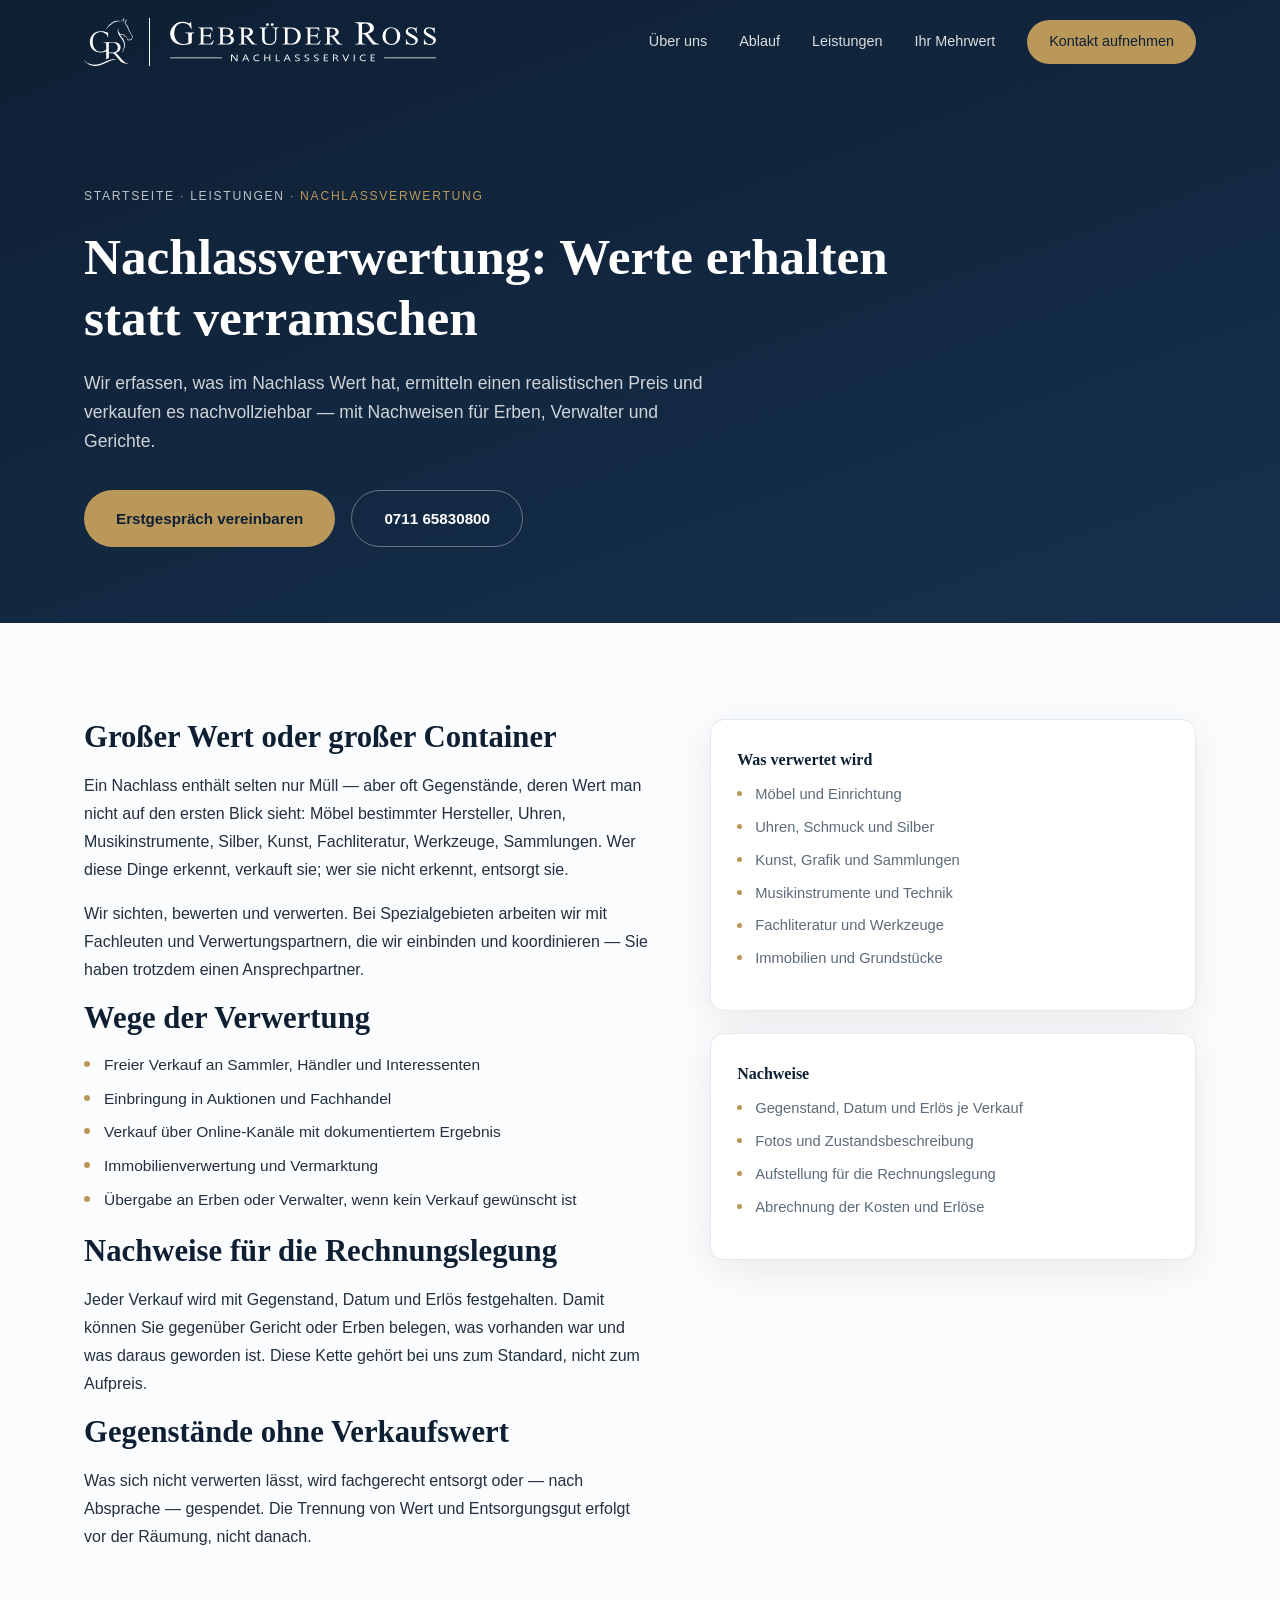
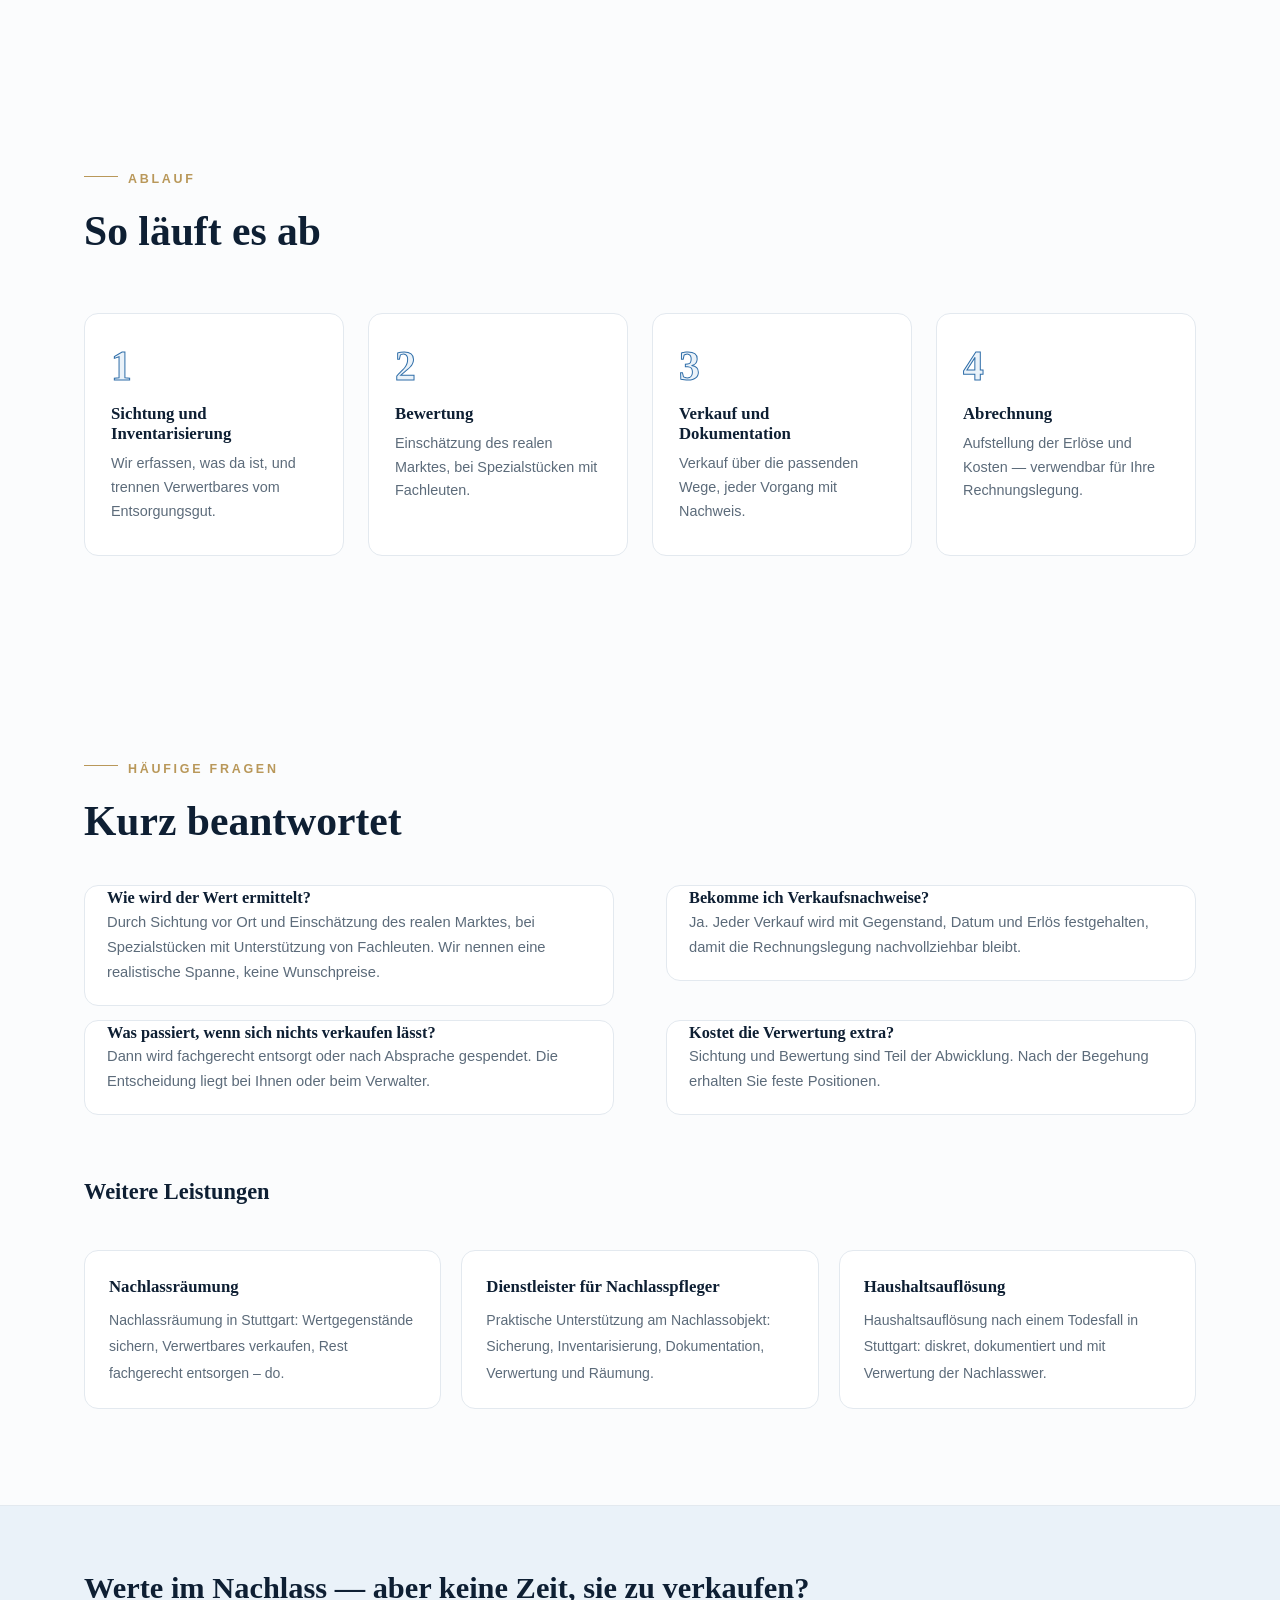
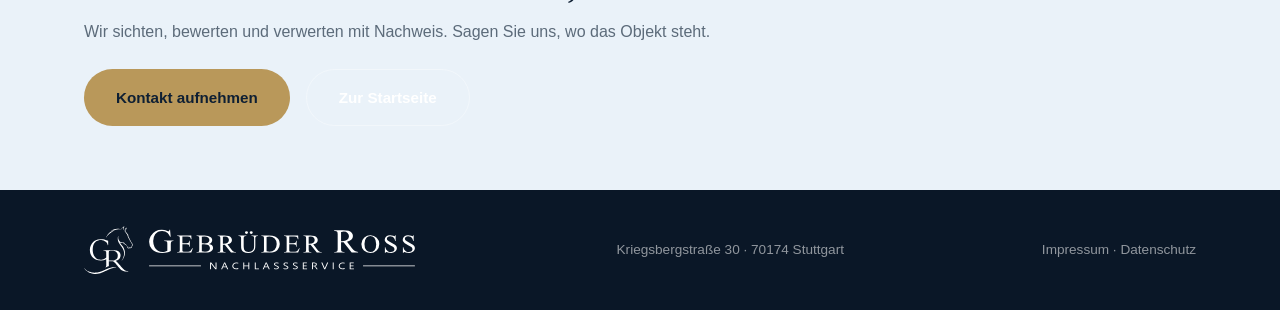
<file: leistungen/nachlassverwertung/index.html>
<!DOCTYPE html>
<html lang="de">
<head>
<meta charset="UTF-8">
<meta name="viewport" content="width=device-width, initial-scale=1.0">
<title>Nachlassverwertung Stuttgart | Gebrüder Ross</title>
<meta name="description" content="Nachlassverwertung in Stuttgart: Wertgegenstände erfassen, bewerten und verwerten – mit Nachweisen für Erben, Nachlasspfleger und Gerichte.">
<link rel="canonical" href="https://gebruederross.de/leistungen/nachlassverwertung/">

<link rel="icon" href="/favicon.ico" sizes="any">
<link rel="icon" type="image/png" sizes="32x32" href="/favicon-32.png">
<link rel="icon" type="image/svg+xml" href="/favicon.svg">
<link rel="apple-touch-icon" sizes="180x180" href="/apple-touch-icon.png">

<meta property="og:type" content="article">
<meta property="og:url" content="https://gebruederross.de/leistungen/nachlassverwertung/">
<meta property="og:site_name" content="Gebrüder Ross">
<meta property="og:locale" content="de_DE">
<meta property="og:title" content="Nachlassverwertung Stuttgart | Gebrüder Ross">
<meta property="og:description" content="Nachlassverwertung in Stuttgart: Wertgegenstände erfassen, bewerten und verwerten – mit Nachweisen für Erben, Nachlasspfleger und Gerichte.">
<meta property="og:image" content="https://gebruederross.de/og-image-20260929.jpg">
<meta property="og:image:width" content="1200">
<meta property="og:image:height" content="630">
<meta name="twitter:card" content="summary_large_image">
<meta name="twitter:title" content="Nachlassverwertung Stuttgart | Gebrüder Ross">
<meta name="twitter:description" content="Nachlassverwertung in Stuttgart: Wertgegenstände erfassen, bewerten und verwerten – mit Nachweisen für Erben, Nachlasspfleger und Gerichte.">

<link rel="stylesheet" href="/assets/style.css?v=20260929c">
<script type="application/ld+json">
{
  "@context": "https://schema.org",
  "@graph": [
    {
      "@type": "Service",
      "name": "Nachlassverwertung",
      "serviceType": "Nachlassverwertung",
      "description": "Nachlassverwertung in Stuttgart: Wertgegenstände erfassen, bewerten und verwerten – mit Nachweisen für Erben, Nachlasspfleger und Gerichte.",
      "url": "https://gebruederross.de/leistungen/nachlassverwertung/",
      "areaServed": [
        {
          "@type": "City",
          "name": "Stuttgart"
        },
        {
          "@type": "State",
          "name": "Baden-Württemberg"
        }
      ],
      "provider": {
        "@type": "ProfessionalService",
        "name": "Gebrüder Ross Nachlassservice",
        "telephone": "+49 711 65830800",
        "email": "info@gebruederross.de",
        "address": {
          "@type": "PostalAddress",
          "streetAddress": "Kriegsbergstraße 30",
          "postalCode": "70174",
          "addressLocality": "Stuttgart",
          "addressCountry": "DE"
        },
        "url": "https://gebruederross.de/"
      }
    },
    {
      "@type": "FAQPage",
      "mainEntity": [
        {
          "@type": "Question",
          "name": "Wie wird der Wert ermittelt?",
          "acceptedAnswer": {
            "@type": "Answer",
            "text": "Durch Sichtung vor Ort und Einschätzung des realen Marktes, bei Spezialstücken mit Unterstützung von Fachleuten. Wir nennen eine realistische Spanne, keine Wunschpreise."
          }
        },
        {
          "@type": "Question",
          "name": "Bekomme ich Verkaufsnachweise?",
          "acceptedAnswer": {
            "@type": "Answer",
            "text": "Ja. Jeder Verkauf wird mit Gegenstand, Datum und Erlös festgehalten, damit die Rechnungslegung nachvollziehbar bleibt."
          }
        },
        {
          "@type": "Question",
          "name": "Was passiert, wenn sich nichts verkaufen lässt?",
          "acceptedAnswer": {
            "@type": "Answer",
            "text": "Dann wird fachgerecht entsorgt oder nach Absprache gespendet. Die Entscheidung liegt bei Ihnen oder beim Verwalter."
          }
        },
        {
          "@type": "Question",
          "name": "Kostet die Verwertung extra?",
          "acceptedAnswer": {
            "@type": "Answer",
            "text": "Sichtung und Bewertung sind Teil der Abwicklung. Nach der Begehung erhalten Sie feste Positionen."
          }
        }
      ]
    },
    {
      "@type": "BreadcrumbList",
      "itemListElement": [
        {
          "@type": "ListItem",
          "position": 1,
          "name": "Startseite",
          "item": "https://gebruederross.de/"
        },
        {
          "@type": "ListItem",
          "position": 2,
          "name": "Leistungen",
          "item": "https://gebruederross.de/#leistungen"
        },
        {
          "@type": "ListItem",
          "position": 3,
          "name": "Nachlassverwertung",
          "item": "https://gebruederross.de/leistungen/nachlassverwertung/"
        }
      ]
    }
  ]
}
</script>
<script defer src="https://umami-analytics-tj2z.srv1818128.hstgr.cloud/script.js" data-website-id="9d2228f3-3868-4384-9c7a-41784088270c"></script>
<script>document.documentElement.classList.add('js');</script>
<meta property="og:image:type" content="image/jpeg">
<meta property="og:image:alt" content="Gebrüder Ross: Nachlassservice in Stuttgart und Umgebung. Ihr verlängerter Arm. Bei jedem Nachlass vor Ort.">
<meta name="twitter:image" content="https://gebruederross.de/og-image-20260929.jpg">
<meta name="twitter:image:alt" content="Gebrüder Ross: Nachlassservice in Stuttgart und Umgebung. Ihr verlängerter Arm. Bei jedem Nachlass vor Ort.">
</head>
<body>

<nav id="nav">
  <div class="container nav-inner">
    <a href="/" class="logo">
      <img src="/logo-icon-clean.svg" alt="Gebrüder Ross Logo" class="logo-icon">
      <span class="logo-divider"></span>
      <img src="/logo-text-clean.svg" alt="Gebrüder Ross" class="logo-text">
    </a>
    <button class="burger" id="burger" aria-label="Menü"><span></span><span></span><span></span></button>
    <div class="nav-links" id="navLinks">
      <a href="/#ueber-uns">Über uns</a>
      <a href="/#ablauf">Ablauf</a>
      <a href="/#leistungen">Leistungen</a>
      <a href="/#mehrwert">Ihr Mehrwert</a>
      <a href="/#kontakt" class="nav-cta" data-umami-event="kontakt-aufnehmen">Kontakt aufnehmen</a>
    </div>
  </div>
</nav>

<main>
<div class="page-hero">
  <div class="container">
    <div class="crumbs"><a href="/">Startseite</a> · <a href="/#leistungen">Leistungen</a> · <span>Nachlassverwertung</span></div>
    <h1>Nachlassverwertung: Werte erhalten statt verramschen</h1>
    <p class="lead">Wir erfassen, was im Nachlass Wert hat, ermitteln einen realistischen Preis und verkaufen es nachvollziehbar — mit Nachweisen für Erben, Verwalter und Gerichte.</p>
    <div class="btn-row">
      <a href="/#kontakt" class="btn btn-gold" data-umami-event="cta-erstgespraech">Erstgespräch vereinbaren</a>
      <a href="tel:+4971165830800" class="btn btn-ghost" data-umami-event="kontakt-telefon">0711 65830800</a>
    </div>
  </div>
</div>

<section>
  <div class="container">
    <div class="split">
      <div class="prose reveal">
        <h2>Großer Wert oder großer Container</h2>
        <p>Ein Nachlass enthält selten nur Müll — aber oft Gegenstände, deren Wert man nicht auf den ersten Blick sieht: Möbel bestimmter Hersteller, Uhren, Musikinstrumente, Silber, Kunst, Fachliteratur, Werkzeuge, Sammlungen. Wer diese Dinge erkennt, verkauft sie; wer sie nicht erkennt, entsorgt sie.</p>
        <p>Wir sichten, bewerten und verwerten. Bei Spezialgebieten arbeiten wir mit Fachleuten und Verwertungspartnern, die wir einbinden und koordinieren — Sie haben trotzdem einen Ansprechpartner.</p>
        <h2>Wege der Verwertung</h2>
        <ul><li>Freier Verkauf an Sammler, Händler und Interessenten</li><li>Einbringung in Auktionen und Fachhandel</li><li>Verkauf über Online-Kanäle mit dokumentiertem Ergebnis</li><li>Immobilienverwertung und Vermarktung</li><li>Übergabe an Erben oder Verwalter, wenn kein Verkauf gewünscht ist</li></ul>
        <h2>Nachweise für die Rechnungslegung</h2>
        <p>Jeder Verkauf wird mit Gegenstand, Datum und Erlös festgehalten. Damit können Sie gegenüber Gericht oder Erben belegen, was vorhanden war und was daraus geworden ist. Diese Kette gehört bei uns zum Standard, nicht zum Aufpreis.</p>
        <h2>Gegenstände ohne Verkaufswert</h2>
        <p>Was sich nicht verwerten lässt, wird fachgerecht entsorgt oder — nach Absprache — gespendet. Die Trennung von Wert und Entsorgungsgut erfolgt vor der Räumung, nicht danach.</p>
      </div>
      <aside>
      <div class="side-card reveal"><h3>Was verwertet wird</h3><ul><li>Möbel und Einrichtung</li><li>Uhren, Schmuck und Silber</li><li>Kunst, Grafik und Sammlungen</li><li>Musikinstrumente und Technik</li><li>Fachliteratur und Werkzeuge</li><li>Immobilien und Grundstücke</li></ul></div>
      <div class="side-card reveal"><h3>Nachweise</h3><ul><li>Gegenstand, Datum und Erlös je Verkauf</li><li>Fotos und Zustandsbeschreibung</li><li>Aufstellung für die Rechnungslegung</li><li>Abrechnung der Kosten und Erlöse</li></ul></div>
      </aside>
    </div>
  </div>
</section>

<section style="background:var(--bg)">
  <div class="container">
    <span class="eyebrow">Ablauf</span>
    <h2 class="section-title">So läuft es ab</h2>
    <div class="steps">
      <div class="step reveal"><h3>Sichtung und Inventarisierung</h3><p>Wir erfassen, was da ist, und trennen Verwertbares vom Entsorgungsgut.</p></div>
      <div class="step reveal"><h3>Bewertung</h3><p>Einschätzung des realen Marktes, bei Spezialstücken mit Fachleuten.</p></div>
      <div class="step reveal"><h3>Verkauf und Dokumentation</h3><p>Verkauf über die passenden Wege, jeder Vorgang mit Nachweis.</p></div>
      <div class="step reveal"><h3>Abrechnung</h3><p>Aufstellung der Erlöse und Kosten — verwendbar für Ihre Rechnungslegung.</p></div>
    </div>
  </div>
</section>

<section>
  <div class="container">
    <span class="eyebrow">Häufige Fragen</span>
    <h2 class="section-title">Kurz beantwortet</h2>
    <details class="fold" open>
      <summary>Alle Fragen anzeigen</summary>
      <div class="faq-list">
        <div class="faq-item reveal"><h3>Wie wird der Wert ermittelt?</h3><p>Durch Sichtung vor Ort und Einschätzung des realen Marktes, bei Spezialstücken mit Unterstützung von Fachleuten. Wir nennen eine realistische Spanne, keine Wunschpreise.</p></div>
        <div class="faq-item reveal"><h3>Bekomme ich Verkaufsnachweise?</h3><p>Ja. Jeder Verkauf wird mit Gegenstand, Datum und Erlös festgehalten, damit die Rechnungslegung nachvollziehbar bleibt.</p></div>
        <div class="faq-item reveal"><h3>Was passiert, wenn sich nichts verkaufen lässt?</h3><p>Dann wird fachgerecht entsorgt oder nach Absprache gespendet. Die Entscheidung liegt bei Ihnen oder beim Verwalter.</p></div>
        <div class="faq-item reveal"><h3>Kostet die Verwertung extra?</h3><p>Sichtung und Bewertung sind Teil der Abwicklung. Nach der Begehung erhalten Sie feste Positionen.</p></div>
      </div>
    </details>
    <h2 class="section-title" style="margin-top:64px;font-size:1.4rem">Weitere Leistungen</h2>
    <div class="sibling-list">
      <a href="/leistungen/nachlassraeumung-stuttgart/"><strong>Nachlassräumung</strong><span>Nachlassräumung in Stuttgart: Wertgegenstände sichern, Verwertbares verkaufen, Rest fachgerecht entsorgen – do.</span></a>
      <a href="/leistungen/dienstleister-fuer-nachlasspfleger/"><strong>Dienstleister für Nachlasspfleger</strong><span>Praktische Unterstützung am Nachlassobjekt: Sicherung, Inventarisierung, Dokumentation, Verwertung und Räumung.</span></a>
      <a href="/leistungen/haushaltsaufloesung-nach-todesfall/"><strong>Haushaltsauflösung</strong><span>Haushaltsauflösung nach einem Todesfall in Stuttgart: diskret, dokumentiert und mit Verwertung der Nachlasswer.</span></a>
    </div>
  </div>
</section>

<div class="page-cta">
  <div class="container">
    <h2>Werte im Nachlass — aber keine Zeit, sie zu verkaufen?</h2>
    <p>Wir sichten, bewerten und verwerten mit Nachweis. Sagen Sie uns, wo das Objekt steht.</p>
    <div class="btn-row">
      <a href="/#kontakt" class="btn btn-gold" data-umami-event="cta-zusammenarbeiten">Kontakt aufnehmen</a>
      <a href="/" class="btn btn-ghost">Zur Startseite</a>
    </div>
  </div>
</div>
</main>

<footer>
  <div class="container">
    <span class="logo">
      <!-- ⚡ Bolt Optimization: Lazy-load footer images -->
      <img src="/logo-icon-clean.svg" alt="Gebrüder Ross Logo" class="logo-icon" loading="lazy" decoding="async">
      <img src="/logo-text-clean.svg" alt="Gebrüder Ross" class="logo-text" loading="lazy" decoding="async">
    </span>
    <span>Kriegsbergstraße 30 · 70174 Stuttgart</span>
    <span><a href="/impressum.html">Impressum</a> · <a href="/datenschutz.html">Datenschutz</a></span>
  </div>
</footer>

<script src="../../assets/main.js"></script>
</body>
</html>
</file>
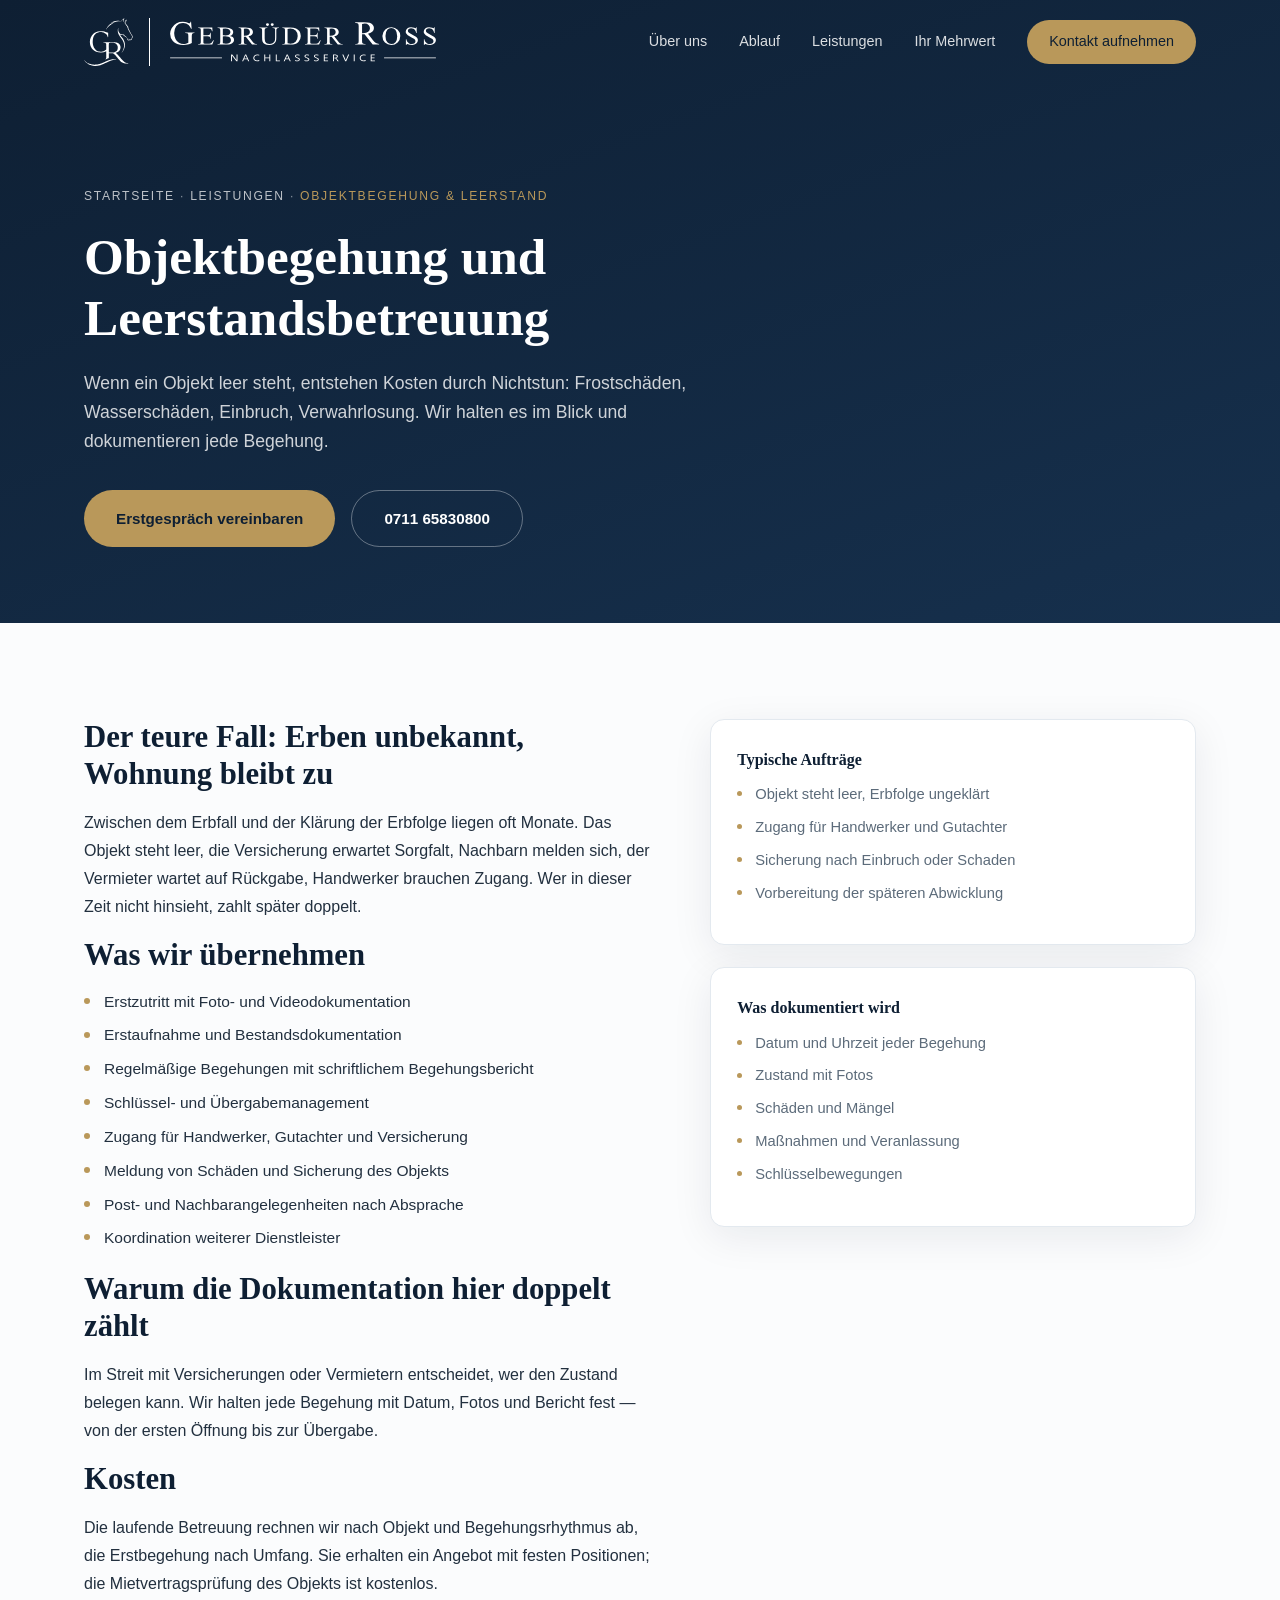
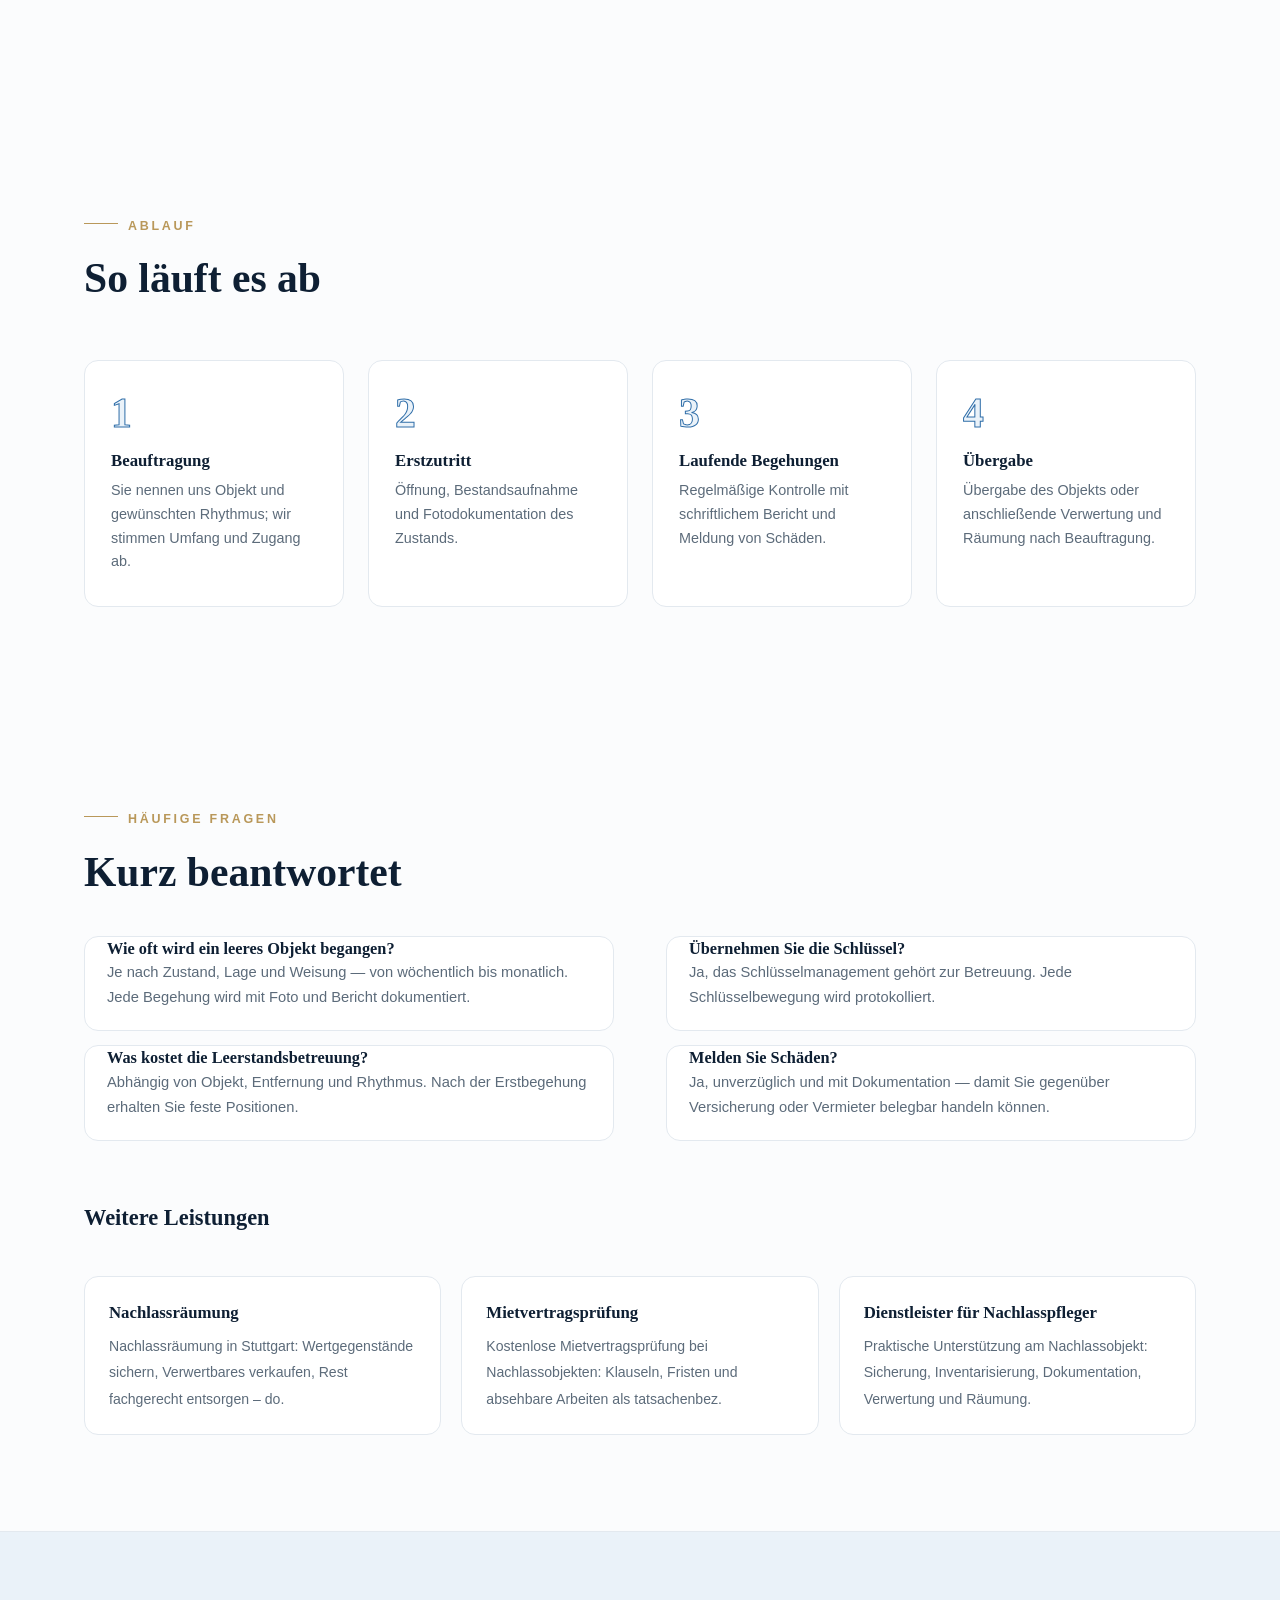
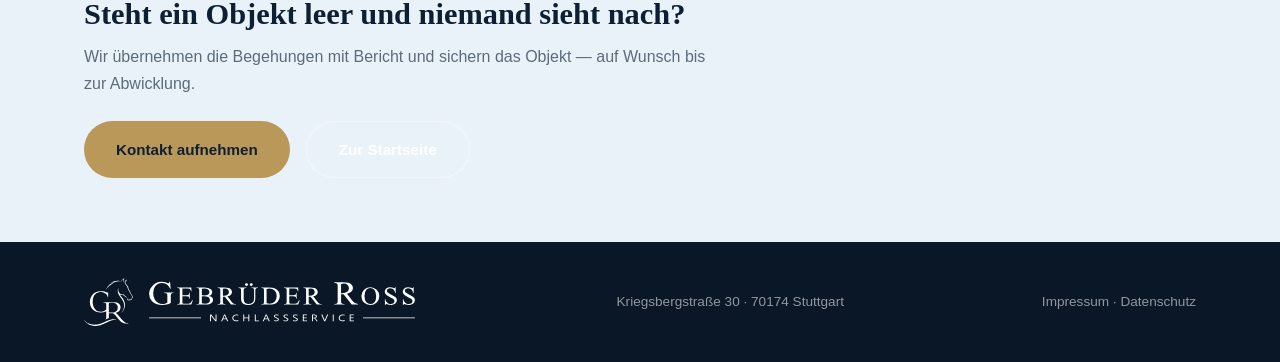
<file: leistungen/objektbegehung-und-leerstandsbetreuung/index.html>
<!DOCTYPE html>
<html lang="de">
<head>
<meta charset="UTF-8">
<meta name="viewport" content="width=device-width, initial-scale=1.0">
<title>Objektbegehung und Leerstandsbetreuung | Gebrüder Ross</title>
<meta name="description" content="Objektbegehung und Leerstandsbetreuung in Stuttgart: Erstzutritt dokumentiert, Objekt gesichert, regelmäßige Begehungen mit schriftlichem Bericht.">
<link rel="canonical" href="https://gebruederross.de/leistungen/objektbegehung-und-leerstandsbetreuung/">

<link rel="icon" href="/favicon.ico" sizes="any">
<link rel="icon" type="image/png" sizes="32x32" href="/favicon-32.png">
<link rel="icon" type="image/svg+xml" href="/favicon.svg">
<link rel="apple-touch-icon" sizes="180x180" href="/apple-touch-icon.png">

<meta property="og:type" content="article">
<meta property="og:url" content="https://gebruederross.de/leistungen/objektbegehung-und-leerstandsbetreuung/">
<meta property="og:site_name" content="Gebrüder Ross">
<meta property="og:locale" content="de_DE">
<meta property="og:title" content="Objektbegehung und Leerstandsbetreuung | Gebrüder Ross">
<meta property="og:description" content="Objektbegehung und Leerstandsbetreuung in Stuttgart: Erstzutritt dokumentiert, Objekt gesichert, regelmäßige Begehungen mit schriftlichem Bericht.">
<meta property="og:image" content="https://gebruederross.de/og-image-20260929.jpg">
<meta property="og:image:width" content="1200">
<meta property="og:image:height" content="630">
<meta name="twitter:card" content="summary_large_image">
<meta name="twitter:title" content="Objektbegehung und Leerstandsbetreuung | Gebrüder Ross">
<meta name="twitter:description" content="Objektbegehung und Leerstandsbetreuung in Stuttgart: Erstzutritt dokumentiert, Objekt gesichert, regelmäßige Begehungen mit schriftlichem Bericht.">

<link rel="stylesheet" href="/assets/style.css?v=20260929c">
<script type="application/ld+json">
{
  "@context": "https://schema.org",
  "@graph": [
    {
      "@type": "Service",
      "name": "Objektbegehung & Leerstand",
      "serviceType": "Objektbegehung & Leerstand",
      "description": "Objektbegehung und Leerstandsbetreuung in Stuttgart: Erstzutritt dokumentiert, Objekt gesichert, regelmäßige Begehungen mit schriftlichem Bericht.",
      "url": "https://gebruederross.de/leistungen/objektbegehung-und-leerstandsbetreuung/",
      "areaServed": [
        {
          "@type": "City",
          "name": "Stuttgart"
        },
        {
          "@type": "State",
          "name": "Baden-Württemberg"
        }
      ],
      "provider": {
        "@type": "ProfessionalService",
        "name": "Gebrüder Ross Nachlassservice",
        "telephone": "+49 711 65830800",
        "email": "info@gebruederross.de",
        "address": {
          "@type": "PostalAddress",
          "streetAddress": "Kriegsbergstraße 30",
          "postalCode": "70174",
          "addressLocality": "Stuttgart",
          "addressCountry": "DE"
        },
        "url": "https://gebruederross.de/"
      }
    },
    {
      "@type": "FAQPage",
      "mainEntity": [
        {
          "@type": "Question",
          "name": "Wie oft wird ein leeres Objekt begangen?",
          "acceptedAnswer": {
            "@type": "Answer",
            "text": "Je nach Zustand, Lage und Weisung — von wöchentlich bis monatlich. Jede Begehung wird mit Foto und Bericht dokumentiert."
          }
        },
        {
          "@type": "Question",
          "name": "Übernehmen Sie die Schlüssel?",
          "acceptedAnswer": {
            "@type": "Answer",
            "text": "Ja, das Schlüsselmanagement gehört zur Betreuung. Jede Schlüsselbewegung wird protokolliert."
          }
        },
        {
          "@type": "Question",
          "name": "Was kostet die Leerstandsbetreuung?",
          "acceptedAnswer": {
            "@type": "Answer",
            "text": "Abhängig von Objekt, Entfernung und Rhythmus. Nach der Erstbegehung erhalten Sie feste Positionen."
          }
        },
        {
          "@type": "Question",
          "name": "Melden Sie Schäden?",
          "acceptedAnswer": {
            "@type": "Answer",
            "text": "Ja, unverzüglich und mit Dokumentation — damit Sie gegenüber Versicherung oder Vermieter belegbar handeln können."
          }
        }
      ]
    },
    {
      "@type": "BreadcrumbList",
      "itemListElement": [
        {
          "@type": "ListItem",
          "position": 1,
          "name": "Startseite",
          "item": "https://gebruederross.de/"
        },
        {
          "@type": "ListItem",
          "position": 2,
          "name": "Leistungen",
          "item": "https://gebruederross.de/#leistungen"
        },
        {
          "@type": "ListItem",
          "position": 3,
          "name": "Objektbegehung & Leerstand",
          "item": "https://gebruederross.de/leistungen/objektbegehung-und-leerstandsbetreuung/"
        }
      ]
    }
  ]
}
</script>
<script defer src="https://umami-analytics-tj2z.srv1818128.hstgr.cloud/script.js" data-website-id="9d2228f3-3868-4384-9c7a-41784088270c"></script>
<script>document.documentElement.classList.add('js');</script>
<meta property="og:image:type" content="image/jpeg">
<meta property="og:image:alt" content="Gebrüder Ross: Nachlassservice in Stuttgart und Umgebung. Ihr verlängerter Arm. Bei jedem Nachlass vor Ort.">
<meta name="twitter:image" content="https://gebruederross.de/og-image-20260929.jpg">
<meta name="twitter:image:alt" content="Gebrüder Ross: Nachlassservice in Stuttgart und Umgebung. Ihr verlängerter Arm. Bei jedem Nachlass vor Ort.">
</head>
<body>

<nav id="nav">
  <div class="container nav-inner">
    <a href="/" class="logo">
      <img src="/logo-icon-clean.svg" alt="Gebrüder Ross Logo" class="logo-icon">
      <span class="logo-divider"></span>
      <img src="/logo-text-clean.svg" alt="Gebrüder Ross" class="logo-text">
    </a>
    <button class="burger" id="burger" aria-label="Menü"><span></span><span></span><span></span></button>
    <div class="nav-links" id="navLinks">
      <a href="/#ueber-uns">Über uns</a>
      <a href="/#ablauf">Ablauf</a>
      <a href="/#leistungen">Leistungen</a>
      <a href="/#mehrwert">Ihr Mehrwert</a>
      <a href="/#kontakt" class="nav-cta" data-umami-event="kontakt-aufnehmen">Kontakt aufnehmen</a>
    </div>
  </div>
</nav>

<main>
<div class="page-hero">
  <div class="container">
    <div class="crumbs"><a href="/">Startseite</a> · <a href="/#leistungen">Leistungen</a> · <span>Objektbegehung & Leerstand</span></div>
    <h1>Objektbegehung und Leerstandsbetreuung</h1>
    <p class="lead">Wenn ein Objekt leer steht, entstehen Kosten durch Nichtstun: Frostschäden, Wasserschäden, Einbruch, Verwahrlosung. Wir halten es im Blick und dokumentieren jede Begehung.</p>
    <div class="btn-row">
      <a href="/#kontakt" class="btn btn-gold" data-umami-event="cta-erstgespraech">Erstgespräch vereinbaren</a>
      <a href="tel:+4971165830800" class="btn btn-ghost" data-umami-event="kontakt-telefon">0711 65830800</a>
    </div>
  </div>
</div>

<section>
  <div class="container">
    <div class="split">
      <div class="prose reveal">
        <h2>Der teure Fall: Erben unbekannt, Wohnung bleibt zu</h2>
        <p>Zwischen dem Erbfall und der Klärung der Erbfolge liegen oft Monate. Das Objekt steht leer, die Versicherung erwartet Sorgfalt, Nachbarn melden sich, der Vermieter wartet auf Rückgabe, Handwerker brauchen Zugang. Wer in dieser Zeit nicht hinsieht, zahlt später doppelt.</p>
        <h2>Was wir übernehmen</h2>
        <ul><li>Erstzutritt mit Foto- und Videodokumentation</li><li>Erstaufnahme und Bestandsdokumentation</li><li>Regelmäßige Begehungen mit schriftlichem Begehungsbericht</li><li>Schlüssel- und Übergabemanagement</li><li>Zugang für Handwerker, Gutachter und Versicherung</li><li>Meldung von Schäden und Sicherung des Objekts</li><li>Post- und Nachbarangelegenheiten nach Absprache</li><li>Koordination weiterer Dienstleister</li></ul>
        <h2>Warum die Dokumentation hier doppelt zählt</h2>
        <p>Im Streit mit Versicherungen oder Vermietern entscheidet, wer den Zustand belegen kann. Wir halten jede Begehung mit Datum, Fotos und Bericht fest — von der ersten Öffnung bis zur Übergabe.</p>
        <h2>Kosten</h2>
        <p>Die laufende Betreuung rechnen wir nach Objekt und Begehungsrhythmus ab, die Erstbegehung nach Umfang. Sie erhalten ein Angebot mit festen Positionen; die Mietvertragsprüfung des Objekts ist kostenlos.</p>
      </div>
      <aside>
      <div class="side-card reveal"><h3>Typische Aufträge</h3><ul><li>Objekt steht leer, Erbfolge ungeklärt</li><li>Zugang für Handwerker und Gutachter</li><li>Sicherung nach Einbruch oder Schaden</li><li>Vorbereitung der späteren Abwicklung</li></ul></div>
      <div class="side-card reveal"><h3>Was dokumentiert wird</h3><ul><li>Datum und Uhrzeit jeder Begehung</li><li>Zustand mit Fotos</li><li>Schäden und Mängel</li><li>Maßnahmen und Veranlassung</li><li>Schlüsselbewegungen</li></ul></div>
      </aside>
    </div>
  </div>
</section>

<section style="background:var(--bg)">
  <div class="container">
    <span class="eyebrow">Ablauf</span>
    <h2 class="section-title">So läuft es ab</h2>
    <div class="steps">
      <div class="step reveal"><h3>Beauftragung</h3><p>Sie nennen uns Objekt und gewünschten Rhythmus; wir stimmen Umfang und Zugang ab.</p></div>
      <div class="step reveal"><h3>Erstzutritt</h3><p>Öffnung, Bestandsaufnahme und Fotodokumentation des Zustands.</p></div>
      <div class="step reveal"><h3>Laufende Begehungen</h3><p>Regelmäßige Kontrolle mit schriftlichem Bericht und Meldung von Schäden.</p></div>
      <div class="step reveal"><h3>Übergabe</h3><p>Übergabe des Objekts oder anschließende Verwertung und Räumung nach Beauftragung.</p></div>
    </div>
  </div>
</section>

<section>
  <div class="container">
    <span class="eyebrow">Häufige Fragen</span>
    <h2 class="section-title">Kurz beantwortet</h2>
    <details class="fold" open>
      <summary>Alle Fragen anzeigen</summary>
      <div class="faq-list">
        <div class="faq-item reveal"><h3>Wie oft wird ein leeres Objekt begangen?</h3><p>Je nach Zustand, Lage und Weisung — von wöchentlich bis monatlich. Jede Begehung wird mit Foto und Bericht dokumentiert.</p></div>
        <div class="faq-item reveal"><h3>Übernehmen Sie die Schlüssel?</h3><p>Ja, das Schlüsselmanagement gehört zur Betreuung. Jede Schlüsselbewegung wird protokolliert.</p></div>
        <div class="faq-item reveal"><h3>Was kostet die Leerstandsbetreuung?</h3><p>Abhängig von Objekt, Entfernung und Rhythmus. Nach der Erstbegehung erhalten Sie feste Positionen.</p></div>
        <div class="faq-item reveal"><h3>Melden Sie Schäden?</h3><p>Ja, unverzüglich und mit Dokumentation — damit Sie gegenüber Versicherung oder Vermieter belegbar handeln können.</p></div>
      </div>
    </details>
    <h2 class="section-title" style="margin-top:64px;font-size:1.4rem">Weitere Leistungen</h2>
    <div class="sibling-list">
      <a href="/leistungen/nachlassraeumung-stuttgart/"><strong>Nachlassräumung</strong><span>Nachlassräumung in Stuttgart: Wertgegenstände sichern, Verwertbares verkaufen, Rest fachgerecht entsorgen – do.</span></a>
      <a href="/leistungen/mietvertragspruefung/"><strong>Mietvertragsprüfung</strong><span>Kostenlose Mietvertragsprüfung bei Nachlassobjekten: Klauseln, Fristen und absehbare Arbeiten als tatsachenbez.</span></a>
      <a href="/leistungen/dienstleister-fuer-nachlasspfleger/"><strong>Dienstleister für Nachlasspfleger</strong><span>Praktische Unterstützung am Nachlassobjekt: Sicherung, Inventarisierung, Dokumentation, Verwertung und Räumung.</span></a>
    </div>
  </div>
</section>

<div class="page-cta">
  <div class="container">
    <h2>Steht ein Objekt leer und niemand sieht nach?</h2>
    <p>Wir übernehmen die Begehungen mit Bericht und sichern das Objekt — auf Wunsch bis zur Abwicklung.</p>
    <div class="btn-row">
      <a href="/#kontakt" class="btn btn-gold" data-umami-event="cta-zusammenarbeiten">Kontakt aufnehmen</a>
      <a href="/" class="btn btn-ghost">Zur Startseite</a>
    </div>
  </div>
</div>
</main>

<footer>
  <div class="container">
    <span class="logo">
      <!-- ⚡ Bolt Optimization: Lazy-load footer images -->
      <img src="/logo-icon-clean.svg" alt="Gebrüder Ross Logo" class="logo-icon" loading="lazy" decoding="async">
      <img src="/logo-text-clean.svg" alt="Gebrüder Ross" class="logo-text" loading="lazy" decoding="async">
    </span>
    <span>Kriegsbergstraße 30 · 70174 Stuttgart</span>
    <span><a href="/impressum.html">Impressum</a> · <a href="/datenschutz.html">Datenschutz</a></span>
  </div>
</footer>

<script src="../../assets/main.js"></script>
</body>
</html>
</file>
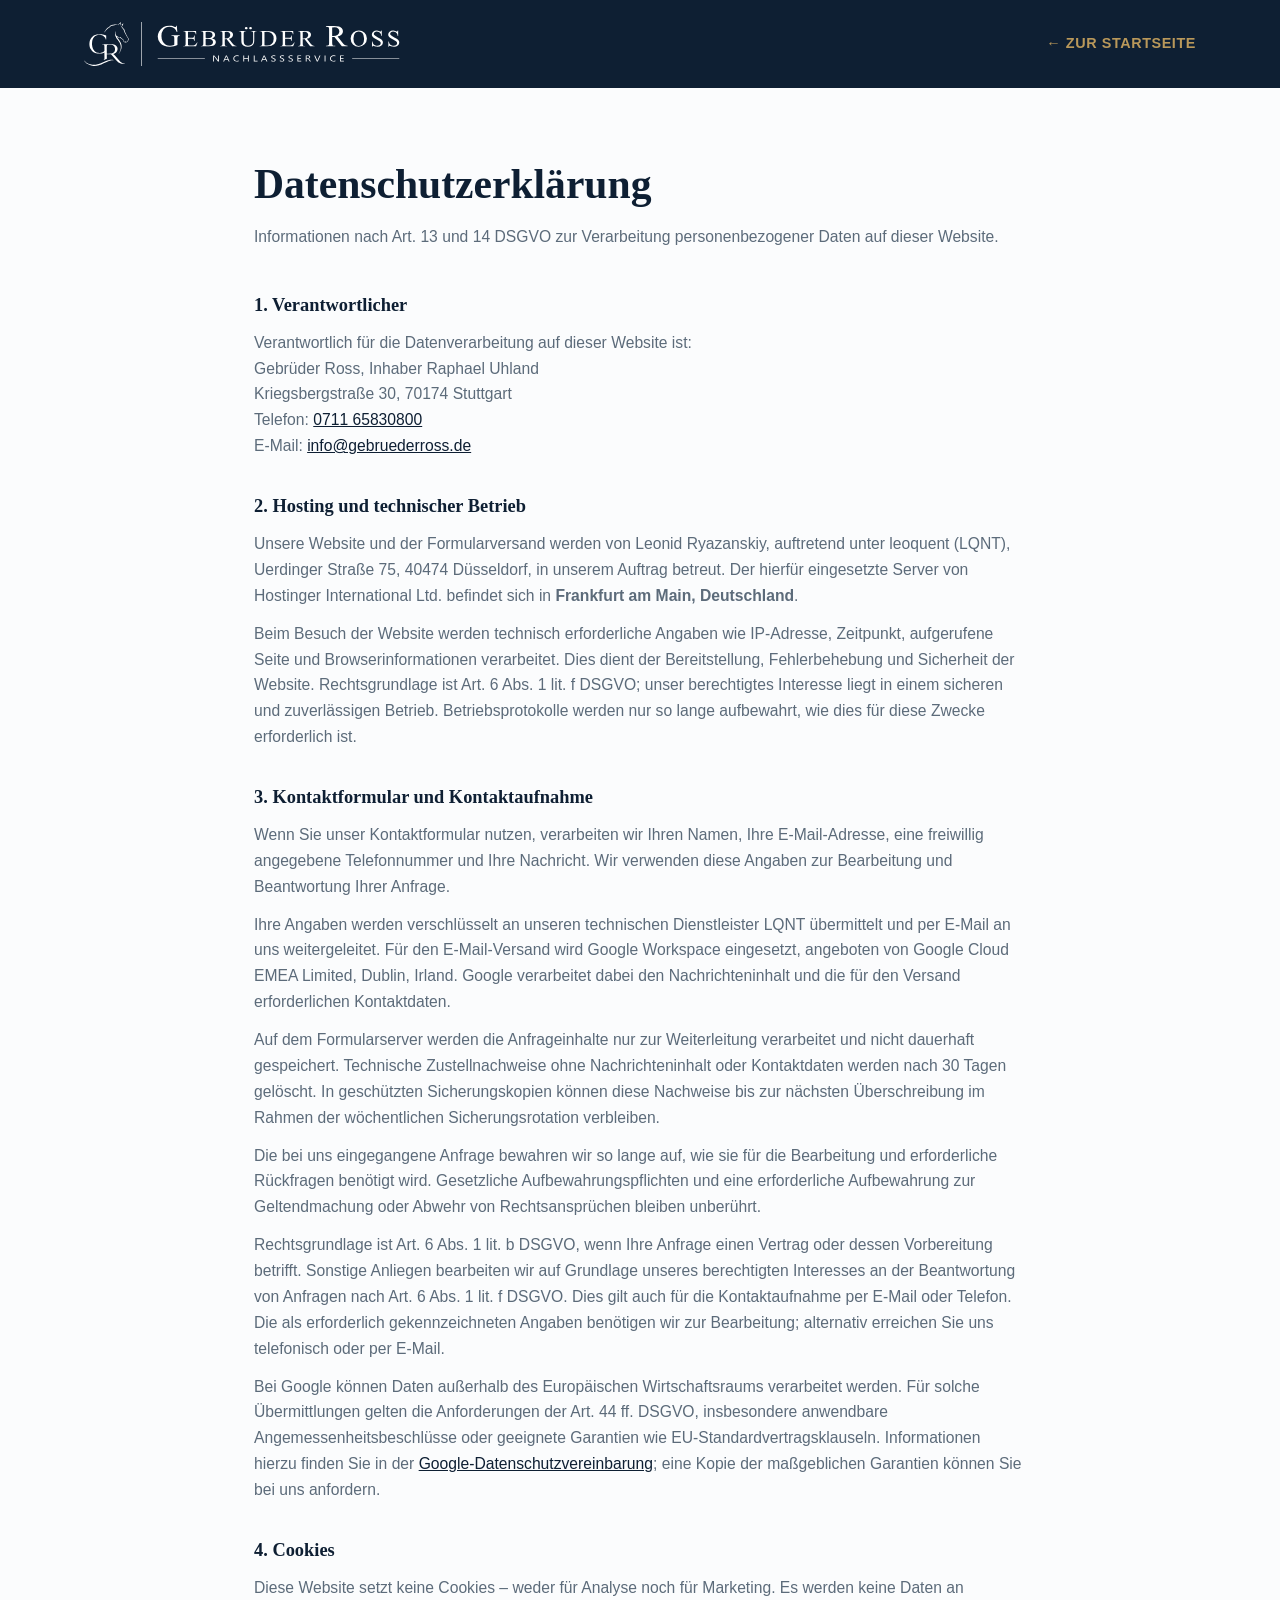
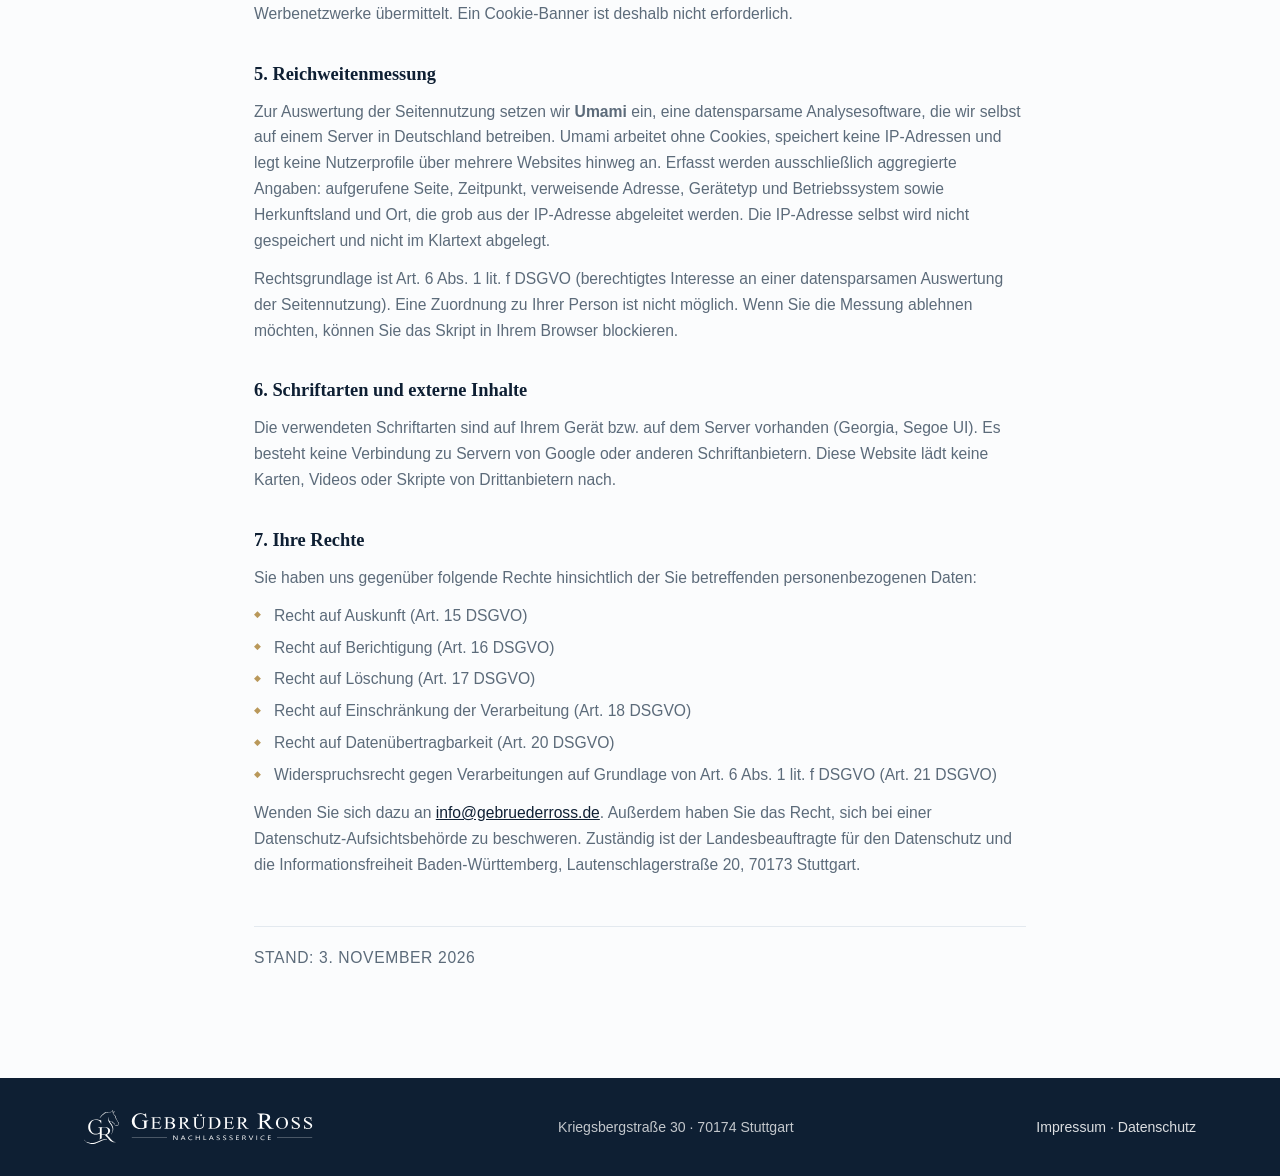
<file: datenschutz.html>
<!DOCTYPE html>
<html lang="de">
<head>
<meta charset="UTF-8">
<meta name="viewport" content="width=device-width, initial-scale=1.0">
<title>Datenschutzerklärung · Gebrüder Ross Nachlassservice Stuttgart</title>
<meta name="description" content="Informationen zur Verarbeitung personenbezogener Daten auf der Website von Gebrüder Ross, Nachlassservice im Großraum Stuttgart.">
<meta name="robots" content="index, follow">
<link rel="canonical" href="https://gebruederross.de/datenschutz.html">
<link rel="icon" href="/favicon.ico" sizes="any">
<link rel="icon" type="image/png" sizes="32x32" href="/favicon-32.png">
<link rel="icon" type="image/svg+xml" href="favicon.svg">
<link rel="apple-touch-icon" sizes="180x180" href="apple-touch-icon.png">
<style>
:root{
  --navy:#0e1f33;--navy-2:#16304d;--gold:#b9985a;--ink:#22303f;--muted:#5c6b7a;
  --bg:#fbfcfd;--white:#ffffff;--line:#e3e9ef;--radius:14px;
  --shadow:0 10px 40px rgba(14,31,51,.08);
  --font-serif:"Georgia","Times New Roman",serif;
  --font-sans:"Segoe UI","Helvetica Neue",Arial,sans-serif;
}
*{margin:0;padding:0;box-sizing:border-box}
body{font-family:var(--font-sans);color:var(--ink);background:var(--bg);line-height:1.65;-webkit-font-smoothing:antialiased}
img{max-width:100%;display:block}
a{color:var(--ink);text-decoration:none}
.container{max-width:1160px;margin:0 auto;padding:0 24px}
.legal-head{background:var(--navy);padding:22px 0}
.legal-head .container{display:flex;align-items:center;justify-content:space-between;gap:24px;flex-wrap:wrap}
.legal-head .logo{display:inline-flex;align-items:center;gap:12px}
.legal-head .logo-icon{height:44px;width:auto;filter:brightness(0) invert(1)}
.legal-head .logo-divider{width:1px;height:44px;background-color:rgba(255,255,255,.6)}
.legal-head .logo-text{height:40px;width:auto;filter:brightness(0) invert(1)}
.back{color:var(--gold);font-size:.9rem;font-weight:600;letter-spacing:.04em;text-transform:uppercase}
.back:hover{color:var(--white)}
.legal{padding:72px 0 96px}
.legal .container{max-width:820px}
.legal h1{font-family:var(--font-serif);color:var(--navy);font-weight:600;font-size:clamp(1.9rem,3.6vw,2.6rem);line-height:1.2;margin-bottom:14px}
.legal .lead{color:var(--muted);margin-bottom:44px}
.legal h2{font-family:var(--font-serif);color:var(--navy);font-weight:600;font-size:1.15rem;line-height:1.3;margin:36px 0 12px}
.legal h2:first-of-type{margin-top:0}
.legal p{color:var(--muted);font-size:.98rem;margin-bottom:12px}
.legal a{color:var(--navy);text-decoration:underline}
.legal a:hover{color:var(--gold)}
.legal ul{list-style:none;margin:0 0 12px}
.legal ul li{color:var(--muted);font-size:.98rem;padding-left:20px;position:relative;margin-bottom:6px}
.legal ul li::before{content:"◆";color:var(--gold);font-size:.55rem;position:absolute;left:0;top:.5em}
.todo{background:#fff6e5;border:1px dashed var(--gold);border-radius:8px;padding:2px 8px;color:#8a6a24;font-weight:600;font-size:.9rem;display:inline-block}
.note{background:var(--white);border:1px solid var(--line);border-left:3px solid var(--gold);border-radius:8px;padding:18px 22px;margin:20px 0}
.note p{margin:0;font-size:.94rem}
.stand{margin-top:48px;border-top:1px solid var(--line);padding-top:18px;color:var(--muted);font-size:.82rem;letter-spacing:.04em;text-transform:uppercase}
footer{background:var(--navy);color:rgba(255,255,255,.75);padding:32px 0;font-size:.88rem}
footer .container{display:flex;align-items:center;justify-content:space-between;gap:18px;flex-wrap:wrap}
footer .logo{display:inline-flex;align-items:center;gap:10px}
footer .logo-icon{height:34px;width:auto;filter:brightness(0) invert(1)}
footer .logo-text{height:30px;width:auto;filter:brightness(0) invert(1)}
footer a{color:rgba(255,255,255,.85)}
footer a:hover{color:var(--gold)}
@media (max-width:640px){
  .legal{padding:48px 0 72px}
  .legal-head .logo-icon{height:36px}
  .legal-head .logo-text{height:32px}
  footer .container{flex-direction:column;align-items:flex-start}
}
</style>
</head>
<body>

<div class="legal-head">
  <div class="container">
    <a href="index.html" class="logo">
      <img src="logo-icon-clean.svg" alt="Gebrüder Ross Logo" class="logo-icon">
      <span class="logo-divider"></span>
      <img src="logo-text-clean.svg" alt="Gebrüder Ross" class="logo-text">
    </a>
    <a href="index.html" class="back">← Zur Startseite</a>
  </div>
</div>

<main class="legal">
  <div class="container">
    <h1>Datenschutzerklärung</h1>
    <p class="lead">Informationen nach Art. 13 und 14 DSGVO zur Verarbeitung personenbezogener Daten
    auf dieser Website.</p>

    <h2>1. Verantwortlicher</h2>
    <p>
      Verantwortlich für die Datenverarbeitung auf dieser Website ist:<br>
      Gebrüder Ross, Inhaber Raphael Uhland<br>
      Kriegsbergstraße 30, 70174 Stuttgart<br>
      Telefon: <a href="tel:+4971165830800">0711 65830800</a><br>
      E-Mail: <a href="mailto:info@gebruederross.de">info@gebruederross.de</a>
    </p>

    <h2>2. Hosting und technischer Betrieb</h2>
<p>Unsere Website und der Formularversand werden von Leonid Ryazanskiy, auftretend unter leoquent (LQNT), Uerdinger Straße 75, 40474 Düsseldorf, in unserem Auftrag betreut. Der hierfür eingesetzte Server von Hostinger International Ltd. befindet sich in <strong>Frankfurt am Main, Deutschland</strong>.</p>
<p>Beim Besuch der Website werden technisch erforderliche Angaben wie IP-Adresse, Zeitpunkt, aufgerufene Seite und Browserinformationen verarbeitet. Dies dient der Bereitstellung, Fehlerbehebung und Sicherheit der Website. Rechtsgrundlage ist Art. 6 Abs. 1 lit. f DSGVO; unser berechtigtes Interesse liegt in einem sicheren und zuverlässigen Betrieb. Betriebsprotokolle werden nur so lange aufbewahrt, wie dies für diese Zwecke erforderlich ist.</p>
<h2>3. Kontaktformular und Kontaktaufnahme</h2>
<p>Wenn Sie unser Kontaktformular nutzen, verarbeiten wir Ihren Namen, Ihre E-Mail-Adresse, eine freiwillig angegebene Telefonnummer und Ihre Nachricht. Wir verwenden diese Angaben zur Bearbeitung und Beantwortung Ihrer Anfrage.</p>
<p>Ihre Angaben werden verschlüsselt an unseren technischen Dienstleister LQNT übermittelt und per E-Mail an uns weitergeleitet. Für den E-Mail-Versand wird Google Workspace eingesetzt, angeboten von Google Cloud EMEA Limited, Dublin, Irland. Google verarbeitet dabei den Nachrichteninhalt und die für den Versand erforderlichen Kontaktdaten.</p>
<p>Auf dem Formularserver werden die Anfrageinhalte nur zur Weiterleitung verarbeitet und nicht dauerhaft gespeichert. Technische Zustellnachweise ohne Nachrichteninhalt oder Kontaktdaten werden nach 30 Tagen gelöscht. In geschützten Sicherungskopien können diese Nachweise bis zur nächsten Überschreibung im Rahmen der wöchentlichen Sicherungsrotation verbleiben.</p><p>Die bei uns eingegangene Anfrage bewahren wir so lange auf, wie sie für die Bearbeitung und erforderliche Rückfragen benötigt wird. Gesetzliche Aufbewahrungspflichten und eine erforderliche Aufbewahrung zur Geltendmachung oder Abwehr von Rechtsansprüchen bleiben unberührt.</p><p>Rechtsgrundlage ist Art. 6 Abs. 1 lit. b DSGVO, wenn Ihre Anfrage einen Vertrag oder dessen Vorbereitung betrifft. Sonstige Anliegen bearbeiten wir auf Grundlage unseres berechtigten Interesses an der Beantwortung von Anfragen nach Art. 6 Abs. 1 lit. f DSGVO. Dies gilt auch für die Kontaktaufnahme per E-Mail oder Telefon. Die als erforderlich gekennzeichneten Angaben benötigen wir zur Bearbeitung; alternativ erreichen Sie uns telefonisch oder per E-Mail.</p>
<p>Bei Google können Daten außerhalb des Europäischen Wirtschaftsraums verarbeitet werden. Für solche Übermittlungen gelten die Anforderungen der Art. 44 ff. DSGVO, insbesondere anwendbare Angemessenheitsbeschlüsse oder geeignete Garantien wie EU-Standardvertragsklauseln. Informationen hierzu finden Sie in der <a href="https://cloud.google.com/terms/data-processing-addendum/">Google-Datenschutzvereinbarung</a>; eine Kopie der maßgeblichen Garantien können Sie bei uns anfordern.</p>    <h2>4. Cookies</h2>
    <p>
      Diese Website setzt keine Cookies – weder für Analyse noch für Marketing. Es werden keine
      Daten an Werbenetzwerke übermittelt. Ein Cookie-Banner ist deshalb nicht erforderlich.
    </p>

    <h2>5. Reichweitenmessung</h2>
    <p>
      Zur Auswertung der Seitennutzung setzen wir <strong>Umami</strong> ein, eine
      datensparsame Analysesoftware, die wir selbst auf einem Server in Deutschland betreiben.
      Umami arbeitet ohne Cookies, speichert keine IP-Adressen und legt keine Nutzerprofile
      über mehrere Websites hinweg an. Erfasst werden ausschließlich aggregierte Angaben:
      aufgerufene Seite, Zeitpunkt, verweisende Adresse, Gerätetyp und Betriebssystem sowie
      Herkunftsland und Ort, die grob aus der IP-Adresse abgeleitet werden. Die IP-Adresse
      selbst wird nicht gespeichert und nicht im Klartext abgelegt.
    </p>
    <p>
      Rechtsgrundlage ist Art. 6 Abs. 1 lit. f DSGVO (berechtigtes Interesse an einer
      datensparsamen Auswertung der Seitennutzung). Eine Zuordnung zu Ihrer Person ist nicht
      möglich. Wenn Sie die Messung ablehnen möchten, können Sie das Skript in Ihrem Browser
      blockieren.
    </p>

    <h2>6. Schriftarten und externe Inhalte</h2>
    <p>
      Die verwendeten Schriftarten sind auf Ihrem Gerät bzw. auf dem Server vorhanden
      (Georgia, Segoe UI). Es besteht keine Verbindung zu Servern von Google oder anderen
      Schriftanbietern. Diese Website lädt keine Karten, Videos oder Skripte von
      Drittanbietern nach.
    </p>

    <h2>7. Ihre Rechte</h2>
    <p>Sie haben uns gegenüber folgende Rechte hinsichtlich der Sie betreffenden personenbezogenen Daten:</p>
    <ul>
      <li>Recht auf Auskunft (Art. 15 DSGVO)</li>
      <li>Recht auf Berichtigung (Art. 16 DSGVO)</li>
      <li>Recht auf Löschung (Art. 17 DSGVO)</li>
      <li>Recht auf Einschränkung der Verarbeitung (Art. 18 DSGVO)</li>
      <li>Recht auf Datenübertragbarkeit (Art. 20 DSGVO)</li>
      <li>Widerspruchsrecht gegen Verarbeitungen auf Grundlage von Art. 6 Abs. 1 lit. f DSGVO (Art. 21 DSGVO)</li>
    </ul>
    <p>
      Wenden Sie sich dazu an <a href="mailto:info@gebruederross.de">info@gebruederross.de</a>.
      Außerdem haben Sie das Recht, sich bei einer Datenschutz-Aufsichtsbehörde zu beschweren.
      Zuständig ist der Landesbeauftragte für den Datenschutz und die Informationsfreiheit
      Baden-Württemberg, Lautenschlagerstraße 20, 70173 Stuttgart.
    </p>



    <p class="stand">Stand: 3. November 2026</p>
  </div>
</main>

<footer>
  <div class="container">
    <span class="logo">
      <!-- ⚡ Bolt Optimization: Lazy-load footer images -->
      <img src="logo-icon-clean.svg" alt="Gebrüder Ross Logo" class="logo-icon" loading="lazy" decoding="async">
      <img src="logo-text-clean.svg" alt="Gebrüder Ross" class="logo-text" loading="lazy" decoding="async">
    </span>
    <span>Kriegsbergstraße 30 · 70174 Stuttgart</span>
    <span><a href="impressum.html">Impressum</a> · <a href="datenschutz.html">Datenschutz</a></span>
  </div>
</footer>

</body>
</html>
</file>
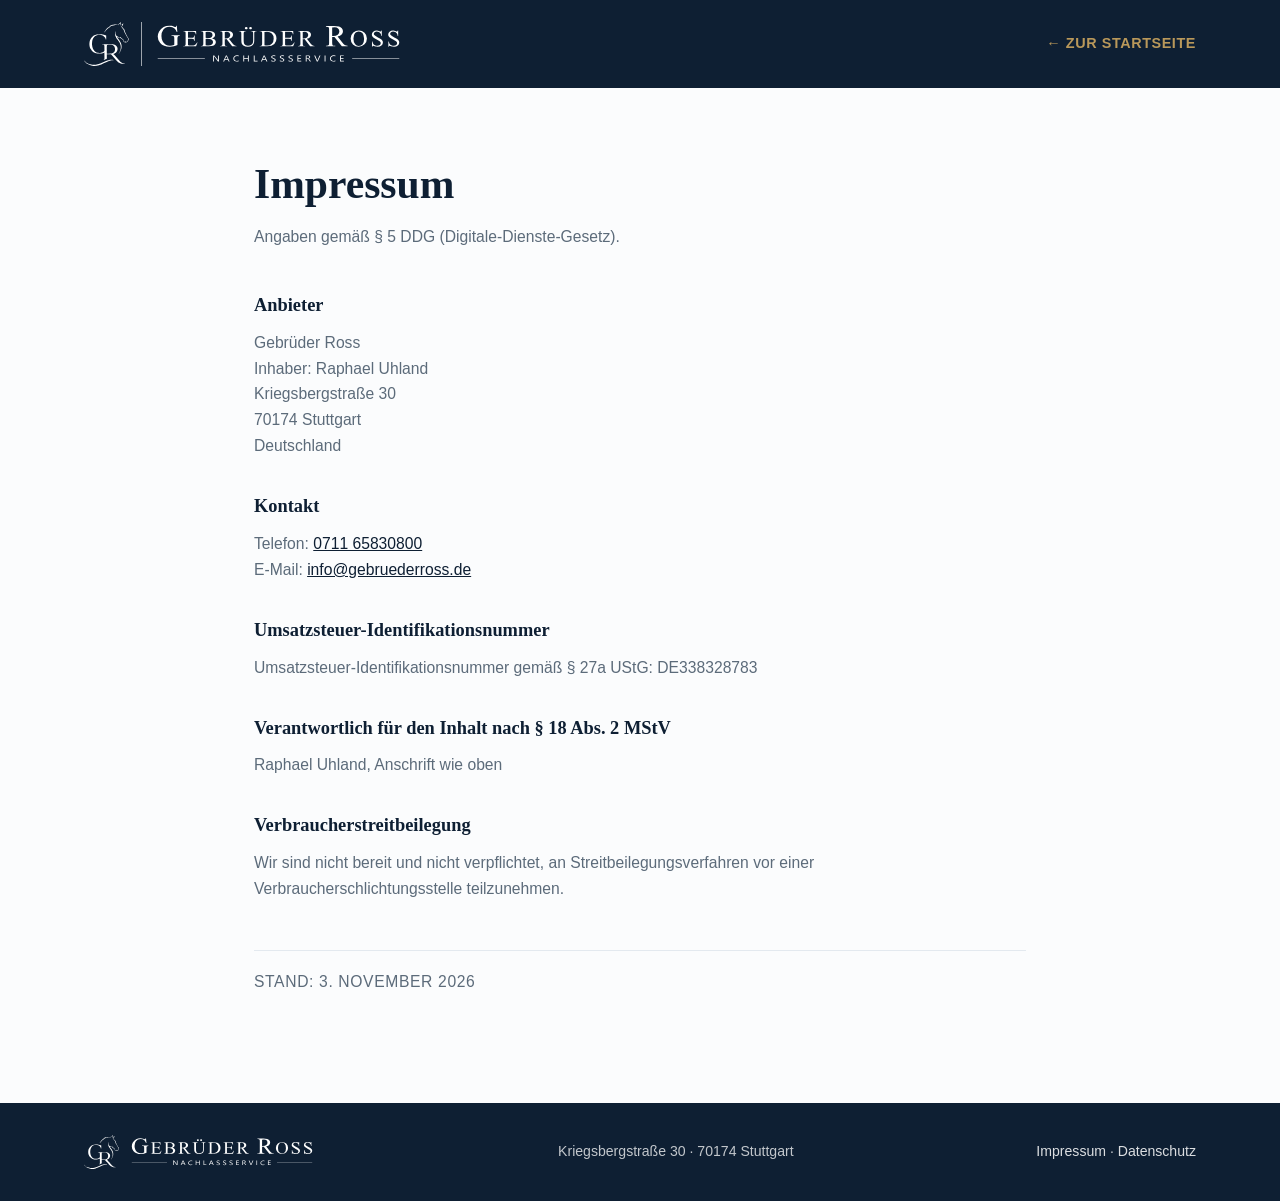
<file: impressum.html>
<!DOCTYPE html>
<html lang="de">
<head>
<meta charset="UTF-8">
<meta name="viewport" content="width=device-width, initial-scale=1.0">
<title>Impressum · Gebrüder Ross Nachlassservice Stuttgart</title>
<meta name="description" content="Impressum der Website von Gebrüder Ross, Nachlassservice im Großraum Stuttgart. Angaben gemäß § 5 DDG.">
<meta name="robots" content="index, follow">
<link rel="canonical" href="https://gebruederross.de/impressum.html">
<link rel="icon" href="/favicon.ico" sizes="any">
<link rel="icon" type="image/png" sizes="32x32" href="/favicon-32.png">
<link rel="icon" type="image/svg+xml" href="favicon.svg">
<link rel="apple-touch-icon" sizes="180x180" href="apple-touch-icon.png">
<style>
:root{
  --navy:#0e1f33;--navy-2:#16304d;--gold:#b9985a;--ink:#22303f;--muted:#5c6b7a;
  --bg:#fbfcfd;--white:#ffffff;--line:#e3e9ef;--radius:14px;
  --shadow:0 10px 40px rgba(14,31,51,.08);
  --font-serif:"Georgia","Times New Roman",serif;
  --font-sans:"Segoe UI","Helvetica Neue",Arial,sans-serif;
}
*{margin:0;padding:0;box-sizing:border-box}
body{font-family:var(--font-sans);color:var(--ink);background:var(--bg);line-height:1.65;-webkit-font-smoothing:antialiased}
img{max-width:100%;display:block}
a{color:var(--ink);text-decoration:none}
.container{max-width:1160px;margin:0 auto;padding:0 24px}
.legal-head{background:var(--navy);padding:22px 0}
.legal-head .container{display:flex;align-items:center;justify-content:space-between;gap:24px;flex-wrap:wrap}
.legal-head .logo{display:inline-flex;align-items:center;gap:12px}
.legal-head .logo-icon{height:44px;width:auto;filter:brightness(0) invert(1)}
.legal-head .logo-divider{width:1px;height:44px;background-color:rgba(255,255,255,.6)}
.legal-head .logo-text{height:40px;width:auto;filter:brightness(0) invert(1)}
.back{color:var(--gold);font-size:.9rem;font-weight:600;letter-spacing:.04em;text-transform:uppercase}
.back:hover{color:var(--white)}
.legal{padding:72px 0 96px}
.legal .container{max-width:820px}
.legal h1{font-family:var(--font-serif);color:var(--navy);font-weight:600;font-size:clamp(1.9rem,3.6vw,2.6rem);line-height:1.2;margin-bottom:14px}
.legal .lead{color:var(--muted);margin-bottom:44px}
.legal h2{font-family:var(--font-serif);color:var(--navy);font-weight:600;font-size:1.15rem;line-height:1.3;margin:36px 0 12px}
.legal h2:first-of-type{margin-top:0}
.legal p{color:var(--muted);font-size:.98rem;margin-bottom:12px}
.legal a{color:var(--navy);text-decoration:underline}
.legal a:hover{color:var(--gold)}
.legal ul{list-style:none;margin:0 0 12px}
.legal ul li{color:var(--muted);font-size:.98rem;padding-left:20px;position:relative;margin-bottom:6px}
.legal ul li::before{content:"◆";color:var(--gold);font-size:.55rem;position:absolute;left:0;top:.5em}
.todo{background:#fff6e5;border:1px dashed var(--gold);border-radius:8px;padding:2px 8px;color:#8a6a24;font-weight:600;font-size:.9rem;display:inline-block}
.note{background:var(--white);border:1px solid var(--line);border-left:3px solid var(--gold);border-radius:8px;padding:18px 22px;margin:20px 0}
.note p{margin:0;font-size:.94rem}
.stand{margin-top:48px;border-top:1px solid var(--line);padding-top:18px;color:var(--muted);font-size:.82rem;letter-spacing:.04em;text-transform:uppercase}
footer{background:var(--navy);color:rgba(255,255,255,.75);padding:32px 0;font-size:.88rem}
footer .container{display:flex;align-items:center;justify-content:space-between;gap:18px;flex-wrap:wrap}
footer .logo{display:inline-flex;align-items:center;gap:10px}
footer .logo-icon{height:34px;width:auto;filter:brightness(0) invert(1)}
footer .logo-text{height:30px;width:auto;filter:brightness(0) invert(1)}
footer a{color:rgba(255,255,255,.85)}
footer a:hover{color:var(--gold)}
@media (max-width:640px){
  .legal{padding:48px 0 72px}
  .legal-head .logo-icon{height:36px}
  .legal-head .logo-text{height:32px}
  footer .container{flex-direction:column;align-items:flex-start}
}
</style>
</head>
<body>

<div class="legal-head">
  <div class="container">
    <a href="index.html" class="logo">
      <img src="logo-icon-clean.svg" alt="Gebrüder Ross Logo" class="logo-icon">
      <span class="logo-divider"></span>
      <img src="logo-text-clean.svg" alt="Gebrüder Ross" class="logo-text">
    </a>
    <a href="index.html" class="back">← Zur Startseite</a>
  </div>
</div>

<main class="legal">
  <div class="container">
    <h1>Impressum</h1>
    <p class="lead">Angaben gemäß § 5 DDG (Digitale-Dienste-Gesetz).</p>

    <h2>Anbieter</h2>
    <p>
      Gebrüder Ross<br>
      Inhaber: Raphael Uhland<br>
      Kriegsbergstraße 30<br>
      70174 Stuttgart<br>
      Deutschland
    </p>

    <h2>Kontakt</h2>
    <p>
      Telefon: <a href="tel:+4971165830800">0711 65830800</a><br>
      E-Mail: <a href="mailto:info@gebruederross.de">info@gebruederross.de</a>
    </p>

    <h2>Umsatzsteuer-Identifikationsnummer</h2>
    <p>Umsatzsteuer-Identifikationsnummer gemäß § 27a UStG: DE338328783</p>



    <h2>Verantwortlich für den Inhalt nach § 18 Abs. 2 MStV</h2>
    <p>Raphael Uhland, Anschrift wie oben</p>

    <h2>Verbraucherstreitbeilegung</h2>
    <p>
      Wir sind nicht bereit und nicht verpflichtet, an Streitbeilegungsverfahren vor einer
      Verbraucherschlichtungsstelle teilzunehmen.
    </p>

    <p class="stand">Stand: 3. November 2026</p>
  </div>
</main>

<footer>
  <div class="container">
    <span class="logo">
      <!-- ⚡ Bolt Optimization: Lazy-load footer images -->
      <img src="logo-icon-clean.svg" alt="Gebrüder Ross Logo" class="logo-icon" loading="lazy" decoding="async">
      <img src="logo-text-clean.svg" alt="Gebrüder Ross" class="logo-text" loading="lazy" decoding="async">
    </span>
    <span>Kriegsbergstraße 30 · 70174 Stuttgart</span>
    <span><a href="impressum.html">Impressum</a> · <a href="datenschutz.html">Datenschutz</a></span>
  </div>
</footer>

</body>
</html>
</file>
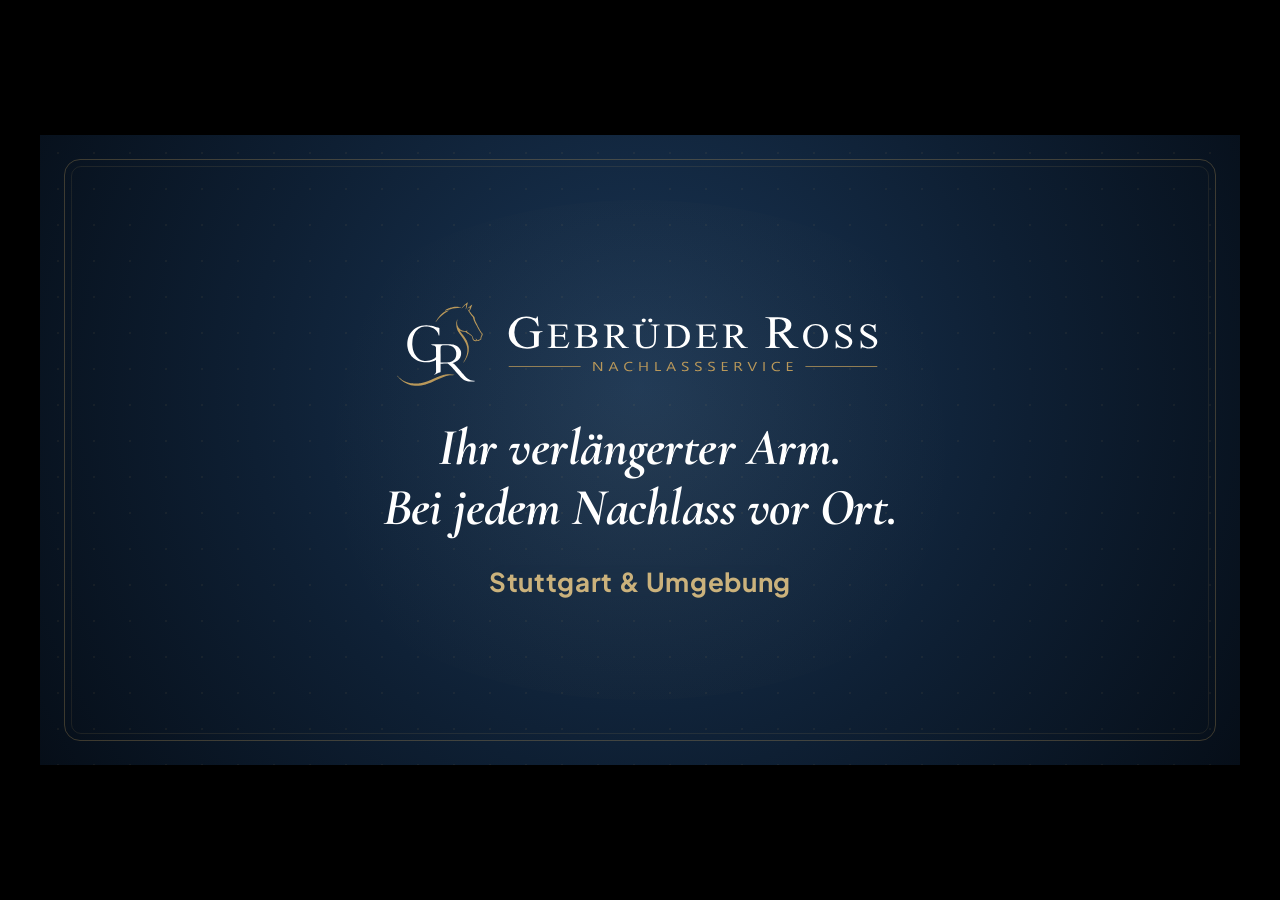
<file: og-card.html>
<!DOCTYPE html>
<html lang="de">
<head>
<meta charset="UTF-8">
<title>OG Card Preview – Gebrüder Ross</title>
<meta name="robots" content="noindex, nofollow">
<link rel="preconnect" href="https://fonts.googleapis.com">
<link rel="preconnect" href="https://fonts.gstatic.com" crossorigin>
<link href="https://fonts.googleapis.com/css2?family=Cormorant+Garamond:ital,wght@0,600;0,700;1,600;1,700&family=Plus+Jakarta+Sans:wght@500;600;700;800&display=swap" rel="stylesheet">
<style>
* { margin: 0; padding: 0; box-sizing: border-box; }
body {
  background: #000;
  display: flex;
  align-items: center;
  justify-content: center;
  min-height: 100vh;
  font-family: 'Plus Jakarta Sans', -apple-system, BlinkMacSystemFont, sans-serif;
  color: #fff;
}
.og-canvas {
  width: 1200px;
  height: 630px;
  background: radial-gradient(circle at 50% 40%, #1a3656 0%, #0e1f33 55%, #060e18 100%);
  position: relative;
  overflow: hidden;
  display: flex;
  flex-direction: column;
  align-items: center;
  justify-content: center;
  text-align: center;
  padding: 40px 80px;
}

/* Subtle background grid & ambient light */
.og-canvas::before {
  content: "";
  position: absolute;
  inset: 0;
  background-image: radial-gradient(rgba(185, 152, 90, 0.12) 1px, transparent 1px);
  background-size: 36px 36px;
  opacity: 0.6;
  pointer-events: none;
}
.ambient-glow {
  position: absolute;
  top: 50%;
  left: 50%;
  transform: translate(-50%, -50%);
  width: 750px;
  height: 500px;
  background: radial-gradient(circle, rgba(185, 152, 90, 0.22) 0%, rgba(22, 48, 77, 0) 70%);
  border-radius: 50%;
  pointer-events: none;
}

/* Luxury frame border */
.card-frame {
  position: absolute;
  inset: 24px;
  border: 1px solid rgba(185, 152, 90, 0.3);
  border-radius: 16px;
  pointer-events: none;
}
.card-frame::after {
  content: "";
  position: absolute;
  inset: 6px;
  border: 1px solid rgba(185, 152, 90, 0.12);
  border-radius: 10px;
}

/* Central Content Container (Safe Zone) */
.content-stack {
  position: relative;
  z-index: 2;
  display: flex;
  flex-direction: column;
  align-items: center;
  max-width: 980px;
}

/* Official Logo Icon */
.logo-wrap {
  margin-bottom: 20px;
  position: relative;
}
.logo-wrap img {
  height: 145px;
  width: auto;
  object-fit: contain;
  filter: drop-shadow(0 12px 30px rgba(0, 0, 0, 0.7)) drop-shadow(0 0 35px rgba(185, 152, 90, 0.4));
}

/* Official Wordmark Text (rendered in white & gold) */
.logo-text-wrap {
  margin-bottom: 24px;
  max-width: 540px;
}
.logo-text-wrap img {
  width: 100%;
  height: auto;
  filter: drop-shadow(0 4px 16px rgba(0, 0, 0, 0.6));
}

/* Core Headline */
.claim {
  font-family: 'Cormorant Garamond', Georgia, serif;
  font-size: 54px;
  line-height: 1.15;
  font-weight: 700;
  font-style: italic;
  color: #dfc58e;
  margin-bottom: 20px;
  text-shadow: 0 4px 24px rgba(0, 0, 0, 0.8), 0 0 40px rgba(185, 152, 90, 0.25);
  letter-spacing: -0.01em;
}

/* Sub-location / Tagline */
.sub-tag {
  font-size: 15px;
  font-weight: 700;
  letter-spacing: 0.26em;
  text-transform: uppercase;
  color: rgba(255, 255, 255, 0.88);
  padding: 8px 24px;
  background: rgba(14, 31, 51, 0.65);
  border: 1px solid rgba(185, 152, 90, 0.35);
  border-radius: 30px;
  backdrop-filter: blur(8px);
}
/* Central content survives landscape and square center crops. */
.og-canvas { padding: 45px 310px; }
.ambient-glow { opacity: 0.3; }
.content-stack { width: 580px; flex: none; }
.brand-lockup { display: flex; align-items: center; justify-content: center; gap: 20px; margin-bottom: 32px; }
.logo-wrap { margin-bottom: 0; display: flex; }
.logo-wrap img { height: 84px; filter: none; }
.logo-text-wrap { width: 380px; max-width: 380px; margin-bottom: 0; display: flex; }
.logo-text-wrap img { filter: none; }
.claim { width: 580px; font-size: 52px; line-height: 1.14; margin-bottom: 28px; text-shadow: none; color: #ffffff; }
.sub-tag { font-size: 26px; letter-spacing: 0.025em; text-transform: none; border: 0; padding: 0; background: none; color: #cbb27c; }
</style>
</head>
<body>

<div class="og-canvas">
  <div class="card-frame"></div>
  <div class="ambient-glow"></div>

  <div class="content-stack">
    <div class="brand-lockup">
    <!-- Official Logo Icon (Horse + GR) -->
    <div class="logo-wrap">
      <img id="brand-logo-icon" src="logo-icon-clean-white.svg" alt="Gebrüder Ross Signet">
    </div>

    <!-- Official Brand Wordmark -->
    <div class="logo-text-wrap">
      <img id="brand-logo-text" src="logo-text-clean-white.svg" alt="Gebrüder Ross – Nachlassservice">
    </div>

    </div>

    <!-- Core Headline -->
    <div class="claim">Ihr verlängerter Arm.<br>Bei jedem Nachlass vor Ort.</div>

    <!-- Sub Tag -->
    <div class="sub-tag">Stuttgart &amp; Umgebung</div>
  </div>
</div>



</body>
</html>
</file>
<file: assets/style.css>
:root{
  --navy:#0e1f33;
  --navy-2:#16304d;
  --blue:#2e6da8;
  --blue-light:#eaf2f9;
  --gold:#b9985a;
  --ink:#22303f;
  --muted:#5c6b7a;
  --bg:#fbfcfd;
  --white:#ffffff;
  --line:#e3e9ef;
  --radius:14px;
  --shadow:0 10px 40px rgba(14,31,51,.08);
  --font-serif:"Georgia","Times New Roman",serif;
  --font-sans:"Segoe UI","Helvetica Neue",Arial,sans-serif;
}
*{margin:0;padding:0;box-sizing:border-box}
html{scroll-behavior:smooth}
body{font-family:var(--font-sans);color:var(--ink);background:var(--bg);line-height:1.65;-webkit-font-smoothing:antialiased}
img{max-width:100%;display:block}
a{color:inherit;text-decoration:none}
.container{max-width:1160px;margin:0 auto;padding:0 24px}
section{padding:96px 0}
h1,h2,h3{font-family:var(--font-serif);color:var(--navy);font-weight:600;line-height:1.2}
.eyebrow{display:inline-flex;align-items:flex-start;gap:10px;font-size:.78rem;letter-spacing:.22em;text-transform:uppercase;color:var(--gold);font-weight:600;margin-bottom:18px}
.eyebrow::before{content:"";width:34px;height:1px;background:var(--gold);margin-top:0.55em;flex-shrink:0}
.section-title{font-size:clamp(1.8rem,3.4vw,2.6rem);margin-bottom:18px}
.section-lead{color:var(--muted);font-size:1.08rem;max-width:640px}

/* ---------- Nav ---------- */
nav{position:fixed;top:0;left:0;right:0;z-index:100;background:rgba(251,252,253,0);transition:background .35s,box-shadow .35s,padding .35s;padding:18px 0}
nav.scrolled{background:rgba(251,252,253,.94);backdrop-filter:blur(12px);box-shadow:0 1px 0 var(--line);padding:12px 0}
.nav-inner{display:flex;align-items:center;justify-content:space-between}
.logo{font-family:var(--font-serif);font-size:1.25rem;color:var(--white);letter-spacing:.02em;transition:color .35s;position:relative;z-index:110;display:inline-flex;align-items:center;gap:12px}
nav.scrolled .logo{color:var(--navy)}
.logo b{color:var(--gold);font-weight:600}
.logo-icon{height:48px;width:auto;transition:filter .35s;display:block}
.logo-divider{width:1px;height:48px;background-color:var(--white);margin:0 4px;transition:background-color .35s,height .35s}
.logo-text{height:44px;width:auto;transition:filter .35s;display:block}
nav.scrolled .logo-divider{background-color:var(--navy)}
nav:not(.scrolled) .logo-icon,nav:not(.scrolled) .logo-text{filter:brightness(0) invert(1)}
nav.menu-open .logo-icon,nav.menu-open .logo-text{filter:brightness(0) invert(1)!important}
nav.menu-open .logo-divider{background-color:var(--white)!important}
.nav-links{display:flex;gap:32px;align-items:center}
.nav-links a{font-size:.9rem;color:rgba(255,255,255,.85);transition:color .25s;font-weight:500}
nav.scrolled .nav-links a{color:var(--muted)}
.nav-links a:hover{color:var(--gold)}
.nav-cta{background:var(--gold);color:var(--navy)!important;padding:10px 22px;border-radius:100px;font-weight:600}
.nav-cta:hover{filter:brightness(1.08);color:var(--navy)!important}
.burger{display:none;background:none;border:none;cursor:pointer;width:32px;height:24px;position:relative;z-index:110}
.burger span{position:absolute;left:0;width:100%;height:2px;background:var(--white);transition:.3s}
nav.scrolled .burger span{background:var(--navy)}
.burger span:nth-child(1){top:2px}.burger span:nth-child(2){top:11px}.burger span:nth-child(3){top:20px}

/* ---------- Hero ---------- */
.hero{min-height:100vh;display:flex;align-items:center;position:relative;background:
  radial-gradient(ellipse 80% 60% at 70% 20%,rgba(46,109,168,.25),transparent 60%),
  radial-gradient(ellipse 60% 50% at 20% 90%,rgba(185,152,90,.12),transparent 60%),
  linear-gradient(160deg,var(--navy) 0%,var(--navy-2) 60%,#1b3a5c 100%);
  padding:140px 0 100px;overflow:hidden}
.hero::after{content:"";position:absolute;inset:0;background-image:radial-gradient(rgba(255,255,255,.05) 1px,transparent 1px);background-size:28px 28px;pointer-events:none}
.hero .container{position:relative;z-index:2}
.hero-intro{margin-bottom:44px;max-width:900px}
.hero-grid{display:grid;grid-template-columns:1.15fr .85fr;gap:60px;align-items:start}
.hero h1{color:var(--white);font-size:clamp(2.6rem,5.5vw,4.8rem);margin:0;line-height:1.15}
.mobile-block{display:block;white-space:nowrap}
.mbr{display:none}
.hero h1 em{font-style:italic;color:var(--gold)}
.hero p.sub{color:rgba(255,255,255,.78);font-size:1.15rem;max-width:540px;margin-bottom:24px}
.hero-strength{color:var(--white);font-size:1.05rem;max-width:540px;margin-bottom:24px}
.hero-strength strong{color:var(--gold)}
.hero-note{color:rgba(255,255,255,.78);font-size:.95rem;max-width:540px;margin-bottom:32px;padding-left:18px;border-left:2px solid var(--gold)}
.hero-note strong{color:var(--white)}
.hero-note a{display:inline-block;color:var(--gold);text-decoration:underline;text-underline-offset:3px;margin-top:8px}
.hero-note a:hover{color:var(--white)}
.hero .eyebrow{color:var(--gold)}
.btn-row{display:flex;gap:16px;flex-wrap:wrap}
.btn{display:inline-flex;align-items:center;gap:10px;padding:15px 32px;border-radius:100px;font-weight:600;font-size:.95rem;transition:.25s;cursor:pointer;border:none}
.btn-gold{background:var(--gold);color:var(--navy)}
.btn-gold:hover{transform:translateY(-2px);box-shadow:0 12px 30px rgba(185,152,90,.35)}
.btn-ghost{border:1px solid rgba(255,255,255,.35);color:var(--white)}
.btn-ghost:hover{border-color:var(--gold);color:var(--gold)}
.hero-card{background:rgba(255,255,255,.06);border:1px solid rgba(255,255,255,.14);border-radius:20px;padding:36px;backdrop-filter:blur(8px)}
.hero-card h3{color:var(--white);font-size:1.05rem;margin-bottom:20px;font-family:var(--font-sans);font-weight:600;letter-spacing:.04em;text-transform:uppercase;font-size:.8rem;color:var(--gold)}
.hero-card ul{list-style:none}
.hero-card li{color:rgba(255,255,255,.85);padding:11px 0;border-bottom:1px solid rgba(255,255,255,.08);display:flex;gap:12px;align-items:baseline;font-size:.95rem}
.hero-card li:last-child{border:none}
.hero-card li::before{content:"—";color:var(--gold);flex-shrink:0}
.hero-stats{display:grid;grid-template-columns:repeat(4,1fr);gap:24px;margin-top:48px}
.stat .num{font-family:var(--font-serif);font-size:2rem;color:var(--gold)}
.stat .lbl{font-size:.8rem;color:rgba(255,255,255,.6);letter-spacing:.05em;text-transform:uppercase}

/* ---------- Trust bar ---------- */
.trustbar{background:var(--white);border-bottom:1px solid var(--line);padding:26px 0}
.trustbar .container{display:flex;justify-content:center;gap:16px 48px;flex-wrap:wrap;color:var(--muted);font-size:.88rem;letter-spacing:.06em;text-transform:uppercase}
.trustbar span{display:flex;align-items:center;gap:10px;white-space:nowrap}
.trustbar svg{width:18px;height:18px;stroke:var(--gold);fill:none;flex-shrink:0}

/* ---------- Value props ---------- */
.values-grid{display:grid;grid-template-columns:repeat(2,1fr);gap:40px;margin-top:56px}
.value-card{background:var(--white);border:1px solid var(--line);border-radius:var(--radius);padding:36px 30px;transition:.3s;position:relative;overflow:hidden}
.value-card::before{content:"";position:absolute;top:0;left:0;width:100%;height:3px;background:linear-gradient(90deg,var(--gold),transparent);opacity:0;transition:.3s;pointer-events:none}
.value-card:hover{transform:translateY(-6px);box-shadow:var(--shadow)}
.value-card:hover::before{opacity:1}
.value-card .icon{width:52px;height:52px;border-radius:12px;background:var(--blue-light);display:flex;align-items:center;justify-content:center;margin-bottom:22px}
.value-card .icon svg{width:28px;height:28px;stroke:var(--blue);fill:none;display:block;flex-shrink:0}
.value-card h3{font-size:1.15rem;margin-bottom:10px}
.value-card p{color:var(--muted);font-size:.94rem}

/* ---------- About ---------- */
.about{background:var(--white)}
.about .container{display:grid;grid-template-columns:1fr 1fr;gap:72px;align-items:center}
.about-visual{position:relative}
.portrait-frame{aspect-ratio:4/5;border-radius:var(--radius);background:linear-gradient(150deg,var(--blue-light),#dce8f3);display:flex;align-items:center;justify-content:center;position:relative;overflow:hidden}
.portrait-frame::after{content:"";position:absolute;inset:16px;border:1px solid rgba(46,109,168,.25);border-radius:8px;pointer-events:none}
.portrait-frame img{width:100%;height:100%;object-fit:cover;object-position:center;display:block}
.portrait-frame .placeholder{text-align:center;color:var(--blue);opacity:.7;padding:24px}
.portrait-frame .placeholder svg{width:64px;height:64px;stroke:var(--blue);margin:0 auto 14px}
.about-badge{position:absolute;bottom:-24px;right:-16px;background:var(--navy);color:var(--white);padding:22px 28px;border-radius:var(--radius);box-shadow:var(--shadow);max-width:250px}
.about-badge .q{font-family:var(--font-serif);font-style:italic;font-size:1rem;line-height:1.5}
.about-badge .q b{color:var(--gold);font-weight:600}
.about-text .quals{display:flex;gap:14px;margin:28px 0;flex-wrap:wrap}
.qual{background:var(--blue-light);color:var(--navy-2);font-size:.82rem;font-weight:600;padding:8px 16px;border-radius:100px}
.about-text p{color:var(--muted);margin-bottom:18px}
.signature{margin-top:28px;font-family:var(--font-serif);font-style:italic;font-size:1.2rem;color:var(--navy)}

/* ---------- Process ---------- */
.process{background:linear-gradient(180deg,var(--bg),var(--blue-light) 140%)}
.steps{display:grid;grid-template-columns:repeat(4,1fr);gap:24px;margin-top:56px;counter-reset:step}
.step{background:var(--white);border:1px solid var(--line);border-radius:var(--radius);padding:32px 26px;position:relative;counter-increment:step}
.step::before{content:counter(step);font-family:var(--font-serif);font-size:2.6rem;color:var(--blue-light);font-weight:700;line-height:1;display:block;margin-bottom:16px;-webkit-text-stroke:1px var(--blue)}
.step h3{font-size:1.05rem;margin-bottom:8px}
.step p{font-size:.9rem;color:var(--muted)}

/* ---------- Services ---------- */
.services .grid{display:grid;grid-template-columns:repeat(3,1fr);gap:20px;margin-top:56px}
.svc{background:var(--white);border:1px solid var(--line);border-radius:var(--radius);padding:28px 26px;transition:.25s}
.svc:hover{border-color:var(--gold);box-shadow:var(--shadow)}
.svc h3{font-size:1.02rem;margin-bottom:8px;display:flex;gap:10px;align-items:baseline}
.svc h3::before{content:"◆";color:var(--gold);font-size:.6rem;flex-shrink:0}
.svc p{font-size:.88rem;color:var(--muted)}
.svc.featured{border-color:var(--gold);background:linear-gradient(180deg,#fffdf8,var(--white));box-shadow:var(--shadow)}
.svc.featured h3::before{content:"★"}
.svc .usp-tag{display:inline-block;font-size:.7rem;letter-spacing:.16em;text-transform:uppercase;color:var(--gold);font-weight:700;margin-bottom:10px}
/* Leistungen: am Desktop dieselbe Karte wie zuvor, auf Mobil ein Akkordeon */
.svc-acc{background:var(--white);border:1px solid var(--line);border-radius:var(--radius);padding:28px 26px;transition:.25s}
.svc-acc:hover{border-color:var(--gold);box-shadow:var(--shadow)}
.svc-acc>summary{list-style:none;display:block;cursor:default}
.svc-acc>summary::-webkit-details-marker{display:none}
.svc-acc>summary::marker{content:""}
.svc-acc>summary h3{font-size:1.02rem;margin-bottom:8px;display:flex;gap:10px;align-items:baseline}
.svc-acc>summary h3::before{content:"◆";color:var(--gold);font-size:.6rem;flex-shrink:0}
.svc-acc .usp-tag{display:block;font-size:.7rem;letter-spacing:.16em;text-transform:uppercase;color:var(--gold);font-weight:700;margin-bottom:10px}
.svc-acc.featured{border-color:var(--gold);background:linear-gradient(180deg,#fffdf8,var(--white));box-shadow:var(--shadow)}
.svc-acc.featured>summary h3::before{content:"★"}
.svc-acc .acc-body p{font-size:.88rem;color:var(--muted)}
html.js .svc-acc>summary{pointer-events:none}
.addons{margin-top:64px;background:var(--navy);border-radius:20px;padding:56px 48px;color:var(--white);position:relative;overflow:hidden}
.addons::before{content:"";position:absolute;top:-60px;right:-60px;width:280px;height:280px;border-radius:50%;background:radial-gradient(circle,rgba(185,152,90,.18),transparent 70%);pointer-events:none}
.addons h3{color:var(--white);font-size:1.5rem;margin-bottom:8px}
.addons .tag{color:var(--gold);font-size:.78rem;letter-spacing:.2em;text-transform:uppercase;font-weight:600}
.addons-grid{display:grid;grid-template-columns:repeat(3,1fr);gap:28px;margin-top:36px}
.addon h4{color:var(--gold);font-size:1rem;margin-bottom:8px;font-family:var(--font-serif)}
.addon p{color:rgba(255,255,255,.75);font-size:.88rem}
.addon-icon{width:48px;height:48px;border-radius:12px;background:rgba(185,152,90,.12);border:1px solid rgba(185,152,90,.25);display:flex;align-items:center;justify-content:center;margin-bottom:18px}
.addon-icon svg{width:30px;height:30px;display:block;flex-shrink:0}

/* ---------- Benefits ---------- */
.benefits{background:var(--white)}
.benefits .container{display:grid;grid-template-columns:.9fr 1.1fr;gap:72px;align-items:start}
.benefit-list{display:grid;gap:2px;margin-top:8px}
.benefit{display:flex;gap:20px;padding:22px 0;border-bottom:1px solid var(--line);align-items:flex-start}
.benefit:last-child{border:none}
.benefit .check{width:26px;height:26px;border-radius:50%;background:var(--blue-light);display:flex;align-items:center;justify-content:center;flex-shrink:0;margin-top:2px}
.benefit .check svg{width:14px;height:14px;stroke:var(--blue);stroke-width:3}
.benefit h3{font-size:1.02rem;font-family:var(--font-sans);font-weight:600;color:var(--navy)}
.benefit p{font-size:.9rem;color:var(--muted);margin-top:2px}
.sticky-side{position:sticky;top:120px}

/* ---------- Contact ---------- */
.contact{background:linear-gradient(160deg,var(--navy),var(--navy-2));color:var(--white);position:relative;overflow:hidden}
.contact::after{content:"";position:absolute;inset:0;background-image:radial-gradient(rgba(255,255,255,.04) 1px,transparent 1px);background-size:28px 28px;pointer-events:none}
.contact .container{position:relative;z-index:2;display:grid;grid-template-columns:1fr 1fr;gap:72px;align-items:center}
.contact h2{color:var(--white)}
.contact .section-lead{color:rgba(255,255,255,.75)}
.contact-info{margin-top:36px;display:grid;gap:20px}
.ci{display:flex;gap:16px;align-items:center}
.ci .ic{width:44px;height:44px;border-radius:10px;background:rgba(255,255,255,.08);display:flex;align-items:center;justify-content:center;flex-shrink:0}
.ci .ic svg{width:20px;height:20px;stroke:var(--gold)}
.ci .lbl{font-size:.75rem;letter-spacing:.1em;text-transform:uppercase;color:rgba(255,255,255,.5)}
.ci .val{font-size:1rem;color:var(--white)}
.contact-card{background:var(--white);border-radius:20px;padding:44px;color:var(--ink);box-shadow:0 30px 80px rgba(0,0,0,.3)}
.contact-card h3{font-size:1.3rem;margin-bottom:6px}
.contact-card>p{color:var(--muted);font-size:.92rem;margin-bottom:26px}
.field{margin-bottom:16px}
.field label{display:block;font-size:.8rem;font-weight:600;color:var(--navy);margin-bottom:6px}
.field input,.field textarea{width:100%;padding:13px 16px;border:1px solid var(--line);border-radius:10px;font-family:inherit;font-size:.95rem;background:var(--bg);transition:.2s}
.field input:focus,.field textarea:focus{outline:none;border-color:var(--blue);background:var(--white)}
.contact-card .btn{width:100%;justify-content:center;background:var(--navy);color:var(--white)}
.contact-card .btn:hover{background:var(--navy-2)}

/* ---------- Footer ---------- */
footer{background:#0a1727;color:rgba(255,255,255,.55);padding:36px 0;font-size:.85rem}
footer .container{display:flex;justify-content:space-between;gap:20px;flex-wrap:wrap;align-items:center}
footer .logo{font-size:1.05rem}
footer .logo{display:inline-flex;align-items:center;gap:12px}
footer .logo-icon{height:48px;width:auto;filter:brightness(0) invert(1)}
footer .logo-divider{width:1px;height:48px;background-color:rgba(255,255,255,0.15);margin:0 4px}
footer .logo-text{height:44px;width:auto;filter:brightness(0) invert(1)}

/* ---------- Mobile-Aufklapper (nur < 640px sichtbar) ---------- */
/* Die Klasse .js setzt ein Skript im Kopf. Ohne JavaScript bleibt alles offen
   (open steht im Markup) – dann verschwindet nichts, es gibt nur keinen Aufklapper. */
/* FAQ */
.faq-list{display:grid;grid-template-columns:1fr 1fr;gap:14px 52px;margin-top:38px;align-items:start}
.faq-item{background:var(--white);border:1px solid var(--line);border-radius:var(--radius);padding:0 22px}
.faq-item>summary{list-style:none;cursor:pointer;padding:18px 30px 18px 0;position:relative}
.faq-item>summary::-webkit-details-marker{display:none}
.faq-item>summary::after{content:"+";position:absolute;right:0;top:15px;font-family:var(--font-sans);font-size:1.35rem;line-height:1;color:var(--gold);font-weight:400}
.faq-item[open]>summary::after{content:"−"}
.faq-item[open]>summary{padding-bottom:12px}
.faq-item h3{font-family:var(--font-serif);font-size:1.02rem;font-weight:600;color:var(--navy);margin:0;line-height:1.45}
.faq-item p{font-size:.92rem;line-height:1.7;color:var(--muted);padding-bottom:20px}
html.js .fold>summary{display:none}
html.js .fold>summary::-webkit-details-marker{display:none}
html.js .fold>summary::marker{content:""}
@media(max-width:640px){
  html.js .fold>summary{display:flex;align-items:center;gap:10px;cursor:pointer;list-style:none;
    line-height:1.3;background:var(--white);border:1px solid var(--line);border-radius:100px;
    padding:13px 18px;margin-bottom:18px;font-weight:600;font-size:.88rem;color:var(--navy);
    box-shadow:0 4px 18px rgba(14,31,51,.06)}
  html.js .fold>summary::before{content:"◆";color:var(--gold);font-size:.55rem;flex-shrink:0}
  html.js .fold>summary::after{content:"▾";color:var(--gold);font-size:1rem;margin-left:auto;transition:transform .25s}
  html.js .fold[open]>summary::after{transform:rotate(180deg)}
  html.js .fold.fold-dark>summary{background:rgba(255,255,255,.08);border-color:rgba(255,255,255,.22);color:var(--white);box-shadow:none}
  /* Innerhalb der Aufklapper keine Einblend-Animation: der Inhalt muss beim Öffnen
     sofort sichtbar sein, unabhängig davon, ob die Animation anläuft. */
  .fold .reveal{opacity:1!important;transform:none!important;transition:none!important}
}
/* ---------- Reveal ---------- */
.reveal{opacity:0;transform:translateY(28px);transition:opacity .7s ease,transform .7s ease}
.reveal.visible{opacity:1;transform:none}

/* ---------- Philosophy Section ---------- */
.philosophy{background:linear-gradient(160deg,var(--navy) 0%,var(--navy-2) 60%,#1b3a5c 100%);color:var(--white);padding:96px 0;position:relative;overflow:hidden}
.philosophy::after{content:"";position:absolute;inset:0;background-image:radial-gradient(rgba(255,255,255,.04) 1px,transparent 1px);background-size:28px 28px;pointer-events:none}
.philosophy-grid{display:grid;grid-template-columns:1.1fr .9fr;gap:60px;align-items:center}
.philosophy-text h2{color:var(--white);margin-bottom:24px;font-size:clamp(1.6rem,3vw,2.2rem)}
.philosophy-list{background:rgba(255,255,255,.05);border:1px solid rgba(255,255,255,.14);border-radius:var(--radius);padding:36px;backdrop-filter:blur(8px)}
.philosophy-list h3{color:var(--gold);font-family:var(--font-sans);font-size:.85rem;font-weight:600;letter-spacing:.05em;text-transform:uppercase;margin-bottom:20px}
.doc-list{display:grid;grid-template-columns:repeat(2,1fr);gap:12px 24px;list-style:none}
.doc-list li{color:rgba(255,255,255,.85);font-size:.95rem;display:flex;align-items:center;gap:10px}
.doc-list li::before{content:"";width:6px;height:6px;border-radius:50%;background-color:var(--gold);flex-shrink:0}

/* ---------- Quote Banner ---------- */
.quote-banner{background:var(--blue-light);padding:64px 0;text-align:center;border-top:1px solid var(--line);border-bottom:1px solid var(--line)}
.quote-banner blockquote{font-family:var(--font-serif);font-style:italic;font-size:clamp(1.1rem,2.2vw,1.35rem);color:var(--navy);line-height:1.6;padding:0 24px;margin:0}

/* ---------- Responsive ---------- */
@media(max-width:980px){
  .hero-grid,.about .container,.benefits .container,.contact .container,.philosophy-grid{grid-template-columns:1fr;gap:48px}
  .values-grid,.services .grid,.addons-grid{grid-template-columns:repeat(2,1fr)}
  .steps{grid-template-columns:repeat(2,1fr)}
  .sticky-side{position:static}
  .about-badge{right:8px}
  .portrait-frame{aspect-ratio:3/2}
  .portrait-frame img{object-position:center 20%}
  .trustbar .container{display:grid;grid-template-columns:repeat(2,max-content);justify-content:center;gap:16px 48px}
}
@media(max-width:640px){
  .container{padding:0 16px}
  .nav-inner{justify-content:flex-start}
  .burger{position:absolute;right:16px}
  nav .logo{width:100%;display:flex;align-items:center;gap:8px}
  nav .logo-icon{height:40px}
  nav .logo-divider{height:40px;margin:0 2px}
  nav .logo-text{height:36px;position:absolute;left:50%;transform:translateX(-50%)}
  section{padding:64px 0}
  .values-grid,.services .grid,.addons-grid,.steps{grid-template-columns:1fr}
  .services .grid{gap:10px;margin-top:36px}
  .svc-acc{padding:0;opacity:1!important;transform:none!important;transition:none!important}
  html.js .svc-acc>summary{display:grid;grid-template-columns:1fr auto;gap:3px 12px;align-items:center;padding:15px 18px;cursor:pointer;pointer-events:auto}
  .svc-acc>summary h3{grid-column:1;grid-row:2;margin-bottom:0;font-size:.97rem}
  .svc-acc:not(.featured)>summary h3{grid-row:1/3;align-self:center}
  .svc-acc>summary .usp-tag{grid-column:1;grid-row:1;margin-bottom:0;font-size:.62rem}
  .svc-acc>summary::after{grid-column:2;grid-row:1/3;align-self:center;content:"+";color:var(--gold);font-size:1.45rem;font-weight:400;line-height:1}
  .svc-acc[open]{border-color:var(--gold)}
  .svc-acc[open]>summary::after{content:"−"}
  .svc-acc .acc-body{padding:0 18px 16px}
  .svc-acc .acc-body p{font-size:.86rem;line-height:1.6}
  /* „Gezielte Sicherung von" bleibt zweispaltig, damit es kompakt bleibt */
  .doc-list{grid-template-columns:1fr 1fr;gap:10px 14px}
  .doc-list li{font-size:.84rem;gap:8px;align-items:flex-start}
  .doc-list li::before{margin-top:7px}
  /* Zusatzleistungen: Symbol links, Überschrift und Text daneben */
  .addon{display:grid;grid-template-columns:48px 1fr;column-gap:14px;align-items:start}
  .addon-icon{grid-column:1;grid-row:1/3;margin-bottom:0}
  .addon h4{grid-column:2;grid-row:1;margin-bottom:4px}
  .addon p{grid-column:2;grid-row:2}
  .nav-links{position:fixed;inset:0;background:var(--navy);flex-direction:column;justify-content:center;gap:28px;transform:translateX(100%);transition:transform .4s cubic-bezier(.4,0,.2,1);z-index:1}
  .nav-links.open{transform:none}
  .nav-links a{color:var(--white)!important;font-size:1.2rem}
  .burger{display:block}
  nav.menu-open .logo-icon,nav.menu-open .logo-text{filter:brightness(0) invert(1)!important}
  nav.menu-open .logo-divider{background-color:var(--white)!important}
  nav.menu-open .burger span{background:var(--white)!important}
  nav.menu-open .burger span:nth-child(1){top:11px;transform:rotate(45deg)}
  nav.menu-open .burger span:nth-child(2){opacity:0}
  nav.menu-open .burger span:nth-child(3){top:11px;transform:rotate(-45deg)}
  .eyebrow{font-size:.68rem;letter-spacing:.12em}
  .faq-list{grid-template-columns:1fr;gap:12px;margin-top:26px}
  .faq-item{padding:0 18px}
  .faq-item h3{font-size:.98rem}
  .mobile-block{display:block;white-space:normal}
  .mbr{display:inline}
  .hero h1{font-size:7.6vw;line-height:1.16}
  /* Kopfzeile auf Mobil beim Herunterscrollen ausblenden, damit sie keine
     Textzeilen mitten durchschneidet; beim Hochscrollen kommt sie zurück. */
  nav{transition:background .35s,box-shadow .35s,padding .35s,transform .3s}
  nav.nav-hidden{transform:translateY(-100%)}
  .btn-row{display:flex;gap:10px}
  .btn-row .btn{flex:1;justify-content:center;padding:12px 16px;font-size:.9rem;white-space:nowrap;text-align:center}
  .hero-stats{display:grid;grid-template-columns:1fr 1fr;gap:20px 16px;margin-top:36px}
  .addons{padding:40px 28px}
  .contact-card{padding:32px 24px}
  .trustbar .container{display:grid;grid-template-columns:repeat(2,minmax(0,1fr));gap:16px 12px;text-align:left}
  .trustbar span{min-width:0;white-space:normal;align-items:flex-start;font-size:.8rem;letter-spacing:.02em;overflow-wrap:anywhere;hyphens:manual}
  .trustbar svg{margin-top:3px;flex-shrink:0}
  footer .logo-icon{height:32px}
  footer .logo-text{height:28px}
  nav.menu-open{height:100vh!important;background:var(--navy)!important;backdrop-filter:none!important;box-shadow:none!important}
}

/* ---------- Leistungsseiten (Unterseiten) ---------- */
.page-hero{padding:186px 0 76px;background:linear-gradient(160deg,var(--navy),var(--navy-2));color:var(--white);position:relative;overflow:hidden}
.page-hero .eyebrow{color:var(--gold)}
.page-hero h1{color:var(--white);font-size:clamp(2.0rem,4.2vw,3.2rem);line-height:1.2;max-width:900px;margin:0}
.page-hero .lead{color:rgba(255,255,255,.8);font-size:1.1rem;max-width:640px;margin-top:20px}
.page-hero .btn-row{margin-top:34px}
.crumbs{font-size:.76rem;letter-spacing:.14em;text-transform:uppercase;color:rgba(255,255,255,.5);margin-bottom:20px}
.crumbs a{color:rgba(255,255,255,.72);text-decoration:none}
.crumbs a:hover{color:var(--gold)}
.crumbs span{color:var(--gold)}
.split{display:grid;grid-template-columns:1.08fr .92fr;gap:56px;align-items:start}
.prose{max-width:720px}
.prose h2{font-size:clamp(1.5rem,2.4vw,1.95rem);margin:0 0 16px}
.prose h2+h3{margin-top:26px}
.prose h3{font-size:1.12rem;margin:28px 0 10px}
.prose p{color:var(--ink);font-size:1rem;line-height:1.75;margin-bottom:16px}
.prose ul{list-style:none;margin:0 0 20px}
.prose ul li{color:var(--ink);font-size:.97rem;line-height:1.6;padding-left:20px;position:relative;margin-bottom:9px}
.prose ul li::before{content:"";position:absolute;left:0;top:.52em;width:6px;height:6px;border-radius:50%;background:var(--gold)}
.side-card{background:var(--white);border:1px solid var(--line);border-radius:var(--radius);padding:30px 26px;box-shadow:var(--shadow)}
.side-card+.side-card{margin-top:22px}
.side-card h3{font-size:1rem;margin-bottom:14px}
.side-card ul{list-style:none}
.side-card ul li{color:var(--muted);font-size:.92rem;line-height:1.55;padding-left:18px;position:relative;margin-bottom:10px}
.side-card ul li::before{content:"";position:absolute;left:0;top:.55em;width:5px;height:5px;border-radius:50%;background:var(--gold)}
.page-cta{background:var(--blue-light);padding:64px 0;border-top:1px solid var(--line)}
.page-cta h2{font-size:clamp(1.4rem,2.6vw,1.9rem);margin-bottom:12px}
.page-cta p{color:var(--muted);max-width:640px;margin-bottom:24px}
.sibling-list{display:grid;grid-template-columns:repeat(3,1fr);gap:20px;margin-top:44px}
.sibling-list a{background:var(--white);border:1px solid var(--line);border-radius:var(--radius);padding:22px 24px;text-decoration:none;transition:.25s;display:block}
.sibling-list a:hover{border-color:var(--gold);box-shadow:var(--shadow)}
.sibling-list strong{display:block;font-family:var(--font-serif);color:var(--navy);font-size:1.05rem;margin-bottom:6px}
.sibling-list span{color:var(--muted);font-size:.88rem;line-height:1.5}
.acc-body .more{margin-top:14px;margin-bottom:0}
.acc-body .more a{color:var(--gold);font-weight:700;font-size:.9rem;text-decoration:none}
.acc-body .more a:hover{text-decoration:underline}
@media(max-width:980px){.split{grid-template-columns:1fr;gap:34px}.sibling-list{grid-template-columns:1fr}}
@media(max-width:640px){
  .page-hero{padding:130px 0 54px}
  .prose p{font-size:.96rem}
  .prose ul li{font-size:.92rem}
  .side-card{padding:24px 20px}
}
</file>
